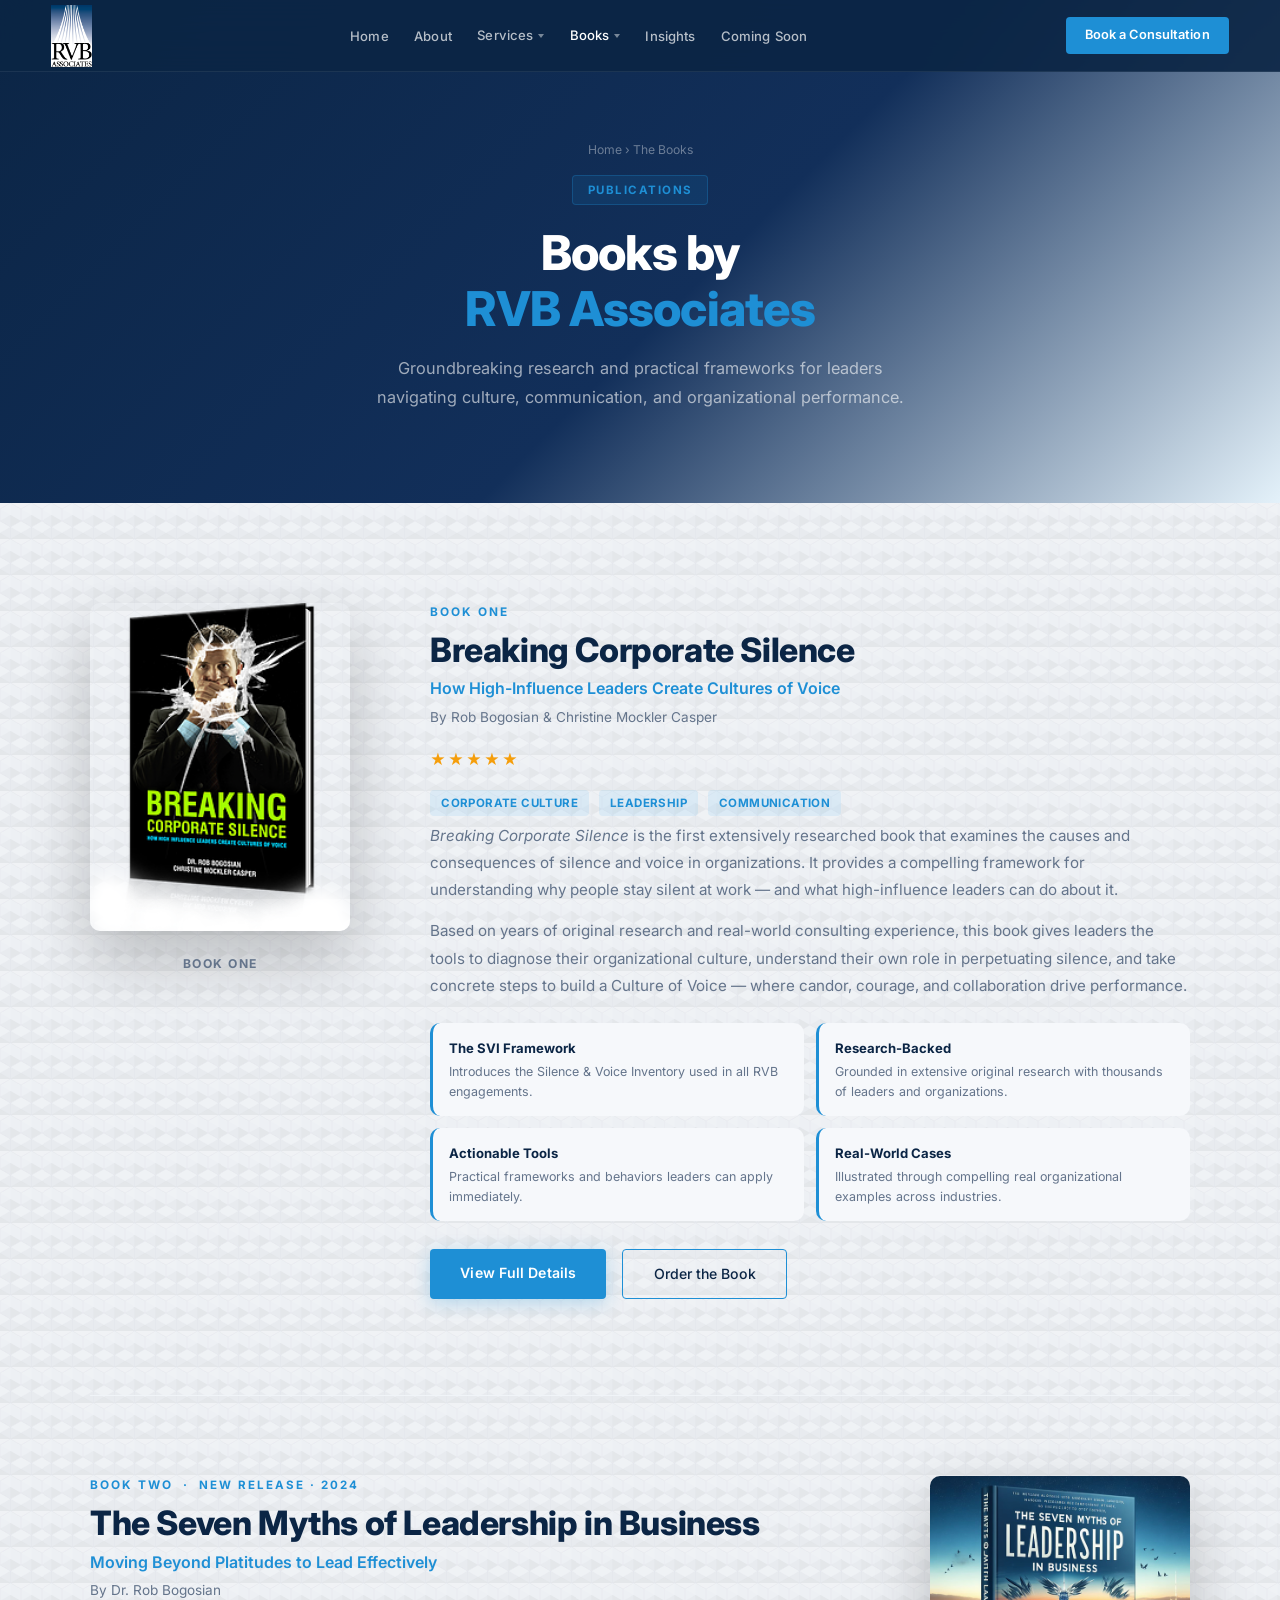
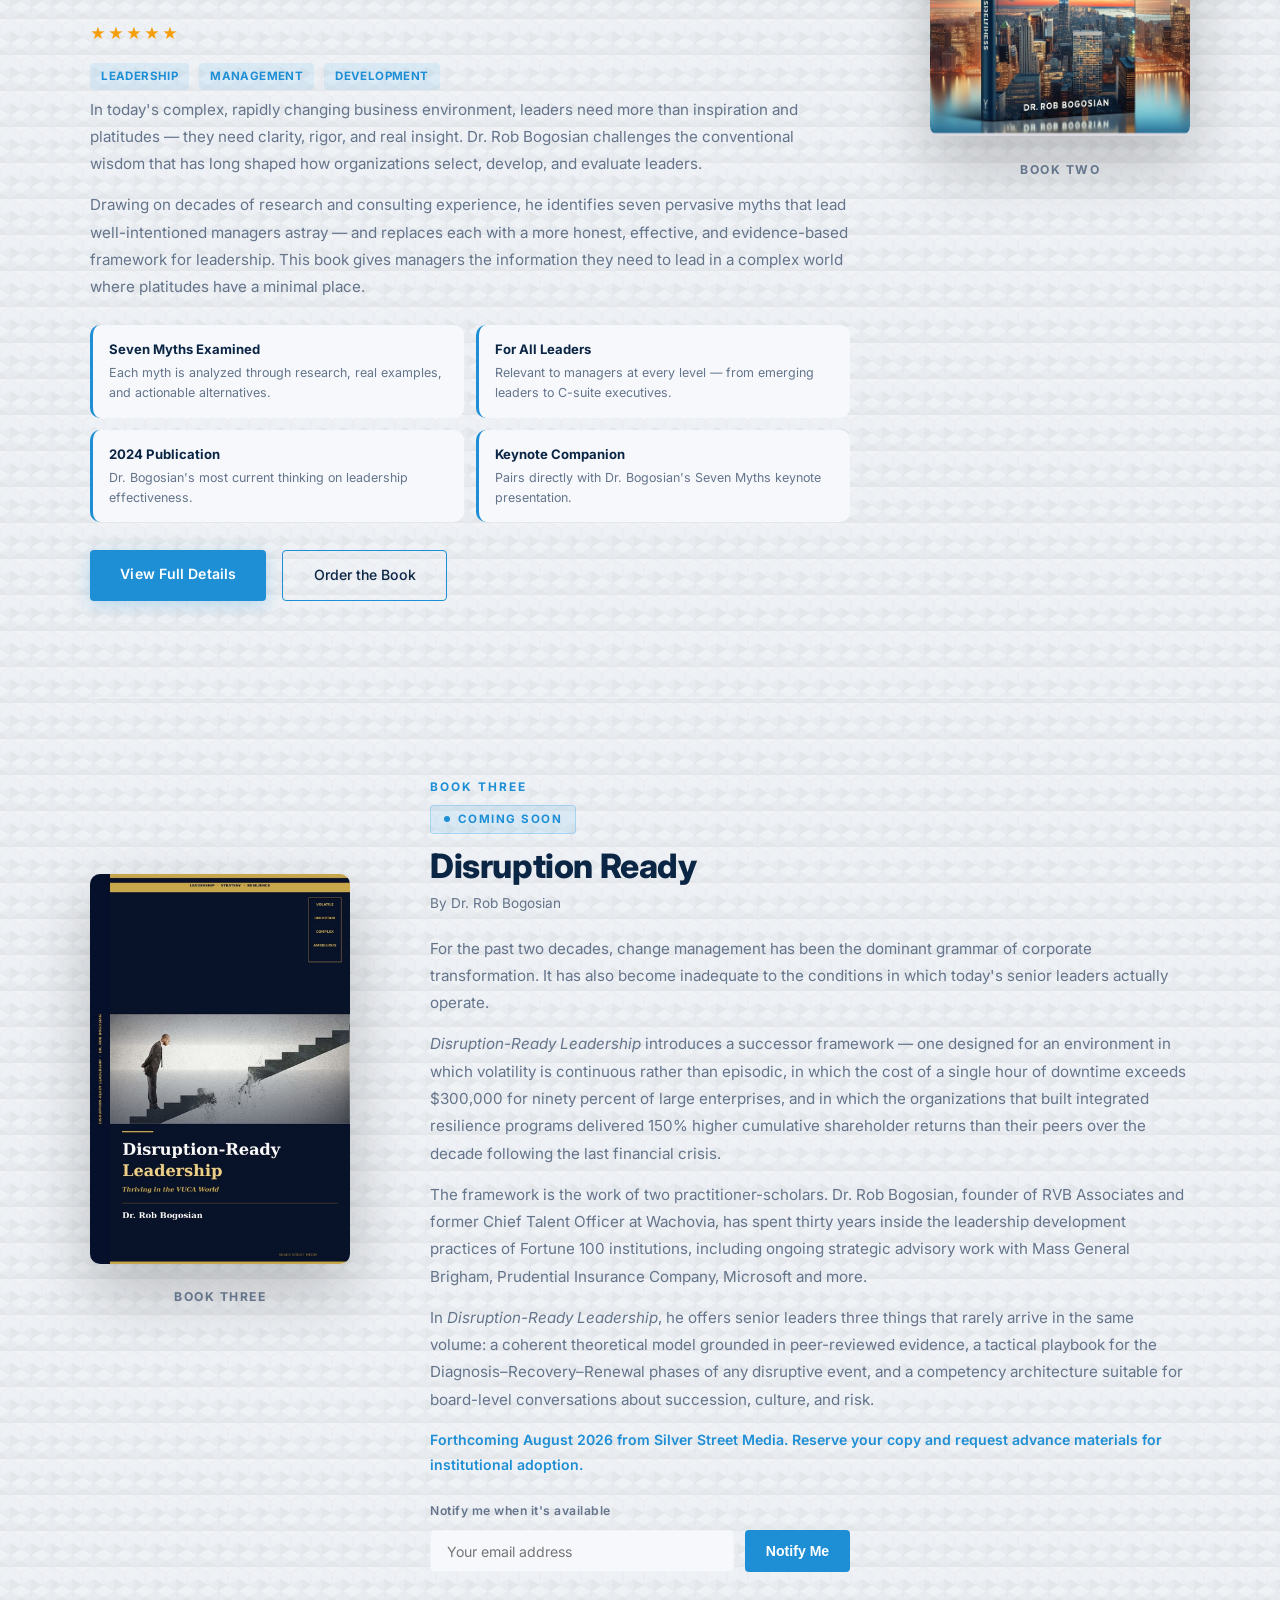
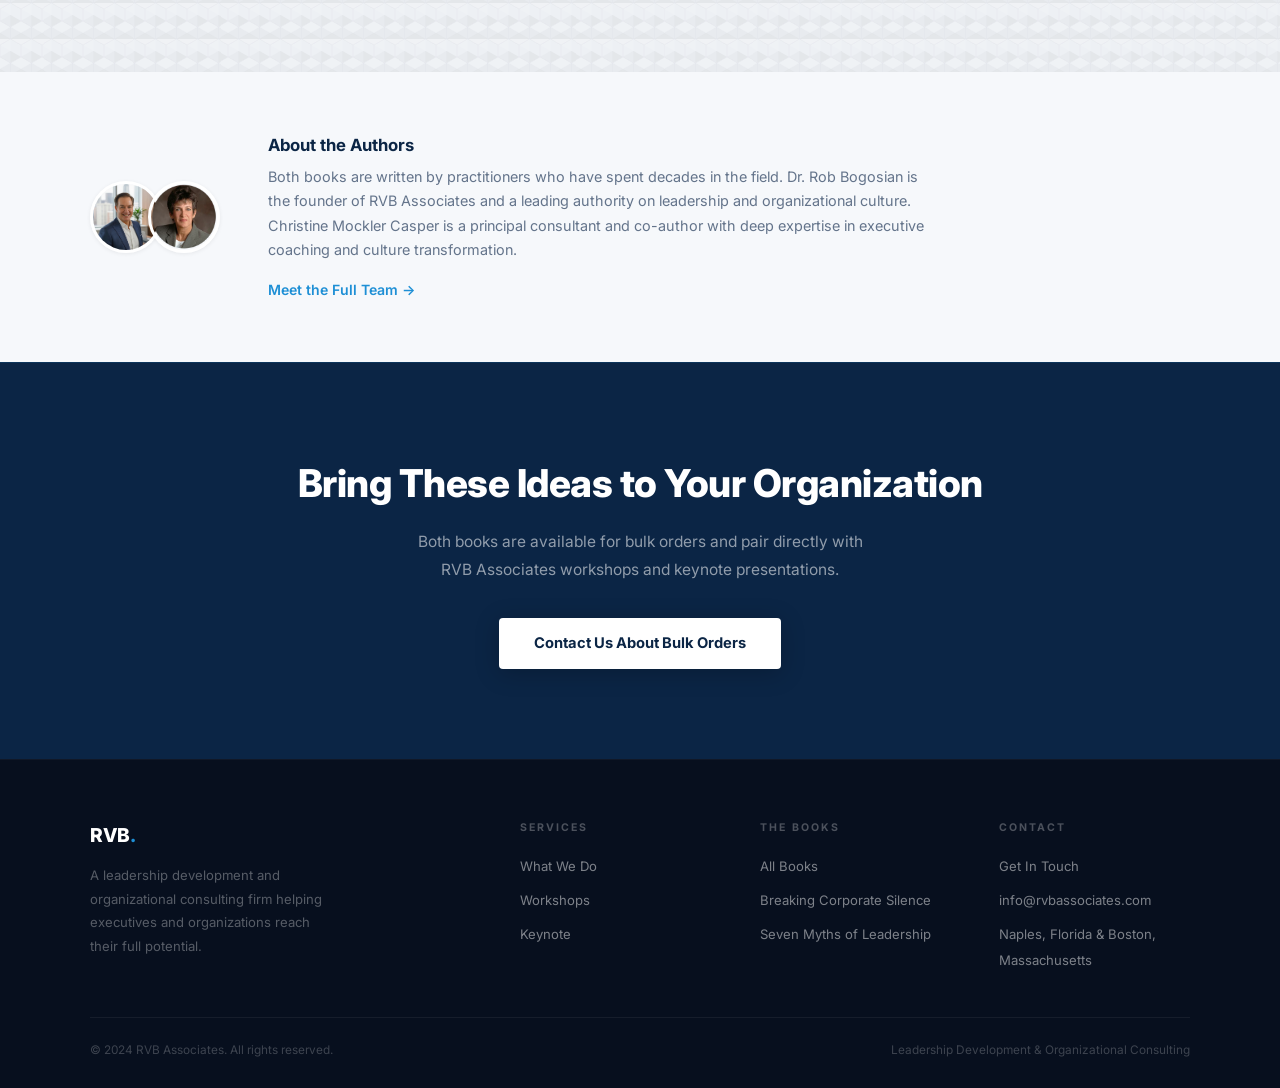
<file: books.html>
<!DOCTYPE html>
<html lang="en">
<head>
  <meta charset="UTF-8" /><meta name="viewport" content="width=device-width, initial-scale=1.0" />
  <title>Books by RVB Associates | Dr. Rob Bogosian</title>
  <link rel="preconnect" href="https://fonts.googleapis.com" />
  <link rel="preconnect" href="https://fonts.gstatic.com" crossorigin />
  <link href="https://fonts.googleapis.com/css2?family=Inter:wght@300;400;500;600;700;800&display=swap" rel="stylesheet" />
  <link rel="stylesheet" href="rvb-styles.css" />
  <style>
    /* ── BOOKS HUB ── */
    .books-hub { background: var(--white); }

    .book-feature {
      max-width: 1100px; margin: 0 auto 6rem;
      display: grid; grid-template-columns: 260px 1fr; gap: 5rem; align-items: start;
    }
    .book-feature:last-child { margin-bottom: 0; }
    .book-feature.reverse { grid-template-columns: 1fr 260px; }
    .book-feature.reverse .book-cover-col { order: 2; }
    .book-feature.reverse .book-content-col { order: 1; }

    .book-cover-col { position: sticky; top: 96px; }
    .book-cover-col img {
      width: 100%; border-radius: 10px;
      box-shadow: 0 28px 64px rgba(0,0,0,.22);
      transition: transform .35s ease, box-shadow .35s ease;
    }
    .book-cover-col img:hover { transform: translateY(-6px) rotate(-1deg); box-shadow: 0 40px 80px rgba(0,0,0,.28); }
    .cover-label { text-align: center; margin-top: 1rem; font-size: .76rem; font-weight: 700; letter-spacing: 1.5px; text-transform: uppercase; color: var(--gray-500); }

    .book-num { font-size: .74rem; font-weight: 700; letter-spacing: 2px; text-transform: uppercase; color: var(--blue); margin-bottom: .5rem; }
    .book-content-col h2 { font-size: clamp(1.5rem, 2.8vw, 2.1rem); font-weight: 800; color: var(--navy); line-height: 1.2; letter-spacing: -.4px; margin-bottom: .4rem; }
    .book-content-col .subtitle { font-size: 1rem; color: var(--blue); font-weight: 600; margin-bottom: .3rem; }
    .book-content-col .authors { font-size: .85rem; color: var(--gray-500); margin-bottom: 1.25rem; }
    .stars { color: #f59e0b; font-size: .95rem; margin-bottom: 1rem; letter-spacing: 2px; }
    .book-content-col p { font-size: .95rem; color: var(--gray-500); line-height: 1.8; margin-bottom: .85rem; }

    .book-highlights { display: grid; grid-template-columns: 1fr 1fr; gap: .75rem; margin: 1.5rem 0; }
    .highlight { background: var(--off-white); border-radius: var(--radius); padding: .9rem 1rem; border-left: 3px solid var(--blue); }
    .highlight h4 { font-size: .82rem; font-weight: 700; color: var(--navy); margin-bottom: .2rem; }
    .highlight p { font-size: .78rem; color: var(--gray-500); line-height: 1.6; margin: 0; }

    .book-actions { display: flex; gap: 1rem; flex-wrap: wrap; margin-top: 1.75rem; }
    .book-tag { display: inline-block; padding: .25rem .7rem; background: rgba(46,163,242,.1); color: var(--blue); border-radius: 4px; font-size: .72rem; font-weight: 700; text-transform: uppercase; letter-spacing: .4px; margin-right: .35rem; margin-bottom: .35rem; }

    .divider { max-width: 1100px; margin: 0 auto; height: 1px; background: var(--gray-100); }

    /* Author strip */
    .author-strip { background: var(--off-white); padding: 60px 5%; }
    .author-strip-inner { max-width: 1100px; margin: 0 auto; display: grid; grid-template-columns: auto 1fr; gap: 3rem; align-items: center; }
    .author-photos { display: flex; gap: -1rem; }
    .author-photos img { width: 72px; height: 72px; border-radius: 50%; object-fit: cover; border: 3px solid var(--white); box-shadow: var(--shadow-sm); margin-left: -14px; }
    .author-photos img:first-child { margin-left: 0; }
    .author-strip h3 { font-size: 1.05rem; font-weight: 700; color: var(--navy); margin-bottom: .35rem; }
    .author-strip p { font-size: .9rem; color: var(--gray-500); line-height: 1.7; max-width: 660px; }

    @media (max-width: 860px) {
      .book-feature, .book-feature.reverse { grid-template-columns: 1fr; gap: 2.5rem; }
      .book-feature.reverse .book-cover-col, .book-feature.reverse .book-content-col { order: unset; }
      .book-cover-col { position: static; max-width: 200px; }
      .book-highlights { grid-template-columns: 1fr; }
      .author-strip-inner { grid-template-columns: 1fr; gap: 1.5rem; }
    }
  </style>
</head>
<body>
<nav id="navbar">
  <a href="index.html" class="nav-logo"><img src="Images/RVB_Associates_logo_high_res.png" alt="RVB Associates" /></a>
  <ul class="nav-links">
    <li><a href="index.html">Home</a></li>
    <li><a href="about.html">About</a></li>
    <li class="has-dropdown">
      <a href="what-we-do.html">Services</a>
      <ul class="dropdown">
        <li><a href="what-we-do.html">What We Do</a></li>
        <li><a href="workshops.html">Workshops</a></li>
        <li><a href="keynote.html">Keynote Speaking</a></li>
      </ul>
    </li>
    <li class="has-dropdown"><a href="books.html" class="active">Books</a><ul class="dropdown"><li><a href="the-book.html">Breaking Corporate Silence</a></li><li><a href="seven-myths.html">Seven Myths of Leadership</a></li><li><a href="books.html#disruption-ready">Disruption Ready</a></li></ul></li>
    <li><a href="newsroom.html">Insights</a></li>
    <li><a href="disruption-ready.html">Coming Soon</a></li>
  </ul>
  <button class="nav-hamburger" aria-label="Toggle navigation"><span></span><span></span><span></span></button>
  <a href="contact.html" class="nav-cta">Book a Consultation</a>
</nav>

<div class="page-hero">
  <div class="breadcrumb"><a href="index.html">Home</a> &rsaquo; <span>The Books</span></div>
  <div class="page-hero-badge">Publications</div>
  <h1>Books by<br/><em>RVB Associates</em></h1>
  <p>Groundbreaking research and practical frameworks for leaders navigating culture, communication, and organizational performance.</p>
</div>

<!-- BOOKS HUB -->
<section class="books-hub">
  <div class="container">

    <!-- BOOK 1 -->
    <div class="book-feature fade-up">
      <div class="book-cover-col">
        <img src="Images/ImageDownloader_rvbassociates.com_corporate-silence-book.png" alt="Breaking Corporate Silence" />
        <div class="cover-label">Book One</div>
      </div>
      <div class="book-content-col">
        <div class="book-num">Book One</div>
        <h2>Breaking Corporate Silence</h2>
        <div class="subtitle">How High-Influence Leaders Create Cultures of Voice</div>
        <div class="authors">By Rob Bogosian &amp; Christine Mockler Casper</div>
        <div class="stars">★★★★★</div>
        <span class="book-tag">Corporate Culture</span>
        <span class="book-tag">Leadership</span>
        <span class="book-tag">Communication</span>
        <p><em>Breaking Corporate Silence</em> is the first extensively researched book that examines the causes and consequences of silence and voice in organizations. It provides a compelling framework for understanding why people stay silent at work — and what high-influence leaders can do about it.</p>
        <p>Based on years of original research and real-world consulting experience, this book gives leaders the tools to diagnose their organizational culture, understand their own role in perpetuating silence, and take concrete steps to build a Culture of Voice — where candor, courage, and collaboration drive performance.</p>
        <div class="book-highlights">
          <div class="highlight"><h4>The SVI Framework</h4><p>Introduces the Silence &amp; Voice Inventory used in all RVB engagements.</p></div>
          <div class="highlight"><h4>Research-Backed</h4><p>Grounded in extensive original research with thousands of leaders and organizations.</p></div>
          <div class="highlight"><h4>Actionable Tools</h4><p>Practical frameworks and behaviors leaders can apply immediately.</p></div>
          <div class="highlight"><h4>Real-World Cases</h4><p>Illustrated through compelling real organizational examples across industries.</p></div>
        </div>
        <div class="book-actions">
          <a href="the-book.html" class="btn-primary">View Full Details</a>
          <a href="contact.html" class="btn-outline">Order the Book</a>
        </div>
      </div>
    </div>

    <div class="divider" style="margin:5rem auto;"></div>

    <!-- BOOK 2 -->
    <div class="book-feature reverse fade-up">
      <div class="book-content-col">
        <div class="book-num">Book Two &nbsp;·&nbsp; <span style="color:var(--blue);font-size:.72rem;">New Release · 2024</span></div>
        <h2>The Seven Myths of Leadership in Business</h2>
        <div class="subtitle">Moving Beyond Platitudes to Lead Effectively</div>
        <div class="authors">By Dr. Rob Bogosian</div>
        <div class="stars">★★★★★</div>
        <span class="book-tag">Leadership</span>
        <span class="book-tag">Management</span>
        <span class="book-tag">Development</span>
        <p>In today's complex, rapidly changing business environment, leaders need more than inspiration and platitudes — they need clarity, rigor, and real insight. Dr. Rob Bogosian challenges the conventional wisdom that has long shaped how organizations select, develop, and evaluate leaders.</p>
        <p>Drawing on decades of research and consulting experience, he identifies seven pervasive myths that lead well-intentioned managers astray — and replaces each with a more honest, effective, and evidence-based framework for leadership. This book gives managers the information they need to lead in a complex world where platitudes have a minimal place.</p>
        <div class="book-highlights">
          <div class="highlight"><h4>Seven Myths Examined</h4><p>Each myth is analyzed through research, real examples, and actionable alternatives.</p></div>
          <div class="highlight"><h4>For All Leaders</h4><p>Relevant to managers at every level — from emerging leaders to C-suite executives.</p></div>
          <div class="highlight"><h4>2024 Publication</h4><p>Dr. Bogosian's most current thinking on leadership effectiveness.</p></div>
          <div class="highlight"><h4>Keynote Companion</h4><p>Pairs directly with Dr. Bogosian's Seven Myths keynote presentation.</p></div>
        </div>
        <div class="book-actions">
          <a href="seven-myths.html" class="btn-primary">View Full Details</a>
          <a href="contact.html" class="btn-outline">Order the Book</a>
        </div>
      </div>
      <div class="book-cover-col">
        <img src="Images/ImageDownloader_rvbassociates.com_7-Myths-of-Leadership-Book.jpg" alt="The Seven Myths of Leadership in Business" />
        <div class="cover-label">Book Two</div>
      </div>
    </div>

    <div class="divider" style="margin:5rem auto;"></div>

    <!-- BOOK 3 — COMING SOON -->
    <div id="disruption-ready" class="book-feature fade-up">
      <div class="book-cover-col" style="position:relative;">
        <img src="Images/Disruption_Ready_Book_Cover.jpeg" alt="Disruption Ready" />
        <div class="cover-label">Book Three</div>
      </div>
      <div class="book-content-col">
        <div class="book-num">Book Three</div>
        <div style="display:inline-flex;align-items:center;gap:.5rem;background:rgba(46,163,242,.1);border:1px solid rgba(46,163,242,.28);color:var(--blue);padding:.28rem .8rem;border-radius:4px;font-size:.72rem;font-weight:700;letter-spacing:1.5px;text-transform:uppercase;margin-bottom:.75rem;">
          <span style="width:6px;height:6px;border-radius:50%;background:var(--blue);display:inline-block;"></span>Coming Soon
        </div>
        <h2>Disruption Ready</h2>
        <div class="authors">By Dr. Rob Bogosian</div>
        <p>For the past two decades, change management has been the dominant grammar of corporate transformation. It has also become inadequate to the conditions in which today's senior leaders actually operate.</p>
        <p><em>Disruption-Ready Leadership</em> introduces a successor framework — one designed for an environment in which volatility is continuous rather than episodic, in which the cost of a single hour of downtime exceeds $300,000 for ninety percent of large enterprises, and in which the organizations that built integrated resilience programs delivered 150% higher cumulative shareholder returns than their peers over the decade following the last financial crisis.</p>
        <p>The framework is the work of two practitioner-scholars. Dr. Rob Bogosian, founder of RVB Associates and former Chief Talent Officer at Wachovia, has spent thirty years inside the leadership development practices of Fortune 100 institutions, including ongoing strategic advisory work with Mass General Brigham, Prudential Insurance Company, Microsoft and more.</p>
        <p>In <em>Disruption-Ready Leadership</em>, he offers senior leaders three things that rarely arrive in the same volume: a coherent theoretical model grounded in peer-reviewed evidence, a tactical playbook for the Diagnosis–Recovery–Renewal phases of any disruptive event, and a competency architecture suitable for board-level conversations about succession, culture, and risk.</p>
        <p style="font-size:.88rem;color:var(--blue);font-weight:600;">Forthcoming August 2026 from Silver Street Media. Reserve your copy and request advance materials for institutional adoption.</p>
        <div style="margin-top:1.5rem;">
          <div style="font-size:.76rem;font-weight:600;color:var(--gray-500);letter-spacing:.5px;margin-bottom:.6rem;">Notify me when it's available</div>
          <div style="display:flex;gap:.7rem;flex-wrap:wrap;max-width:420px;">
            <input type="email" placeholder="Your email address" style="flex:1;min-width:180px;padding:.72rem 1rem;background:var(--off-white);border:1.5px solid var(--gray-100);border-radius:4px;font-family:'Inter',sans-serif;font-size:.88rem;color:var(--navy);outline:none;transition:border-color .25s;" onfocus="this.style.borderColor='var(--blue)'" onblur="this.style.borderColor='var(--gray-100)'" />
            <button type="button" style="background:var(--blue);color:var(--white);border:none;padding:.72rem 1.3rem;border-radius:4px;font-size:.88rem;font-weight:600;cursor:pointer;white-space:nowrap;transition:background .25s;" onmouseover="this.style.background='var(--blue-dark)'" onmouseout="this.style.background='var(--blue)'">Notify Me</button>
          </div>
        </div>
      </div>
    </div>

  </div>
</section>

<!-- AUTHOR STRIP -->
<div class="author-strip">
  <div class="author-strip-inner">
    <div class="author-photos">
      <img src="Images/Rob bogosian.jpeg" alt="Dr. Rob Bogosian" />
      <img src="Images/ImageDownloader_rvbassociates.com_rvb-christine-mockler-casper.png" alt="Christine Mockler Casper" />
    </div>
    <div>
      <h3>About the Authors</h3>
      <p>Both books are written by practitioners who have spent decades in the field. Dr. Rob Bogosian is the founder of RVB Associates and a leading authority on leadership and organizational culture. Christine Mockler Casper is a principal consultant and co-author with deep expertise in executive coaching and culture transformation.</p>
      <a href="about.html" style="display:inline-block;margin-top:1rem;font-size:.88rem;font-weight:600;color:var(--blue);text-decoration:none;">Meet the Full Team →</a>
    </div>
  </div>
</div>

<!-- CTA -->
<div class="cta-banner fade-up">
  <h2>Bring These Ideas to Your Organization</h2>
  <p>Both books are available for bulk orders and pair directly with RVB Associates workshops and keynote presentations.</p>
  <a href="contact.html" class="btn-white">Contact Us About Bulk Orders</a>
</div>

<footer>
  <div class="footer-grid">
    <div class="footer-brand"><div class="footer-logo">RVB<span>.</span></div><p>A leadership development and organizational consulting firm helping executives and organizations reach their full potential.</p></div>
    <div class="footer-col"><h4>Services</h4><ul><li><a href="what-we-do.html">What We Do</a></li><li><a href="workshops.html">Workshops</a></li><li><a href="keynote.html">Keynote</a></li></ul></div>
    <div class="footer-col"><h4>The Books</h4><ul><li><a href="books.html">All Books</a></li><li><a href="the-book.html">Breaking Corporate Silence</a></li><li><a href="seven-myths.html">Seven Myths of Leadership</a></li></ul></div>
    <div class="footer-col"><h4>Contact</h4><ul><li><a href="contact.html">Get In Touch</a></li><li><a href="mailto:info@rvbassociates.com">info@rvbassociates.com</a></li><li><a href="#">Naples, Florida &amp; Boston, Massachusetts</a></li></ul></div>
  </div>
  <div class="footer-bottom"><p>&copy; 2024 RVB Associates. All rights reserved.</p><p>Leadership Development &amp; Organizational Consulting</p></div>
</footer>
<script>
  const nb = document.getElementById('navbar');
  window.addEventListener('scroll', () => nb.classList.toggle('scrolled', window.scrollY > 40));
  document.querySelector('.nav-hamburger').addEventListener('click', () => nb.classList.toggle('nav-open'));
  document.querySelectorAll('.nav-links a').forEach(a => a.addEventListener('click', () => nb.classList.remove('nav-open')));
  const obs = new IntersectionObserver(e => e.forEach(x => x.isIntersecting && x.target.classList.add('visible')), { threshold: 0.1 });
  document.querySelectorAll('.fade-up').forEach(el => obs.observe(el));
</script>
</body>
</html>
</file>
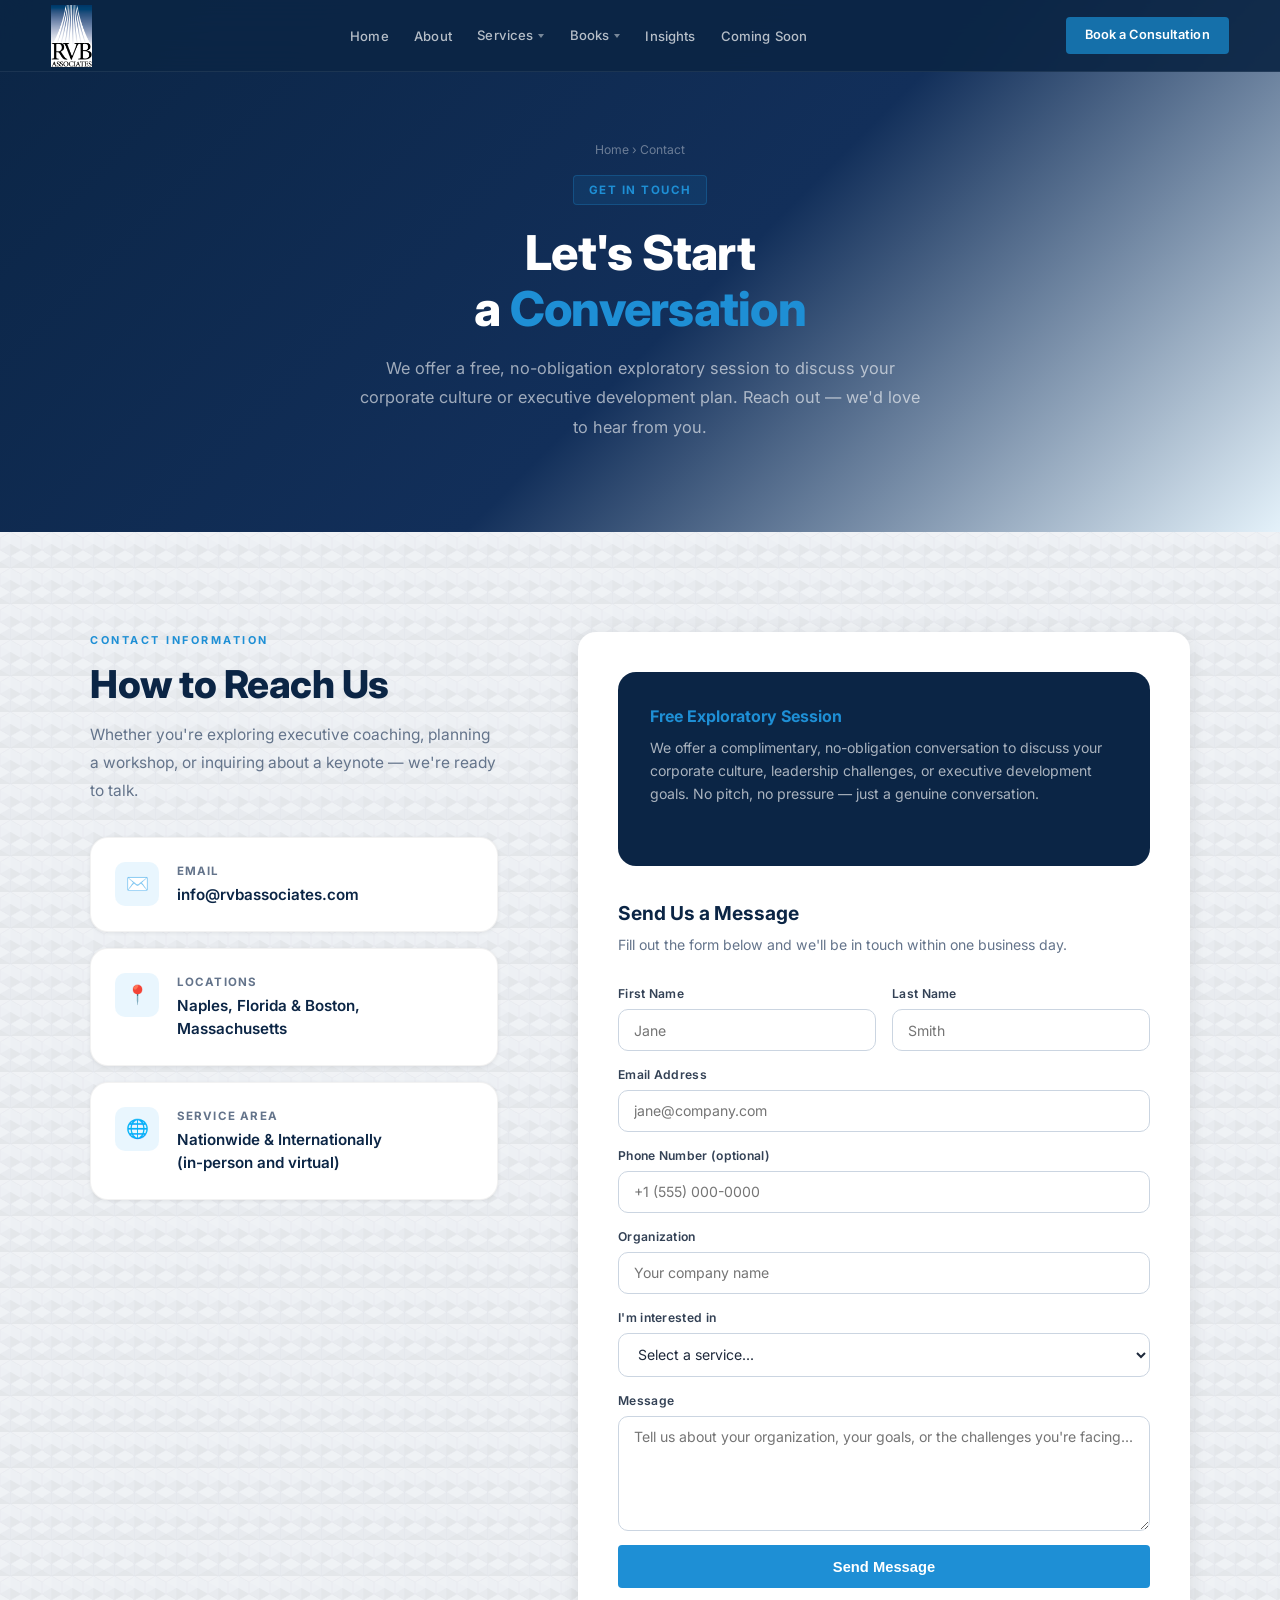
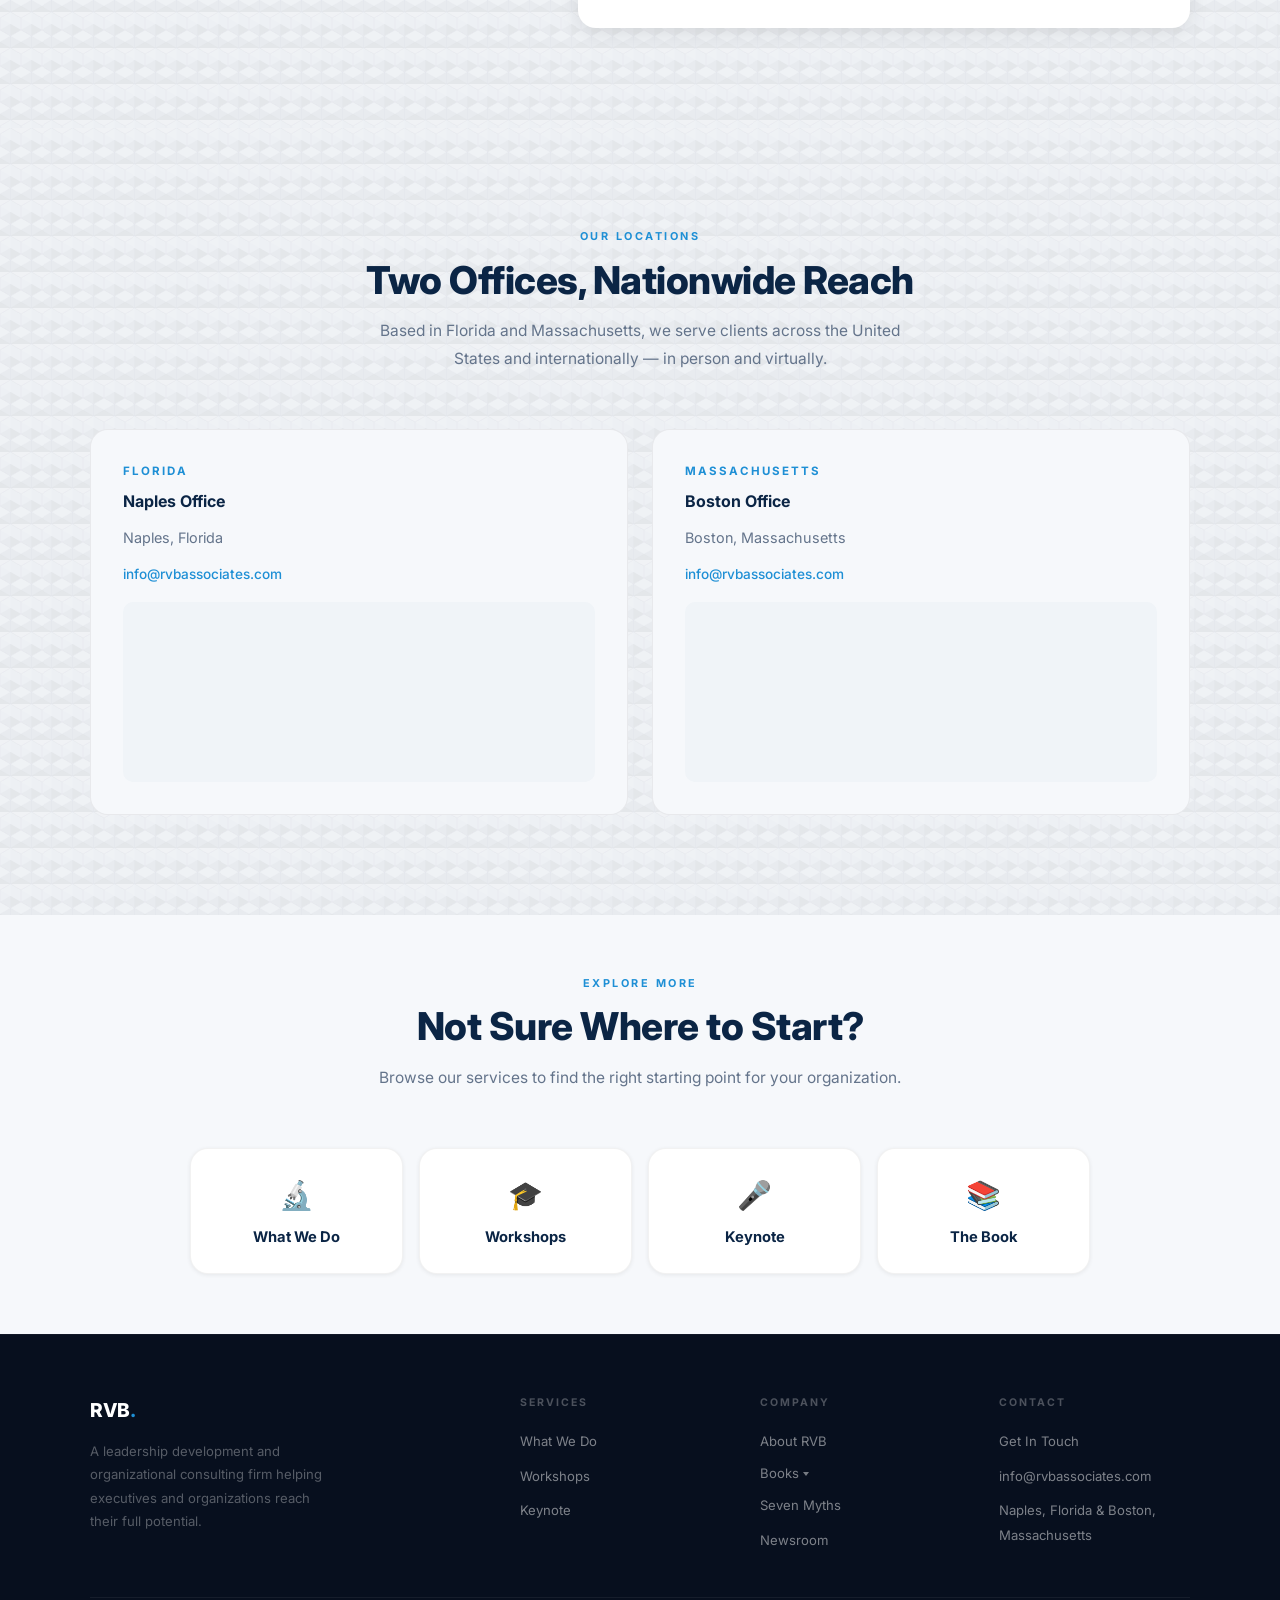
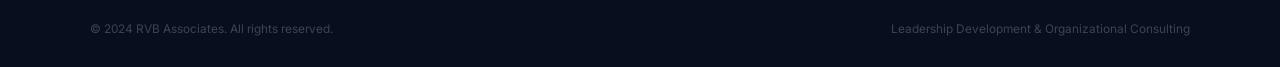
<file: contact.html>
<!DOCTYPE html>
<html lang="en">
<head>
  <meta charset="UTF-8" /><meta name="viewport" content="width=device-width, initial-scale=1.0" />
  <title>Contact RVB Associates | Schedule a Free Consultation</title>
  <link rel="preconnect" href="https://fonts.googleapis.com" />
  <link rel="preconnect" href="https://fonts.gstatic.com" crossorigin />
  <link href="https://fonts.googleapis.com/css2?family=Inter:wght@300;400;500;600;700;800&display=swap" rel="stylesheet" />
  <link rel="stylesheet" href="rvb-styles.css" />
  <style>
    .contact-section { background: var(--off-white); }
    .contact-grid { display: grid; grid-template-columns: 1fr 1.5fr; gap: 5rem; align-items: start; max-width: 1100px; margin: 0 auto; }
    .contact-info-block { display: flex; flex-direction: column; gap: 1rem; margin-top: 2rem; }
    .info-card { background: var(--white); border-radius: var(--radius-lg); padding: 1.5rem; display: flex; gap: 1.1rem; align-items: flex-start; box-shadow: var(--shadow-sm); border: 1px solid rgba(0,0,0,.05); transition: transform var(--transition); }
    .info-card:hover { transform: translateY(-2px); }
    .info-icon { width: 44px; height: 44px; border-radius: 10px; background: rgba(46,163,242,.1); color: var(--blue); display: flex; align-items: center; justify-content: center; font-size: 1.15rem; flex-shrink: 0; }
    .info-label { font-size: .72rem; font-weight: 700; letter-spacing: 1.2px; text-transform: uppercase; color: var(--gray-500); margin-bottom: .25rem; }
    .info-val { font-size: .95rem; color: var(--navy); font-weight: 600; line-height: 1.5; }
    .info-val a { color: var(--navy); text-decoration: none; }
    .info-val a:hover { color: var(--blue); }

    .offices { background: var(--white); }
    .offices-grid { display: grid; grid-template-columns: 1fr 1fr; gap: 1.5rem; max-width: 1100px; margin: 0 auto; }
    .office-card { background: var(--off-white); border-radius: var(--radius-lg); padding: 2rem; border: 1.5px solid rgba(0,0,0,.06); }
    .office-city { font-size: .72rem; font-weight: 700; letter-spacing: 2px; text-transform: uppercase; color: var(--blue); margin-bottom: .5rem; }
    .office-card h3 { font-size: 1rem; font-weight: 700; color: var(--navy); margin-bottom: .75rem; }
    .office-card p { font-size: .9rem; color: var(--gray-500); line-height: 1.7; }
    .office-map { height: 180px; background: var(--gray-100); border-radius: var(--radius); margin-top: 1rem; display: flex; align-items: center; justify-content: center; overflow: hidden; }
    .office-map iframe { width: 100%; height: 100%; border: none; filter: grayscale(20%); }

    .contact-form-wrap { background: var(--white); border-radius: var(--radius-lg); padding: 2.5rem; box-shadow: var(--shadow-md); }
    .contact-form-wrap h3 { font-size: 1.2rem; font-weight: 700; color: var(--navy); margin-bottom: .35rem; }
    .contact-form-wrap p { font-size: .88rem; color: var(--gray-500); margin-bottom: 1.75rem; line-height: 1.6; }

    .free-offer { background: var(--navy); border-radius: var(--radius-lg); padding: 2rem; margin-bottom: 2rem; }
    .free-offer h4 { font-size: 1rem; font-weight: 700; color: var(--blue); margin-bottom: .4rem; }
    .free-offer p { font-size: .88rem; color: rgba(255,255,255,.65); line-height: 1.65; }

    @media (max-width: 860px) {
      .contact-grid, .offices-grid { grid-template-columns: 1fr; gap: 2.5rem; }
    }
  </style>
</head>
<body>
<nav id="navbar">
  <a href="index.html" class="nav-logo"><img src="Images/RVB_Associates_logo_high_res.png" alt="RVB Associates" /></a>
  <ul class="nav-links">
    <li><a href="index.html">Home</a></li>
    <li><a href="about.html">About</a></li>
    <li class="has-dropdown">
      <a href="what-we-do.html">Services</a>
      <ul class="dropdown">
        <li><a href="what-we-do.html">What We Do</a></li>
        <li><a href="workshops.html">Workshops</a></li>
        <li><a href="keynote.html">Keynote Speaking</a></li>
      </ul>
    </li>
    <li class="has-dropdown"><a href="books.html">Books</a><ul class="dropdown"><li><a href="the-book.html">Breaking Corporate Silence</a></li><li><a href="seven-myths.html">Seven Myths of Leadership</a></li><li><a href="books.html#disruption-ready">Disruption Ready</a></li></ul></li>
    <li><a href="newsroom.html">Insights</a></li>
    <li><a href="disruption-ready.html">Coming Soon</a></li>
  </ul>
  <button class="nav-hamburger" aria-label="Toggle navigation"><span></span><span></span><span></span></button>
  <a href="contact.html" class="nav-cta active" style="background:var(--blue-dark);">Book a Consultation</a>
</nav>

<div class="page-hero">
  <div class="breadcrumb"><a href="index.html">Home</a> &rsaquo; <span>Contact</span></div>
  <div class="page-hero-badge">Get In Touch</div>
  <h1>Let's Start<br/>a <em>Conversation</em></h1>
  <p>We offer a free, no-obligation exploratory session to discuss your corporate culture or executive development plan. Reach out — we'd love to hear from you.</p>
</div>

<!-- CONTACT MAIN -->
<section class="contact-section">
  <div class="contact-grid">
    <div>
      <div class="section-label fade-up">Contact Information</div>
      <h2 class="section-title fade-up">How to Reach Us</h2>
      <p class="section-sub fade-up">Whether you're exploring executive coaching, planning a workshop, or inquiring about a keynote — we're ready to talk.</p>
      <div class="contact-info-block">
        <div class="info-card fade-up">
          <div class="info-icon">✉️</div>
          <div><div class="info-label">Email</div><div class="info-val"><a href="mailto:info@rvbassociates.com">info@rvbassociates.com</a></div></div>
        </div>
        <div class="info-card fade-up">
          <div class="info-icon">📍</div>
          <div><div class="info-label">Locations</div><div class="info-val">Naples, Florida &amp; Boston, Massachusetts</div></div>
        </div>
        <div class="info-card fade-up">
          <div class="info-icon">🌐</div>
          <div><div class="info-label">Service Area</div><div class="info-val">Nationwide &amp; Internationally<br/>(in-person and virtual)</div></div>
        </div>
      </div>
    </div>

    <div class="contact-form-wrap fade-up">
      <div class="free-offer">
        <h4>Free Exploratory Session</h4>
        <p>We offer a complimentary, no-obligation conversation to discuss your corporate culture, leadership challenges, or executive development goals. No pitch, no pressure — just a genuine conversation.</p>
      </div>
      <h3>Send Us a Message</h3>
      <p>Fill out the form below and we'll be in touch within one business day.</p>
      <div class="form-row">
        <div class="form-group"><label>First Name</label><input type="text" placeholder="Jane" /></div>
        <div class="form-group"><label>Last Name</label><input type="text" placeholder="Smith" /></div>
      </div>
      <div class="form-group"><label>Email Address</label><input type="email" placeholder="jane@company.com" /></div>
      <div class="form-group"><label>Phone Number (optional)</label><input type="tel" placeholder="+1 (555) 000-0000" /></div>
      <div class="form-group"><label>Organization</label><input type="text" placeholder="Your company name" /></div>
      <div class="form-group">
        <label>I'm interested in</label>
        <select>
          <option value="">Select a service...</option>
          <option>Free Exploratory Session</option>
          <option>Executive Coaching</option>
          <option>Culture Transformation</option>
          <option>Onsite Workshop</option>
          <option>Keynote Speaking</option>
          <option>SVI Diagnostic Assessment</option>
          <option>Book Order / Bulk Purchase</option>
          <option>Other</option>
        </select>
      </div>
      <div class="form-group"><label>Message</label><textarea placeholder="Tell us about your organization, your goals, or the challenges you're facing..."></textarea></div>
      <button class="form-submit" type="button">Send Message</button>
    </div>
  </div>
</section>

<!-- OFFICES -->
<section class="offices">
  <div class="container">
    <div class="section-header center fade-up">
      <div class="section-label">Our Locations</div>
      <h2 class="section-title">Two Offices, Nationwide Reach</h2>
      <p class="section-sub">Based in Florida and Massachusetts, we serve clients across the United States and internationally — in person and virtually.</p>
    </div>
    <div class="offices-grid">
      <div class="office-card fade-up">
        <div class="office-city">Florida</div>
        <h3>Naples Office</h3>
        <p>Naples, Florida</p>
        <p style="margin-top:.75rem;font-size:.85rem;color:var(--blue);font-weight:500;"><a href="mailto:info@rvbassociates.com" style="color:var(--blue);text-decoration:none;">info@rvbassociates.com</a></p>
        <div class="office-map">
          <iframe
            src="https://www.google.com/maps/embed?pb=!1m18!1m12!1m3!1d3582.8!2d-81.7!3d26.2!2m3!1f0!2f0!3f0!3m2!1i1024!2i768!4f13.1!3m3!1m2!1s0x0%3A0x0!2zMjbCsDEyJzAwLjAiTiA4McKwNDInMDAuMCJX!5e0!3m2!1sen!2sus!4v1234567890"
            title="Naples, FL location"
            loading="lazy"
            referrerpolicy="no-referrer-when-downgrade">
          </iframe>
        </div>
      </div>
      <div class="office-card fade-up">
        <div class="office-city">Massachusetts</div>
        <h3>Boston Office</h3>
        <p>Boston, Massachusetts</p>
        <p style="margin-top:.75rem;font-size:.85rem;color:var(--blue);font-weight:500;"><a href="mailto:info@rvbassociates.com" style="color:var(--blue);text-decoration:none;">info@rvbassociates.com</a></p>
        <div class="office-map">
          <iframe
            src="https://www.google.com/maps/embed?pb=!1m18!1m12!1m3!1d3057.8!2d-70.5!3d41.6!2m3!1f0!2f0!3f0!3m2!1i1024!2i768!4f13.1!3m3!1m2!1s0x0%3A0x0!2zNDHCsDM2JzAwLjAiTiA3MMKwMzAnMDAuMCJX!5e0!3m2!1sen!2sus!4v1234567891"
            title="Mashpee, MA location"
            loading="lazy"
            referrerpolicy="no-referrer-when-downgrade">
          </iframe>
        </div>
      </div>
    </div>
  </div>
</section>

<!-- QUICK LINKS -->
<section style="background:var(--off-white);padding:60px 5%;">
  <div class="container">
    <div class="section-header center fade-up">
      <div class="section-label">Explore More</div>
      <h2 class="section-title">Not Sure Where to Start?</h2>
      <p class="section-sub">Browse our services to find the right starting point for your organization.</p>
    </div>
    <div style="display:grid;grid-template-columns:repeat(auto-fit,minmax(200px,1fr));gap:1rem;max-width:900px;margin:0 auto;">
      <a href="what-we-do.html" style="text-decoration:none;background:var(--white);border-radius:var(--radius-lg);padding:1.5rem;text-align:center;box-shadow:var(--shadow-sm);border:1px solid rgba(0,0,0,.05);transition:transform .25s;display:block;" onmouseover="this.style.transform='translateY(-3px)'" onmouseout="this.style.transform=''"><div style="font-size:1.75rem;margin-bottom:.5rem;">🔬</div><div style="font-size:.92rem;font-weight:700;color:var(--navy);">What We Do</div></a>
      <a href="workshops.html" style="text-decoration:none;background:var(--white);border-radius:var(--radius-lg);padding:1.5rem;text-align:center;box-shadow:var(--shadow-sm);border:1px solid rgba(0,0,0,.05);transition:transform .25s;display:block;" onmouseover="this.style.transform='translateY(-3px)'" onmouseout="this.style.transform=''"><div style="font-size:1.75rem;margin-bottom:.5rem;">🎓</div><div style="font-size:.92rem;font-weight:700;color:var(--navy);">Workshops</div></a>
      <a href="keynote.html" style="text-decoration:none;background:var(--white);border-radius:var(--radius-lg);padding:1.5rem;text-align:center;box-shadow:var(--shadow-sm);border:1px solid rgba(0,0,0,.05);transition:transform .25s;display:block;" onmouseover="this.style.transform='translateY(-3px)'" onmouseout="this.style.transform=''"><div style="font-size:1.75rem;margin-bottom:.5rem;">🎤</div><div style="font-size:.92rem;font-weight:700;color:var(--navy);">Keynote</div></a>
      <a href="the-book.html" style="text-decoration:none;background:var(--white);border-radius:var(--radius-lg);padding:1.5rem;text-align:center;box-shadow:var(--shadow-sm);border:1px solid rgba(0,0,0,.05);transition:transform .25s;display:block;" onmouseover="this.style.transform='translateY(-3px)'" onmouseout="this.style.transform=''"><div style="font-size:1.75rem;margin-bottom:.5rem;">📚</div><div style="font-size:.92rem;font-weight:700;color:var(--navy);">The Book</div></a>
    </div>
  </div>
</section>

<footer>
  <div class="footer-grid">
    <div class="footer-brand"><div class="footer-logo">RVB<span>.</span></div><p>A leadership development and organizational consulting firm helping executives and organizations reach their full potential.</p></div>
    <div class="footer-col"><h4>Services</h4><ul><li><a href="what-we-do.html">What We Do</a></li><li><a href="workshops.html">Workshops</a></li><li><a href="keynote.html">Keynote</a></li></ul></div>
    <div class="footer-col"><h4>Company</h4><ul><li><a href="about.html">About RVB</a></li><li class="has-dropdown"><a href="books.html">Books</a><ul class="dropdown"><li><a href="the-book.html">Breaking Corporate Silence</a></li><li><a href="seven-myths.html">Seven Myths of Leadership</a></li><li><a href="disruption-ready.html">Disruption Ready</a></li></ul></li><li><a href="seven-myths.html">Seven Myths</a></li><li><a href="newsroom.html">Newsroom</a></li></ul></div>
    <div class="footer-col"><h4>Contact</h4><ul><li><a href="contact.html">Get In Touch</a></li><li><a href="mailto:info@rvbassociates.com">info@rvbassociates.com</a></li><li><a href="#">Naples, Florida &amp; Boston, Massachusetts</a></li></ul></div>
  </div>
  <div class="footer-bottom"><p>&copy; 2024 RVB Associates. All rights reserved.</p><p>Leadership Development &amp; Organizational Consulting</p></div>
</footer>
<script>
  const nb = document.getElementById('navbar');
  window.addEventListener('scroll', () => nb.classList.toggle('scrolled', window.scrollY > 40));
  document.querySelector('.nav-hamburger').addEventListener('click', () => nb.classList.toggle('nav-open'));
  document.querySelectorAll('.nav-links a').forEach(a => a.addEventListener('click', () => nb.classList.remove('nav-open')));
  const obs = new IntersectionObserver(e => e.forEach(x => x.isIntersecting && x.target.classList.add('visible')), { threshold: 0.1 });
  document.querySelectorAll('.fade-up').forEach(el => obs.observe(el));
</script>
</body>
</html>
</file>
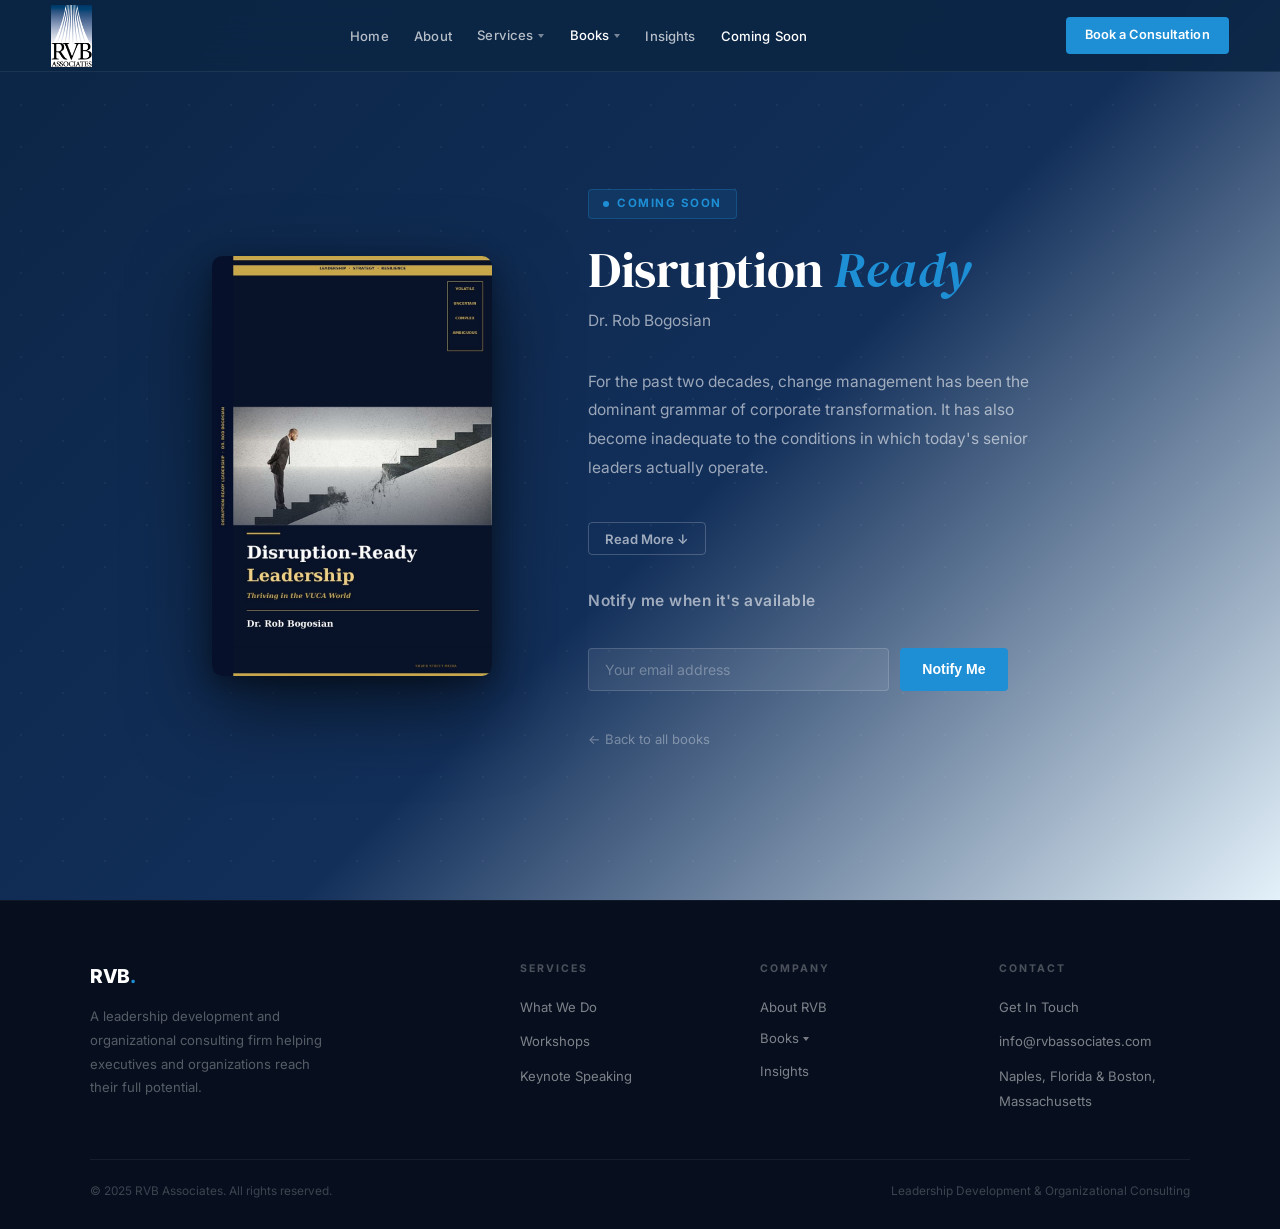
<file: disruption-ready.html>
<!DOCTYPE html>
<html lang="en">
<head>
  <meta charset="UTF-8" /><meta name="viewport" content="width=device-width, initial-scale=1.0" />
  <title>Disruption Ready | Coming Soon — RVB Associates</title>
  <link rel="preconnect" href="https://fonts.googleapis.com" />
  <link rel="preconnect" href="https://fonts.gstatic.com" crossorigin />
  <link href="https://fonts.googleapis.com/css2?family=DM+Serif+Display:ital@0;1&family=Inter:wght@300;400;500;600;700;800&display=swap" rel="stylesheet" />
  <link rel="stylesheet" href="rvb-styles.css" />
  <style>
    .coming-soon-wrap {
      min-height: 100dvh;
      display: flex; align-items: center; justify-content: center;
      padding: 120px 5% 80px;
      background: linear-gradient(135deg, var(--navy) 0%, var(--navy-light) 55%, rgba(30,143,213,.12) 100%);
      position: relative; overflow: hidden;
    }
    .coming-soon-wrap::before {
      content: ''; position: absolute; inset: 0; z-index: 0; pointer-events: none;
      background-image: radial-gradient(circle, rgba(255,255,255,.045) 1px, transparent 1px);
      background-size: 42px 42px;
    }
    .coming-soon-inner {
      position: relative; z-index: 1;
      display: flex; align-items: center; gap: 6rem; max-width: 1000px; margin: 0 auto;
    }
    .book-cover-wrap {
      flex-shrink: 0; width: 280px;
    }
    .book-cover-wrap img {
      width: 100%; border-radius: 10px;
      box-shadow: 0 32px 80px rgba(0,0,0,.55), 0 8px 24px rgba(0,0,0,.35);
    }
    .coming-soon-text { flex: 1; }
    .cs-badge {
      display: inline-flex; align-items: center; gap: .5rem;
      background: rgba(30,143,213,.12); border: 1px solid rgba(30,143,213,.28);
      color: var(--blue); padding: .3rem .9rem; border-radius: 4px;
      font-size: .72rem; font-weight: 700; letter-spacing: 1.5px; text-transform: uppercase;
      margin-bottom: 1.4rem;
    }
    .cs-badge::before { content: ''; width: 6px; height: 6px; border-radius: 50%; background: var(--blue); animation: pulse-dot 1.6s ease-in-out infinite; }
    @keyframes pulse-dot { 0%,100%{opacity:.4;transform:scale(1)} 50%{opacity:1;transform:scale(1.3)} }
    .coming-soon-text h1 {
      font-family: 'DM Serif Display', Georgia, serif;
      font-size: clamp(2.2rem, 4vw, 3.2rem); font-weight: 400;
      color: var(--white); line-height: 1.1; letter-spacing: -.3px; margin-bottom: .6rem;
    }
    .coming-soon-text h1 em { color: var(--blue); font-style: italic; }
    .cs-author { font-size: .9rem; color: rgba(255,255,255,.45); margin-bottom: 1.8rem; }
    .coming-soon-text p {
      font-size: .97rem; color: rgba(255,255,255,.58); line-height: 1.85; margin-bottom: 2rem; max-width: 480px;
    }
    .cs-notify-label { font-size: .76rem; font-weight: 600; color: rgba(255,255,255,.4); letter-spacing: .5px; margin-bottom: .7rem; }
    .cs-form { display: flex; gap: .7rem; max-width: 420px; }
    .cs-form input {
      flex: 1; padding: .75rem 1rem;
      background: rgba(255,255,255,.07); border: 1.5px solid rgba(255,255,255,.15);
      border-radius: 4px; color: var(--white); font-family: 'Inter', sans-serif;
      font-size: .88rem; outline: none;
      transition: border-color .25s;
    }
    .cs-form input::placeholder { color: rgba(255,255,255,.3); }
    .cs-form input:focus { border-color: var(--blue); }
    .cs-form button {
      background: var(--blue); color: var(--white); border: none;
      padding: .75rem 1.4rem; border-radius: 4px; font-size: .88rem; font-weight: 600;
      cursor: pointer; white-space: nowrap;
      transition: background .25s, transform .25s;
    }
    .cs-form button:hover { background: var(--blue-dark); transform: translateY(-1px); }
    .cs-back { margin-top: 2.2rem; }
    .cs-back a { font-size: .82rem; color: rgba(255,255,255,.35); text-decoration: none; transition: color .25s; }
    .cs-back a:hover { color: rgba(255,255,255,.7); }
    .cs-back a::before { content: '← '; }

    .read-more-wrap { margin-bottom: 2rem; }
    .read-more-content {
      max-height: 0; overflow: hidden;
      transition: max-height .5s ease, opacity .4s ease;
      opacity: 0;
    }
    .read-more-content.open { max-height: 600px; opacity: 1; }
    .read-more-btn {
      background: none; border: 1px solid rgba(255,255,255,.2); color: rgba(255,255,255,.6);
      font-family: 'Inter', sans-serif; font-size: .82rem; font-weight: 600;
      padding: .45rem 1rem; border-radius: 4px; cursor: pointer; margin-top: .5rem;
      transition: border-color .25s, color .25s;
    }
    .read-more-btn:hover { border-color: var(--blue); color: var(--blue); }

    @media (max-width: 760px) {
      .coming-soon-inner { flex-direction: column; gap: 3rem; text-align: center; }
      .book-cover-wrap { width: 200px; }
      .cs-form { flex-direction: column; }
      .coming-soon-text p, .cs-form { max-width: 100%; }
    }
  </style>
</head>
<body>

<!-- NAV -->
<nav id="navbar">
  <a href="index.html" class="nav-logo"><img src="Images/RVB_Associates_logo_high_res.png" alt="RVB Associates" /></a>
  <ul class="nav-links">
    <li><a href="index.html">Home</a></li>
    <li><a href="about.html">About</a></li>
    <li class="has-dropdown">
      <a href="what-we-do.html">Services</a>
      <ul class="dropdown">
        <li><a href="what-we-do.html">What We Do</a></li>
        <li><a href="workshops.html">Workshops</a></li>
        <li><a href="keynote.html">Keynote Speaking</a></li>
      </ul>
    </li>
    <li class="has-dropdown"><a href="books.html" class="active">Books</a><ul class="dropdown"><li><a href="the-book.html">Breaking Corporate Silence</a></li><li><a href="seven-myths.html">Seven Myths of Leadership</a></li><li><a href="books.html#disruption-ready">Disruption Ready</a></li></ul></li>
    <li><a href="newsroom.html">Insights</a></li>
    <li><a href="disruption-ready.html" class="active">Coming Soon</a></li>
  </ul>
  <button class="nav-hamburger" aria-label="Toggle navigation"><span></span><span></span><span></span></button>
  <a href="contact.html" class="nav-cta">Book a Consultation</a>
</nav>

<div class="coming-soon-wrap">
  <div class="coming-soon-inner">
    <div class="book-cover-wrap fade-up">
      <img src="Images/Disruption_Ready_Book_Cover.jpeg" alt="Disruption Ready book cover" />
    </div>
    <div class="coming-soon-text fade-up">
      <div class="cs-badge">Coming Soon</div>
      <h1>Disruption <em>Ready</em></h1>
      <p class="cs-author">Dr. Rob Bogosian</p>
      <p>For the past two decades, change management has been the dominant grammar of corporate transformation. It has also become inadequate to the conditions in which today's senior leaders actually operate.</p>
      <div class="read-more-wrap">
        <div class="read-more-content" id="readMoreContent">
          <p><em>Disruption-Ready Leadership</em> introduces a successor framework — one designed for an environment in which volatility is continuous rather than episodic, in which the cost of a single hour of downtime exceeds $300,000 for ninety percent of large enterprises, and in which the organizations that built integrated resilience programs delivered 150% higher cumulative shareholder returns than their peers over the decade following the last financial crisis.</p>
          <p>The framework is the work of two practitioner-scholars. Dr. Rob Bogosian, founder of RVB Associates and former Chief Talent Officer at Wachovia, has spent thirty years inside the leadership development practices of Fortune 100 institutions, including ongoing strategic advisory work with Mass General Brigham, Prudential Insurance Company, Microsoft and more.</p>
          <p>In <em>Disruption-Ready Leadership</em>, he offers senior leaders three things that rarely arrive in the same volume: a coherent theoretical model grounded in peer-reviewed evidence, a tactical playbook for the Diagnosis–Recovery–Renewal phases of any disruptive event, and a competency architecture suitable for board-level conversations about succession, culture, and risk.</p>
          <p style="font-size:.85rem;color:var(--blue);font-weight:600;opacity:.9;">Forthcoming August 2026 from Silver Street Media. Reserve your copy and request advance materials for institutional adoption.</p>
        </div>
        <button class="read-more-btn" id="readMoreBtn" onclick="toggleReadMore()">Read More ↓</button>
      </div>
      <p class="cs-notify-label">Notify me when it's available</p>
      <div class="cs-form">
        <input type="email" placeholder="Your email address" />
        <button type="button">Notify Me</button>
      </div>
      <div class="cs-back"><a href="books.html#disruption-ready">Back to all books</a></div>
    </div>
  </div>
</div>

<!-- FOOTER -->
<footer>
  <div class="footer-grid">
    <div class="footer-brand">
      <div class="footer-logo">RVB<span>.</span></div>
      <p>A leadership development and organizational consulting firm helping executives and organizations reach their full potential.</p>
    </div>
    <div class="footer-col"><h4>Services</h4><ul>
      <li><a href="what-we-do.html">What We Do</a></li>
      <li><a href="workshops.html">Workshops</a></li>
      <li><a href="keynote.html">Keynote Speaking</a></li>
    </ul></div>
    <div class="footer-col"><h4>Company</h4><ul>
      <li><a href="about.html">About RVB</a></li>
      <li class="has-dropdown"><a href="books.html">Books</a><ul class="dropdown"><li><a href="the-book.html">Breaking Corporate Silence</a></li><li><a href="seven-myths.html">Seven Myths of Leadership</a></li><li><a href="disruption-ready.html">Disruption Ready</a></li></ul></li>
      <li><a href="newsroom.html">Insights</a></li>
    </ul></div>
    <div class="footer-col"><h4>Contact</h4><ul>
      <li><a href="contact.html">Get In Touch</a></li>
      <li><a href="mailto:info@rvbassociates.com">info@rvbassociates.com</a></li>
      <li><a href="#">Naples, Florida &amp; Boston, Massachusetts</a></li>
    </ul></div>
  </div>
  <div class="footer-bottom">
    <p>&copy; 2025 RVB Associates. All rights reserved.</p>
    <p>Leadership Development &amp; Organizational Consulting</p>
  </div>
</footer>

<script>
  const nb = document.getElementById('navbar');
  window.addEventListener('scroll', () => nb.classList.toggle('scrolled', window.scrollY > 40));
  document.querySelector('.nav-hamburger').addEventListener('click', () => nb.classList.toggle('nav-open'));
  document.querySelectorAll('.nav-links a').forEach(a => a.addEventListener('click', () => nb.classList.remove('nav-open')));
  document.querySelectorAll('.fade-up').forEach(el => {
    new IntersectionObserver(e => e.forEach(x => x.isIntersecting && x.target.classList.add('visible')), { threshold: 0.08 }).observe(el);
  });
  function toggleReadMore() {
    const content = document.getElementById('readMoreContent');
    const btn = document.getElementById('readMoreBtn');
    const open = content.classList.toggle('open');
    btn.textContent = open ? 'Read Less ↑' : 'Read More ↓';
  }
</script>
</body>
</html>
</file>
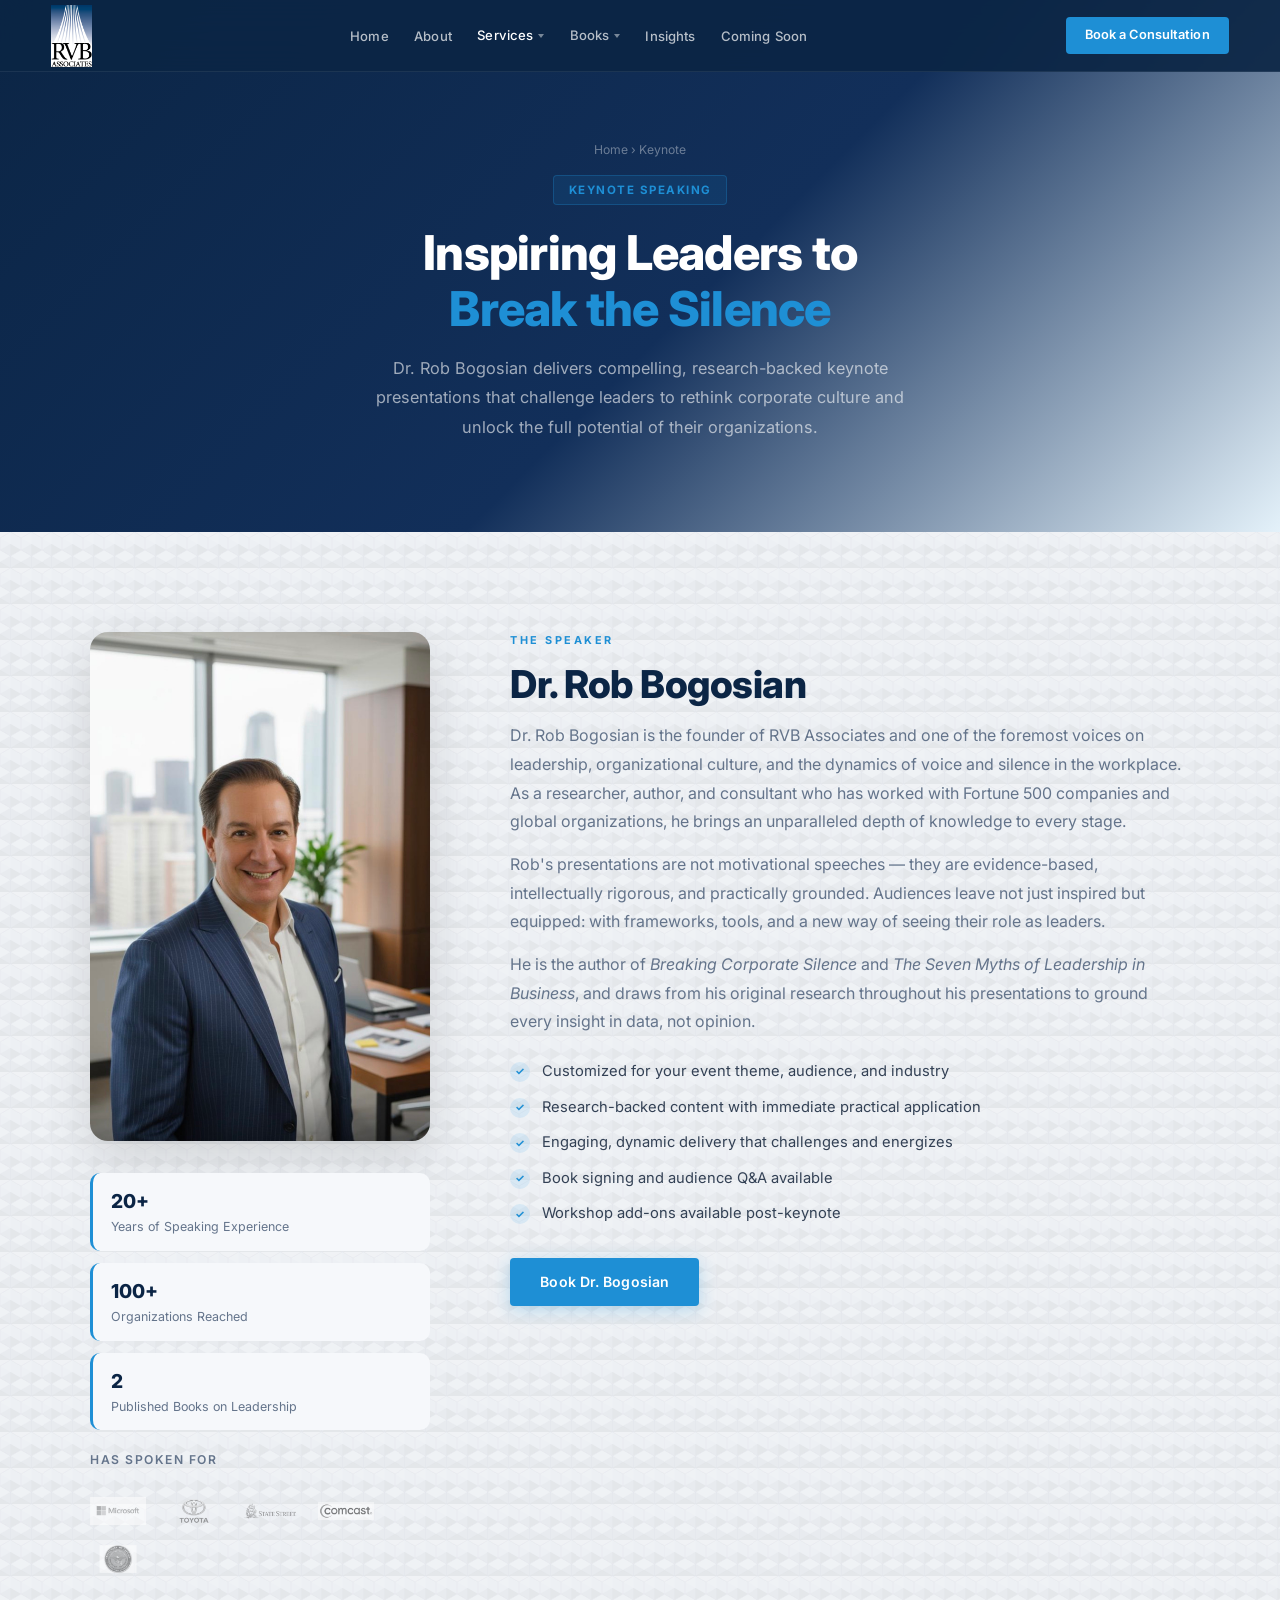
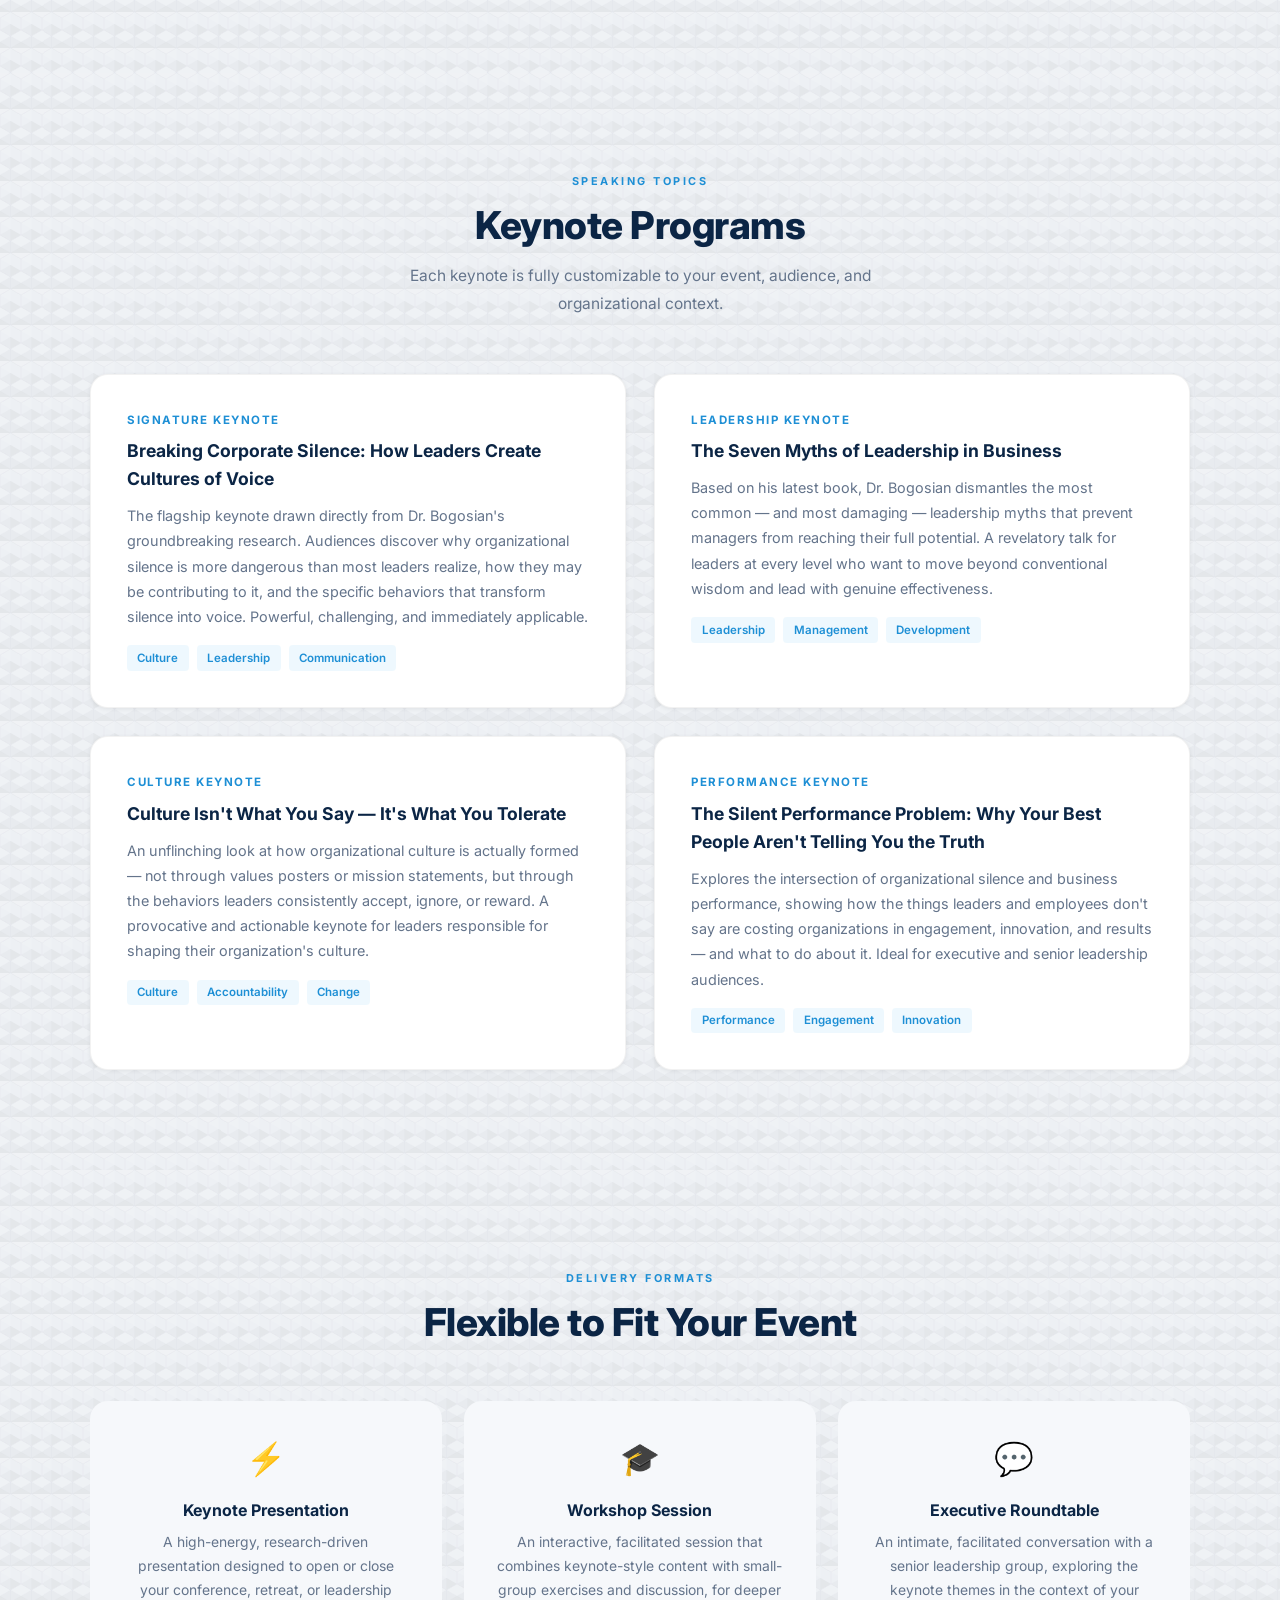
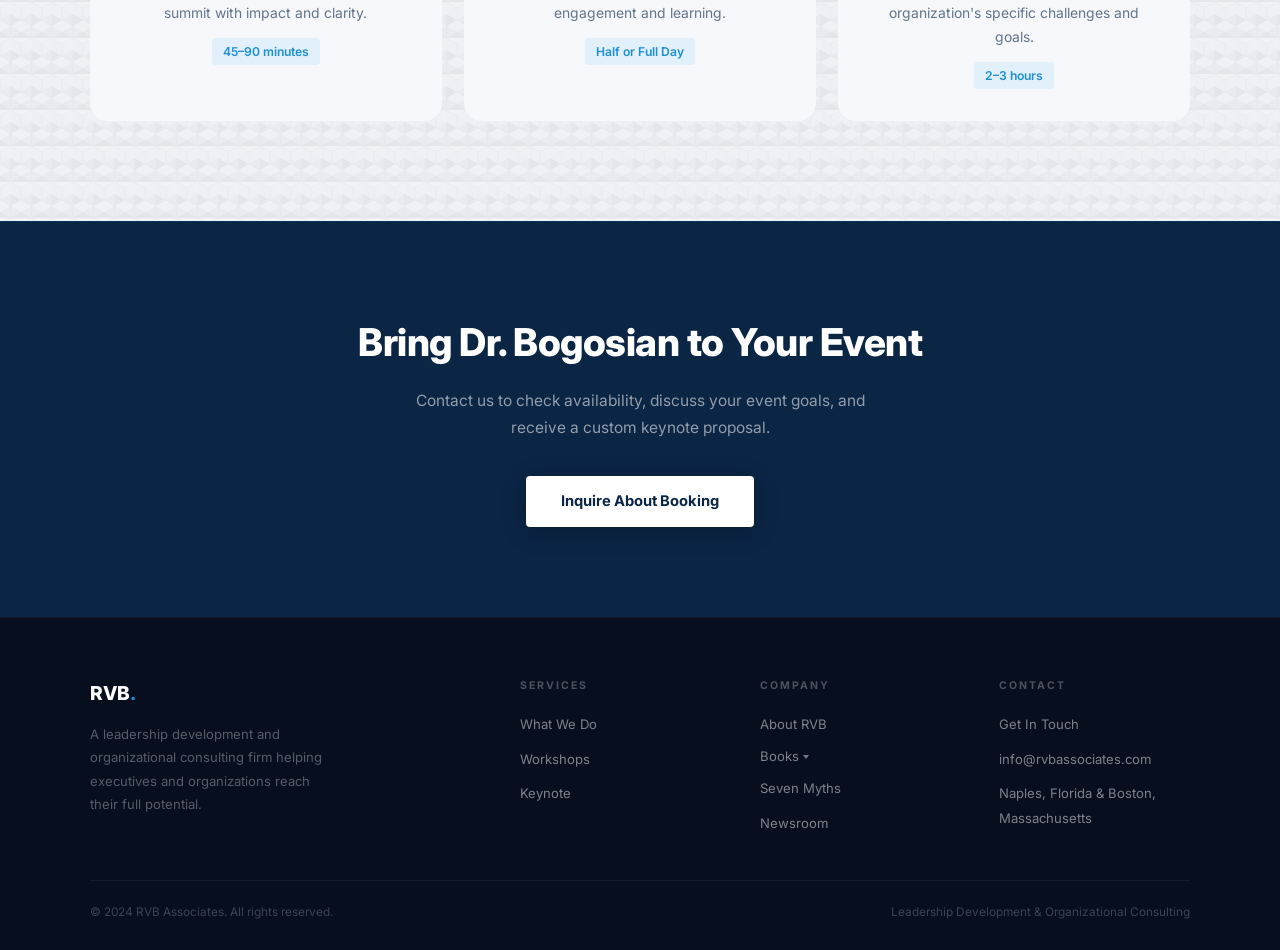
<file: keynote.html>
<!DOCTYPE html>
<html lang="en">
<head>
  <meta charset="UTF-8" /><meta name="viewport" content="width=device-width, initial-scale=1.0" />
  <title>Keynote Speaking | Dr. Rob Bogosian – RVB Associates</title>
  <link rel="preconnect" href="https://fonts.googleapis.com" />
  <link rel="preconnect" href="https://fonts.gstatic.com" crossorigin />
  <link href="https://fonts.googleapis.com/css2?family=Inter:wght@300;400;500;600;700;800&display=swap" rel="stylesheet" />
  <link rel="stylesheet" href="rvb-styles.css" />
  <style>
    .speaker-section { background: var(--white); }
    .speaker-grid { display: grid; grid-template-columns: 340px 1fr; gap: 5rem; align-items: start; max-width: 1100px; margin: 0 auto; }
    .speaker-photo-wrap { position: relative; }
    .speaker-photo { width: 100%; border-radius: var(--radius-lg); box-shadow: var(--shadow-lg); object-fit: cover; }
    .speaker-badges { display: flex; flex-direction: column; gap: .75rem; margin-top: 1.5rem; }
    .speaker-badge-item { background: var(--off-white); border-radius: var(--radius); padding: .85rem 1.1rem; border-left: 3px solid var(--blue); }
    .speaker-badge-item .badge-val { font-size: 1.2rem; font-weight: 800; color: var(--navy); }
    .speaker-badge-item .badge-label { font-size: .78rem; color: var(--gray-500); }
    .clients-mini { display: flex; gap: 1.25rem; flex-wrap: wrap; align-items: center; margin-top: 1.75rem; }
    .clients-mini img { height: 28px; width: auto; filter: grayscale(100%) opacity(.5); object-fit: contain; transition: filter var(--transition); }
    .clients-mini img:hover { filter: grayscale(0%) opacity(1); }

    .topics { background: var(--off-white); }
    .topics-grid { display: grid; grid-template-columns: repeat(2, 1fr); gap: 1.8rem; max-width: 1100px; margin: 0 auto; }
    .topic-card { background: var(--white); border-radius: var(--radius-lg); padding: 2.25rem; box-shadow: var(--shadow-sm); border: 1px solid rgba(0,0,0,.05); transition: transform var(--transition), box-shadow var(--transition); }
    .topic-card:hover { transform: translateY(-4px); box-shadow: var(--shadow-lg); }
    .topic-num { font-size: .72rem; font-weight: 700; letter-spacing: 1.5px; text-transform: uppercase; color: var(--blue); margin-bottom: .5rem; }
    .topic-card h3 { font-size: 1.1rem; font-weight: 700; color: var(--navy); margin-bottom: .6rem; }
    .topic-card p { font-size: .9rem; color: var(--gray-500); line-height: 1.75; }
    .topic-tags { display: flex; gap: .5rem; flex-wrap: wrap; margin-top: 1rem; }
    .topic-tag { padding: .22rem .65rem; background: rgba(46,163,242,.08); color: var(--blue); border-radius: 4px; font-size: .72rem; font-weight: 600; }

    .formats { background: var(--white); }
    .formats-grid { display: grid; grid-template-columns: repeat(3, 1fr); gap: 1.4rem; max-width: 1100px; margin: 0 auto; }
    .format-card { text-align: center; background: var(--off-white); border-radius: var(--radius-lg); padding: 2rem; }
    .format-icon { font-size: 2rem; margin-bottom: .85rem; }
    .format-card h3 { font-size: 1rem; font-weight: 700; color: var(--navy); margin-bottom: .5rem; }
    .format-card p { font-size: .87rem; color: var(--gray-500); line-height: 1.7; }
    .format-duration { display: inline-block; margin-top: .75rem; padding: .25rem .7rem; background: rgba(46,163,242,.1); color: var(--blue); border-radius: 4px; font-size: .76rem; font-weight: 600; }

    .check-list { list-style: none; margin: 1.5rem 0; display: flex; flex-direction: column; gap: .75rem; }
    .check-list li { display: flex; align-items: flex-start; gap: .75rem; font-size: .92rem; color: var(--gray-700); line-height: 1.6; }
    .check-list li::before { content: '✓'; min-width: 20px; height: 20px; border-radius: 50%; background: rgba(46,163,242,.12); color: var(--blue); display: flex; align-items: center; justify-content: center; font-size: .68rem; font-weight: 700; margin-top: 2px; }

    @media (max-width: 900px) {
      .speaker-grid { grid-template-columns: 1fr; gap: 2.5rem; }
      .topics-grid, .formats-grid { grid-template-columns: 1fr; }
    }
  </style>
</head>
<body>
<nav id="navbar">
  <a href="index.html" class="nav-logo"><img src="Images/RVB_Associates_logo_high_res.png" alt="RVB Associates" /></a>
  <ul class="nav-links">
    <li><a href="index.html">Home</a></li>
    <li><a href="about.html">About</a></li>
    <li class="has-dropdown">
      <a href="what-we-do.html" class="active">Services</a>
      <ul class="dropdown">
        <li><a href="what-we-do.html">What We Do</a></li>
        <li><a href="workshops.html">Workshops</a></li>
        <li><a href="keynote.html">Keynote Speaking</a></li>
      </ul>
    </li>
    <li class="has-dropdown"><a href="books.html">Books</a><ul class="dropdown"><li><a href="the-book.html">Breaking Corporate Silence</a></li><li><a href="seven-myths.html">Seven Myths of Leadership</a></li><li><a href="books.html#disruption-ready">Disruption Ready</a></li></ul></li>
    <li><a href="newsroom.html">Insights</a></li>
    <li><a href="disruption-ready.html">Coming Soon</a></li>
  </ul>
  <button class="nav-hamburger" aria-label="Toggle navigation"><span></span><span></span><span></span></button>
  <a href="contact.html" class="nav-cta">Book a Consultation</a>
</nav>

<div class="page-hero">
  <div class="breadcrumb"><a href="index.html">Home</a> &rsaquo; <span>Keynote</span></div>
  <div class="page-hero-badge">Keynote Speaking</div>
  <h1>Inspiring Leaders to<br/><em>Break the Silence</em></h1>
  <p>Dr. Rob Bogosian delivers compelling, research-backed keynote presentations that challenge leaders to rethink corporate culture and unlock the full potential of their organizations.</p>
</div>

<!-- SPEAKER PROFILE -->
<section class="speaker-section">
  <div class="speaker-grid">
    <div class="fade-up">
      <img class="speaker-photo" src="Images/Rob bogosian.jpeg" alt="Dr. Rob Bogosian - Keynote Speaker" />
      <div class="speaker-badges">
        <div class="speaker-badge-item"><div class="badge-val">20+</div><div class="badge-label">Years of Speaking Experience</div></div>
        <div class="speaker-badge-item"><div class="badge-val">100+</div><div class="badge-label">Organizations Reached</div></div>
        <div class="speaker-badge-item"><div class="badge-val">2</div><div class="badge-label">Published Books on Leadership</div></div>
      </div>
      <p style="font-size:.76rem;color:var(--gray-500);margin-top:1.2rem;font-weight:600;letter-spacing:1.5px;text-transform:uppercase;">Has Spoken For</p>
      <div class="clients-mini">
        <img src="Images/ImageDownloader_rvbassociates.com_2.png" alt="Microsoft" />
        <img src="Images/ImageDownloader_rvbassociates.com_6.png" alt="Toyota" />
        <img src="Images/ImageDownloader_rvbassociates.com_1.png" alt="State Street" />
        <img src="Images/ImageDownloader_rvbassociates.com_8.png" alt="Comcast" />
        <img src="Images/ImageDownloader_rvbassociates.com_5.png" alt="Dept of Defense" />
      </div>
    </div>
    <div class="fade-up">
      <div class="section-label">The Speaker</div>
      <h2 class="section-title">Dr. Rob Bogosian</h2>
      <p style="color:var(--gray-500);line-height:1.8;margin-bottom:.85rem;">Dr. Rob Bogosian is the founder of RVB Associates and one of the foremost voices on leadership, organizational culture, and the dynamics of voice and silence in the workplace. As a researcher, author, and consultant who has worked with Fortune 500 companies and global organizations, he brings an unparalleled depth of knowledge to every stage.</p>
      <p style="color:var(--gray-500);line-height:1.8;margin-bottom:.85rem;">Rob's presentations are not motivational speeches — they are evidence-based, intellectually rigorous, and practically grounded. Audiences leave not just inspired but equipped: with frameworks, tools, and a new way of seeing their role as leaders.</p>
      <p style="color:var(--gray-500);line-height:1.8;">He is the author of <em>Breaking Corporate Silence</em> and <em>The Seven Myths of Leadership in Business</em>, and draws from his original research throughout his presentations to ground every insight in data, not opinion.</p>
      <ul class="check-list">
        <li>Customized for your event theme, audience, and industry</li>
        <li>Research-backed content with immediate practical application</li>
        <li>Engaging, dynamic delivery that challenges and energizes</li>
        <li>Book signing and audience Q&amp;A available</li>
        <li>Workshop add-ons available post-keynote</li>
      </ul>
      <a href="contact.html" class="btn-primary" style="margin-top:.5rem;">Book Dr. Bogosian</a>
    </div>
  </div>
</section>

<!-- TOPICS -->
<section class="topics">
  <div class="container">
    <div class="section-header center fade-up">
      <div class="section-label">Speaking Topics</div>
      <h2 class="section-title">Keynote Programs</h2>
      <p class="section-sub">Each keynote is fully customizable to your event, audience, and organizational context.</p>
    </div>
    <div class="topics-grid">
      <div class="topic-card fade-up">
        <div class="topic-num">Signature Keynote</div>
        <h3>Breaking Corporate Silence: How Leaders Create Cultures of Voice</h3>
        <p>The flagship keynote drawn directly from Dr. Bogosian's groundbreaking research. Audiences discover why organizational silence is more dangerous than most leaders realize, how they may be contributing to it, and the specific behaviors that transform silence into voice. Powerful, challenging, and immediately applicable.</p>
        <div class="topic-tags"><span class="topic-tag">Culture</span><span class="topic-tag">Leadership</span><span class="topic-tag">Communication</span></div>
      </div>
      <div class="topic-card fade-up">
        <div class="topic-num">Leadership Keynote</div>
        <h3>The Seven Myths of Leadership in Business</h3>
        <p>Based on his latest book, Dr. Bogosian dismantles the most common — and most damaging — leadership myths that prevent managers from reaching their full potential. A revelatory talk for leaders at every level who want to move beyond conventional wisdom and lead with genuine effectiveness.</p>
        <div class="topic-tags"><span class="topic-tag">Leadership</span><span class="topic-tag">Management</span><span class="topic-tag">Development</span></div>
      </div>
      <div class="topic-card fade-up">
        <div class="topic-num">Culture Keynote</div>
        <h3>Culture Isn't What You Say — It's What You Tolerate</h3>
        <p>An unflinching look at how organizational culture is actually formed — not through values posters or mission statements, but through the behaviors leaders consistently accept, ignore, or reward. A provocative and actionable keynote for leaders responsible for shaping their organization's culture.</p>
        <div class="topic-tags"><span class="topic-tag">Culture</span><span class="topic-tag">Accountability</span><span class="topic-tag">Change</span></div>
      </div>
      <div class="topic-card fade-up">
        <div class="topic-num">Performance Keynote</div>
        <h3>The Silent Performance Problem: Why Your Best People Aren't Telling You the Truth</h3>
        <p>Explores the intersection of organizational silence and business performance, showing how the things leaders and employees don't say are costing organizations in engagement, innovation, and results — and what to do about it. Ideal for executive and senior leadership audiences.</p>
        <div class="topic-tags"><span class="topic-tag">Performance</span><span class="topic-tag">Engagement</span><span class="topic-tag">Innovation</span></div>
      </div>
    </div>
  </div>
</section>

<!-- FORMATS -->
<section class="formats">
  <div class="container">
    <div class="section-header center fade-up">
      <div class="section-label">Delivery Formats</div>
      <h2 class="section-title">Flexible to Fit Your Event</h2>
    </div>
    <div class="formats-grid">
      <div class="format-card fade-up"><div class="format-icon">⚡</div><h3>Keynote Presentation</h3><p>A high-energy, research-driven presentation designed to open or close your conference, retreat, or leadership summit with impact and clarity.</p><span class="format-duration">45–90 minutes</span></div>
      <div class="format-card fade-up"><div class="format-icon">🎓</div><h3>Workshop Session</h3><p>An interactive, facilitated session that combines keynote-style content with small-group exercises and discussion, for deeper engagement and learning.</p><span class="format-duration">Half or Full Day</span></div>
      <div class="format-card fade-up"><div class="format-icon">💬</div><h3>Executive Roundtable</h3><p>An intimate, facilitated conversation with a senior leadership group, exploring the keynote themes in the context of your organization's specific challenges and goals.</p><span class="format-duration">2–3 hours</span></div>
    </div>
  </div>
</section>

<div class="cta-banner fade-up">
  <h2>Bring Dr. Bogosian to Your Event</h2>
  <p>Contact us to check availability, discuss your event goals, and receive a custom keynote proposal.</p>
  <a href="contact.html" class="btn-white">Inquire About Booking</a>
</div>

<footer>
  <div class="footer-grid">
    <div class="footer-brand"><div class="footer-logo">RVB<span>.</span></div><p>A leadership development and organizational consulting firm helping executives and organizations reach their full potential.</p></div>
    <div class="footer-col"><h4>Services</h4><ul><li><a href="what-we-do.html">What We Do</a></li><li><a href="workshops.html">Workshops</a></li><li><a href="keynote.html">Keynote</a></li></ul></div>
    <div class="footer-col"><h4>Company</h4><ul><li><a href="about.html">About RVB</a></li><li class="has-dropdown"><a href="books.html">Books</a><ul class="dropdown"><li><a href="the-book.html">Breaking Corporate Silence</a></li><li><a href="seven-myths.html">Seven Myths of Leadership</a></li><li><a href="disruption-ready.html">Disruption Ready</a></li></ul></li><li><a href="seven-myths.html">Seven Myths</a></li><li><a href="newsroom.html">Newsroom</a></li></ul></div>
    <div class="footer-col"><h4>Contact</h4><ul><li><a href="contact.html">Get In Touch</a></li><li><a href="mailto:info@rvbassociates.com">info@rvbassociates.com</a></li><li><a href="#">Naples, Florida &amp; Boston, Massachusetts</a></li></ul></div>
  </div>
  <div class="footer-bottom"><p>&copy; 2024 RVB Associates. All rights reserved.</p><p>Leadership Development &amp; Organizational Consulting</p></div>
</footer>
<script>
  const nb = document.getElementById('navbar');
  window.addEventListener('scroll', () => nb.classList.toggle('scrolled', window.scrollY > 40));
  document.querySelector('.nav-hamburger').addEventListener('click', () => nb.classList.toggle('nav-open'));
  document.querySelectorAll('.nav-links a').forEach(a => a.addEventListener('click', () => nb.classList.remove('nav-open')));
  const obs = new IntersectionObserver(e => e.forEach(x => x.isIntersecting && x.target.classList.add('visible')), { threshold: 0.1 });
  document.querySelectorAll('.fade-up').forEach(el => obs.observe(el));
</script>
</body>
</html>
</file>
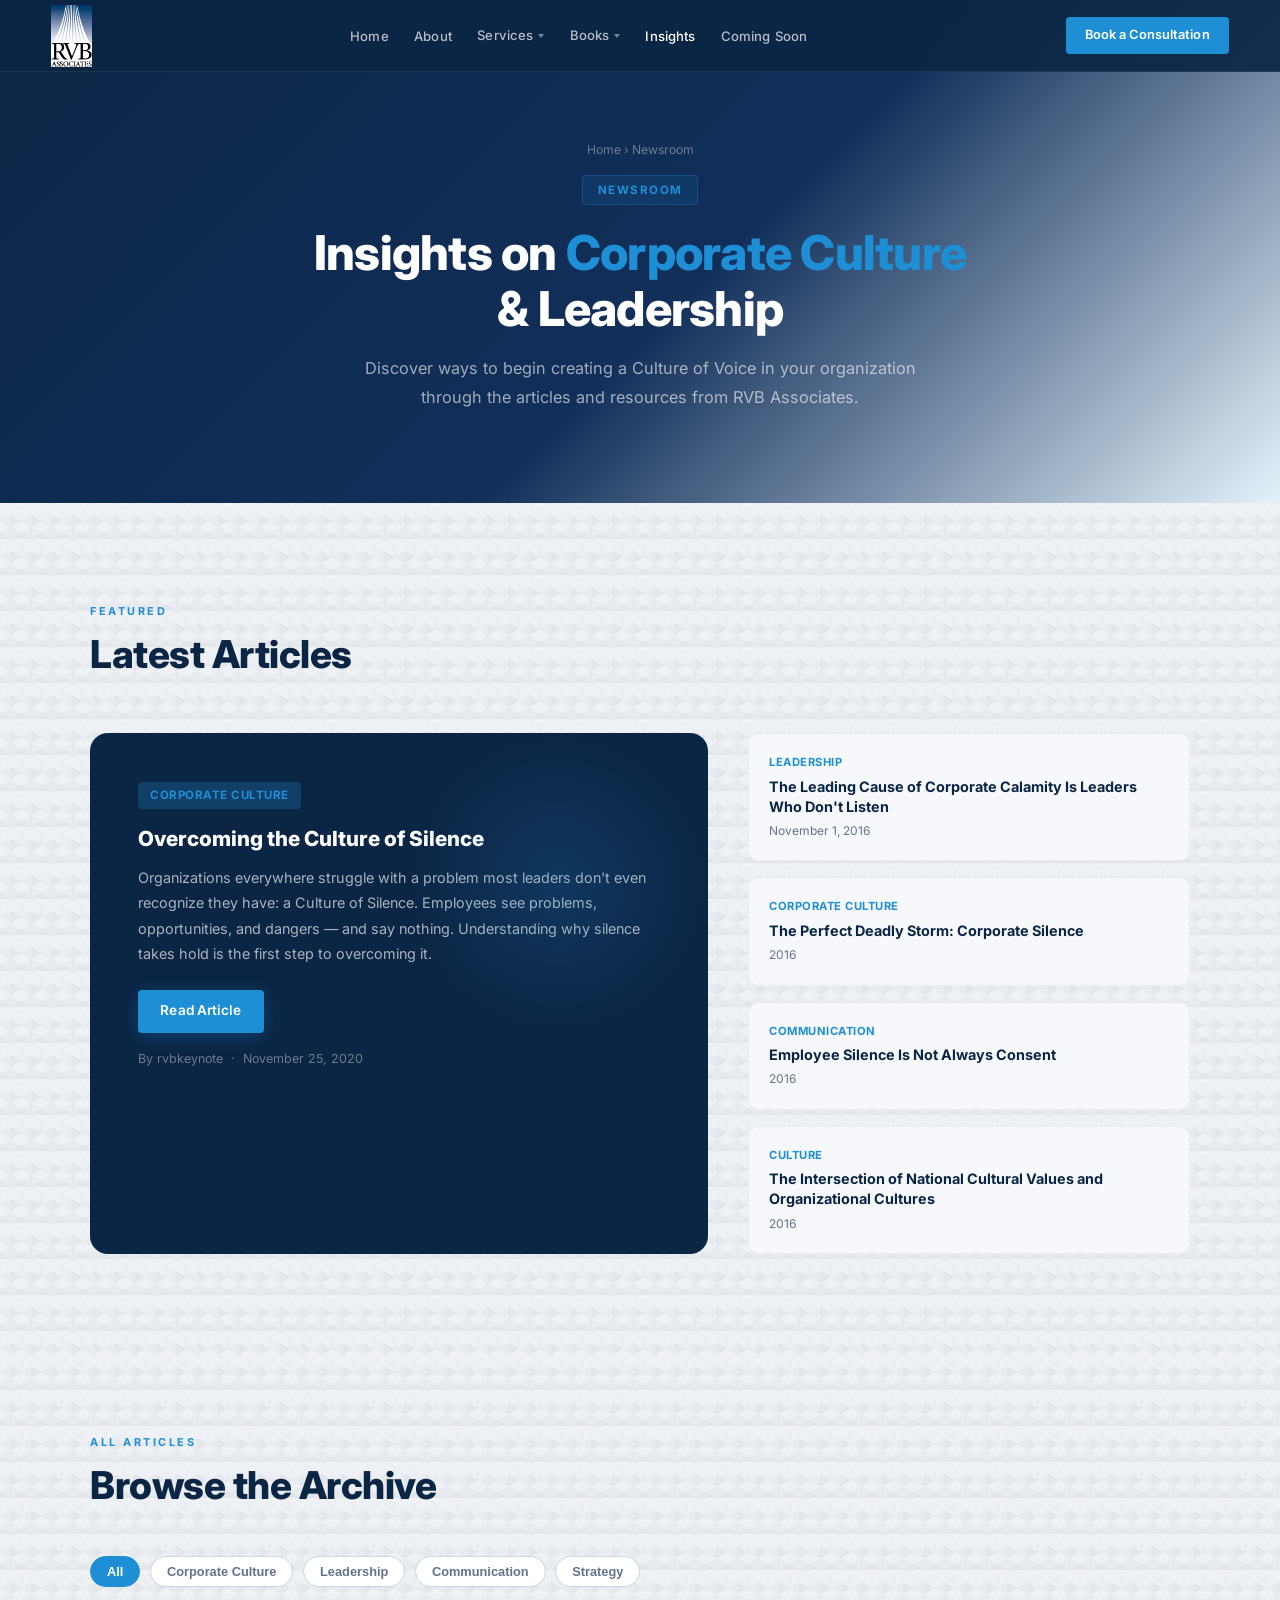
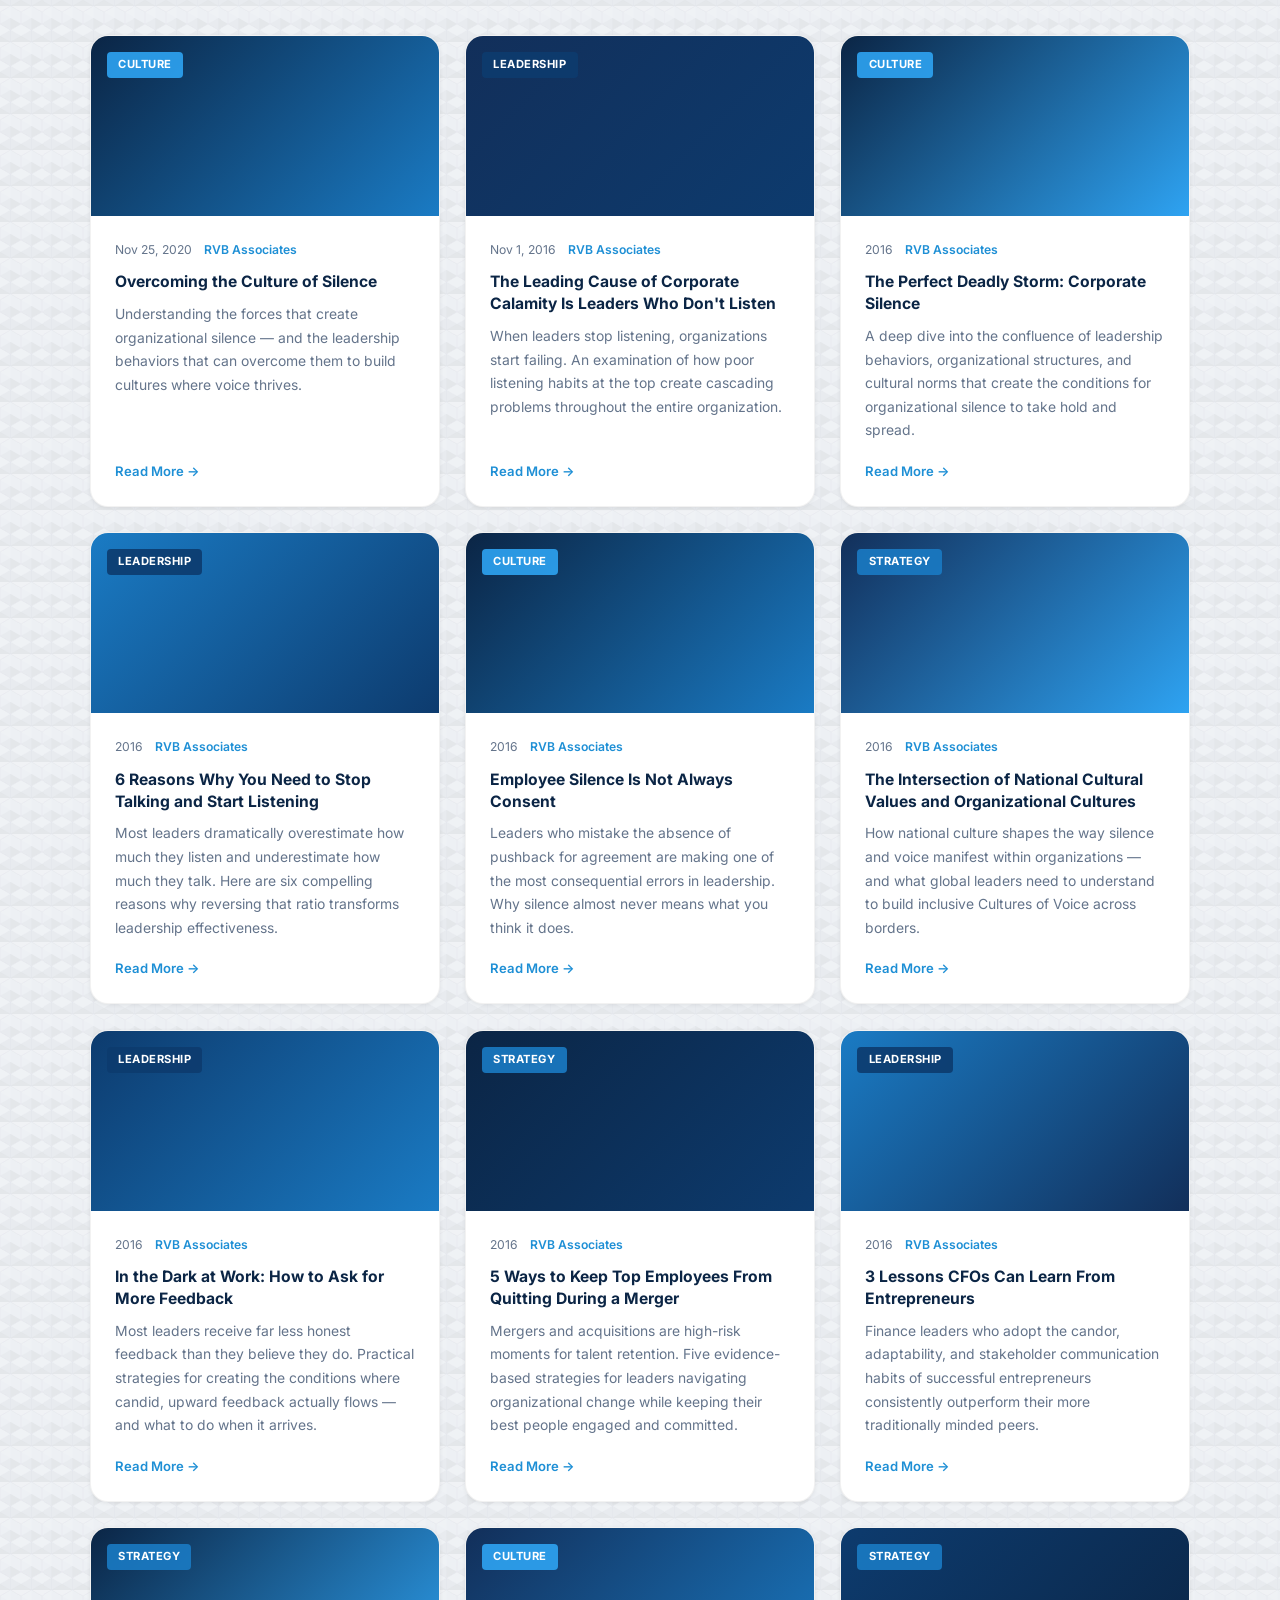
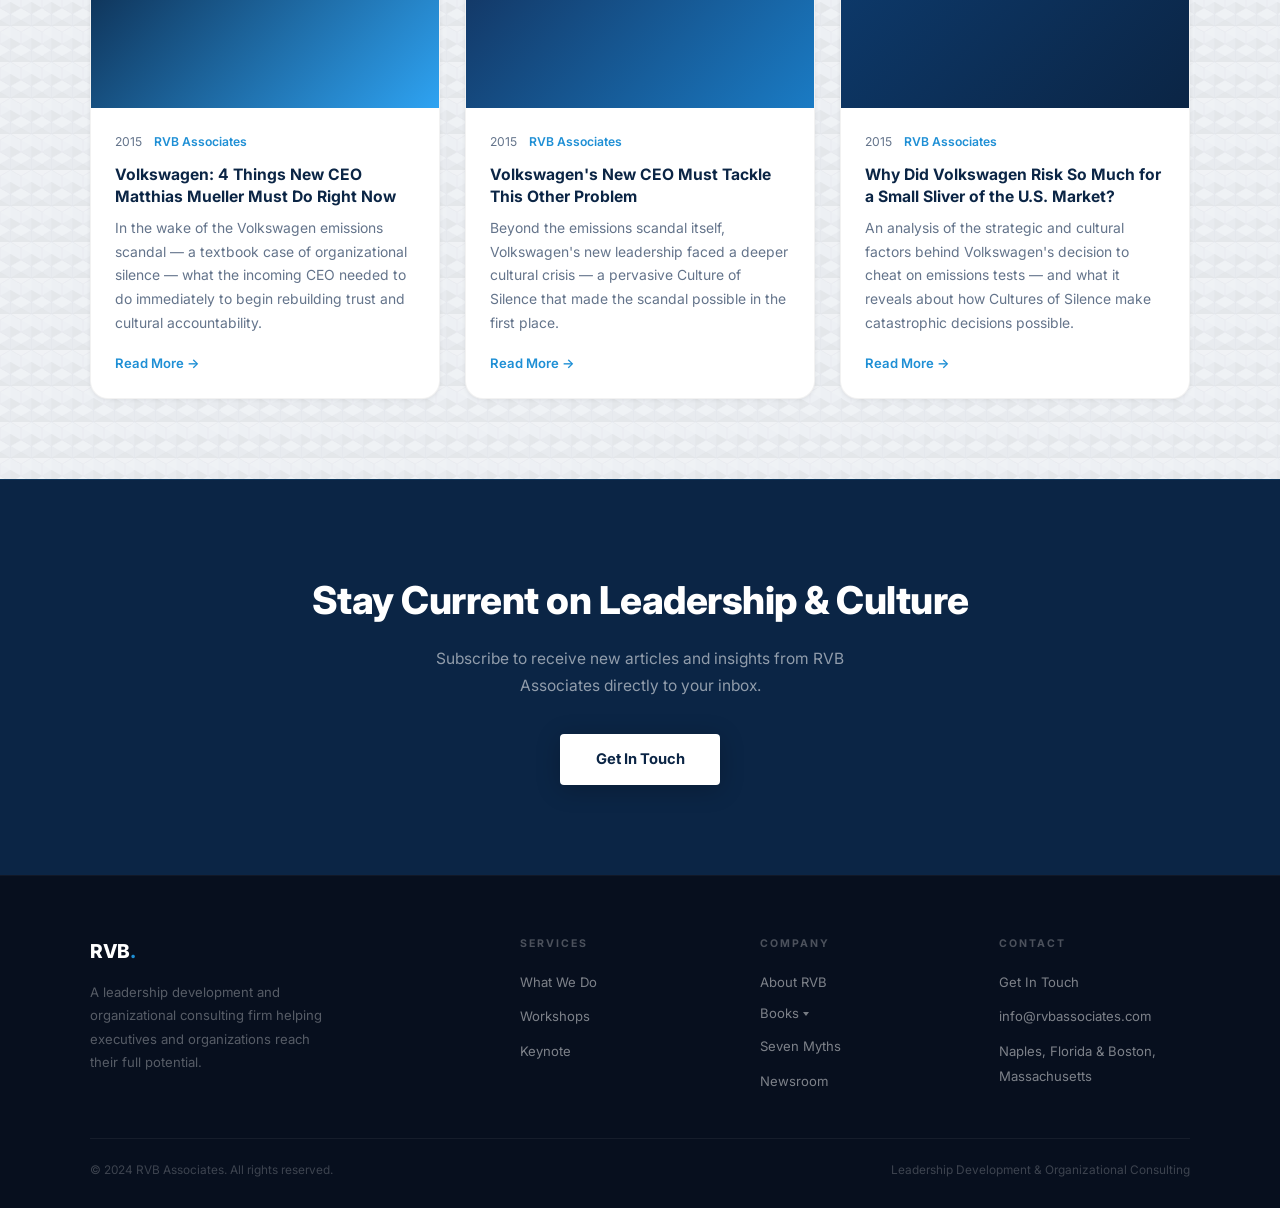
<file: newsroom.html>
<!DOCTYPE html>
<html lang="en">
<head>
  <meta charset="UTF-8" /><meta name="viewport" content="width=device-width, initial-scale=1.0" />
  <title>Newsroom | RVB Associates – Articles on Corporate Culture & Leadership</title>
  <link rel="preconnect" href="https://fonts.googleapis.com" />
  <link rel="preconnect" href="https://fonts.gstatic.com" crossorigin />
  <link href="https://fonts.googleapis.com/css2?family=Inter:wght@300;400;500;600;700;800&display=swap" rel="stylesheet" />
  <link rel="stylesheet" href="rvb-styles.css" />
  <style>
    .newsroom-section { background: var(--off-white); padding: 80px 5%; }
    .filter-bar { display: flex; gap: .6rem; flex-wrap: wrap; margin-bottom: 3rem; max-width: 1100px; margin-left: auto; margin-right: auto; }
    .filter-btn { padding: .42rem 1rem; border-radius: 50px; font-size: .8rem; font-weight: 600; cursor: pointer; border: 1.5px solid var(--gray-300); background: var(--white); color: var(--gray-500); transition: all var(--transition); }
    .filter-btn.active, .filter-btn:hover { background: var(--blue); color: var(--white); border-color: var(--blue); }

    .articles-grid { display: grid; grid-template-columns: repeat(3, 1fr); gap: 1.6rem; max-width: 1100px; margin: 0 auto; }
    .article-card { background: var(--white); border-radius: var(--radius-lg); overflow: hidden; box-shadow: var(--shadow-sm); border: 1px solid rgba(0,0,0,.05); transition: transform var(--transition), box-shadow var(--transition); display: flex; flex-direction: column; }
    .article-card:hover { transform: translateY(-4px); box-shadow: var(--shadow-lg); }
    .article-img { height: 180px; overflow: hidden; background: var(--navy); display: flex; align-items: center; justify-content: center; position: relative; }
    .article-img-bg { width: 100%; height: 100%; object-fit: cover; opacity: .55; }
    .article-cat { position: absolute; top: 1rem; left: 1rem; padding: .25rem .7rem; border-radius: 4px; font-size: .7rem; font-weight: 700; letter-spacing: .5px; text-transform: uppercase; }
    .cat-culture { background: rgba(46,163,242,.9); color: var(--white); }
    .cat-leadership { background: rgba(13,59,110,.9); color: var(--white); }
    .cat-strategy { background: rgba(26,123,196,.9); color: var(--white); }
    .article-body { padding: 1.5rem; flex: 1; display: flex; flex-direction: column; }
    .article-meta { display: flex; align-items: center; gap: .75rem; margin-bottom: .75rem; }
    .article-date { font-size: .76rem; color: var(--gray-500); }
    .article-author { font-size: .76rem; color: var(--blue); font-weight: 600; }
    .article-card h3 { font-size: .98rem; font-weight: 700; color: var(--navy); line-height: 1.4; margin-bottom: .6rem; }
    .article-card p { font-size: .87rem; color: var(--gray-500); line-height: 1.7; flex: 1; }
    .article-link { display: inline-flex; align-items: center; gap: .4rem; font-size: .82rem; font-weight: 600; color: var(--blue); text-decoration: none; margin-top: 1.1rem; transition: gap var(--transition); }
    .article-link:hover { gap: .7rem; }

    .featured { background: var(--white); }
    .featured-grid { display: grid; grid-template-columns: 1.4fr 1fr; gap: 2.5rem; max-width: 1100px; margin: 0 auto; }
    .featured-card { background: var(--navy); border-radius: var(--radius-lg); padding: 3rem; position: relative; overflow: hidden; }
    .featured-card::before { content: ''; position: absolute; top: 0; right: 0; width: 300px; height: 300px; background: radial-gradient(circle, rgba(46,163,242,.15) 0%, transparent 70%); }
    .featured-card .feat-tag { display: inline-block; padding: .28rem .75rem; background: rgba(46,163,242,.2); color: var(--blue); border-radius: 4px; font-size: .72rem; font-weight: 700; text-transform: uppercase; letter-spacing: .5px; margin-bottom: 1rem; }
    .featured-card h3 { font-size: 1.3rem; font-weight: 800; color: var(--white); line-height: 1.35; margin-bottom: .75rem; }
    .featured-card p { font-size: .9rem; color: rgba(255,255,255,.65); line-height: 1.75; margin-bottom: 1.5rem; }
    .feat-meta { font-size: .78rem; color: rgba(255,255,255,.4); }
    .sidebar-articles { display: flex; flex-direction: column; gap: 1rem; }
    .sidebar-article { background: var(--off-white); border-radius: var(--radius); padding: 1.25rem; border: 1px solid rgba(0,0,0,.05); cursor: pointer; transition: background var(--transition); }
    .sidebar-article:hover { background: var(--gray-100); }
    .sa-cat { font-size: .7rem; font-weight: 700; letter-spacing: .5px; text-transform: uppercase; color: var(--blue); margin-bottom: .3rem; }
    .sidebar-article h4 { font-size: .9rem; font-weight: 700; color: var(--navy); line-height: 1.4; margin-bottom: .25rem; }
    .sidebar-article .sa-date { font-size: .75rem; color: var(--gray-500); }

    @media (max-width: 900px) {
      .articles-grid { grid-template-columns: repeat(2, 1fr); }
      .featured-grid { grid-template-columns: 1fr; }
    }
    @media (max-width: 580px) {
      .articles-grid { grid-template-columns: 1fr; }
    }
  </style>
</head>
<body>
<nav id="navbar">
  <a href="index.html" class="nav-logo"><img src="Images/RVB_Associates_logo_high_res.png" alt="RVB Associates" /></a>
  <ul class="nav-links">
    <li><a href="index.html">Home</a></li>
    <li><a href="about.html">About</a></li>
    <li class="has-dropdown">
      <a href="what-we-do.html">Services</a>
      <ul class="dropdown">
        <li><a href="what-we-do.html">What We Do</a></li>
        <li><a href="workshops.html">Workshops</a></li>
        <li><a href="keynote.html">Keynote Speaking</a></li>
      </ul>
    </li>
    <li class="has-dropdown"><a href="books.html">Books</a><ul class="dropdown"><li><a href="the-book.html">Breaking Corporate Silence</a></li><li><a href="seven-myths.html">Seven Myths of Leadership</a></li><li><a href="books.html#disruption-ready">Disruption Ready</a></li></ul></li>
    <li><a href="newsroom.html" class="active">Insights</a></li>
    <li><a href="disruption-ready.html">Coming Soon</a></li>
  </ul>
  <button class="nav-hamburger" aria-label="Toggle navigation"><span></span><span></span><span></span></button>
  <a href="contact.html" class="nav-cta">Book a Consultation</a>
</nav>

<div class="page-hero">
  <div class="breadcrumb"><a href="index.html">Home</a> &rsaquo; <span>Newsroom</span></div>
  <div class="page-hero-badge">Newsroom</div>
  <h1>Insights on <em>Corporate Culture</em><br/>&amp; Leadership</h1>
  <p>Discover ways to begin creating a Culture of Voice in your organization through the articles and resources from RVB Associates.</p>
</div>

<!-- FEATURED -->
<section class="featured">
  <div class="container">
    <div class="section-header fade-up">
      <div class="section-label">Featured</div>
      <h2 class="section-title">Latest Articles</h2>
    </div>
    <div class="featured-grid">
      <div class="featured-card fade-up">
        <span class="feat-tag">Corporate Culture</span>
        <h3>Overcoming the Culture of Silence</h3>
        <p>Organizations everywhere struggle with a problem most leaders don't even recognize they have: a Culture of Silence. Employees see problems, opportunities, and dangers — and say nothing. Understanding why silence takes hold is the first step to overcoming it.</p>
        <a href="#" class="btn-primary" style="font-size:.85rem;padding:.65rem 1.4rem;">Read Article</a>
        <div class="feat-meta" style="margin-top:1rem;">By rvbkeynote &nbsp;·&nbsp; November 25, 2020</div>
      </div>
      <div class="sidebar-articles">
        <div class="sidebar-article fade-up">
          <div class="sa-cat">Leadership</div>
          <h4>The Leading Cause of Corporate Calamity Is Leaders Who Don't Listen</h4>
          <div class="sa-date">November 1, 2016</div>
        </div>
        <div class="sidebar-article fade-up">
          <div class="sa-cat">Corporate Culture</div>
          <h4>The Perfect Deadly Storm: Corporate Silence</h4>
          <div class="sa-date">2016</div>
        </div>
        <div class="sidebar-article fade-up">
          <div class="sa-cat">Communication</div>
          <h4>Employee Silence Is Not Always Consent</h4>
          <div class="sa-date">2016</div>
        </div>
        <div class="sidebar-article fade-up">
          <div class="sa-cat">Culture</div>
          <h4>The Intersection of National Cultural Values and Organizational Cultures</h4>
          <div class="sa-date">2016</div>
        </div>
      </div>
    </div>
  </div>
</section>

<!-- ALL ARTICLES -->
<section class="newsroom-section">
  <div style="max-width:1100px;margin:0 auto 3rem;">
    <div class="section-label fade-up">All Articles</div>
    <h2 class="section-title fade-up">Browse the Archive</h2>
  </div>
  <div class="filter-bar">
    <button class="filter-btn active">All</button>
    <button class="filter-btn">Corporate Culture</button>
    <button class="filter-btn">Leadership</button>
    <button class="filter-btn">Communication</button>
    <button class="filter-btn">Strategy</button>
  </div>
  <div class="articles-grid">

    <div class="article-card fade-up">
      <div class="article-img" style="background:linear-gradient(135deg,#0b2545,#1a7bc4);">
        <span class="article-cat cat-culture">Culture</span>
      </div>
      <div class="article-body">
        <div class="article-meta"><span class="article-date">Nov 25, 2020</span><span class="article-author">RVB Associates</span></div>
        <h3>Overcoming the Culture of Silence</h3>
        <p>Understanding the forces that create organizational silence — and the leadership behaviors that can overcome them to build cultures where voice thrives.</p>
        <a href="#" class="article-link">Read More →</a>
      </div>
    </div>

    <div class="article-card fade-up">
      <div class="article-img" style="background:linear-gradient(135deg,#122f5a,#0d3b6e);">
        <span class="article-cat cat-leadership">Leadership</span>
      </div>
      <div class="article-body">
        <div class="article-meta"><span class="article-date">Nov 1, 2016</span><span class="article-author">RVB Associates</span></div>
        <h3>The Leading Cause of Corporate Calamity Is Leaders Who Don't Listen</h3>
        <p>When leaders stop listening, organizations start failing. An examination of how poor listening habits at the top create cascading problems throughout the entire organization.</p>
        <a href="#" class="article-link">Read More →</a>
      </div>
    </div>

    <div class="article-card fade-up">
      <div class="article-img" style="background:linear-gradient(135deg,#0b2545,#2EA3F2);">
        <span class="article-cat cat-culture">Culture</span>
      </div>
      <div class="article-body">
        <div class="article-meta"><span class="article-date">2016</span><span class="article-author">RVB Associates</span></div>
        <h3>The Perfect Deadly Storm: Corporate Silence</h3>
        <p>A deep dive into the confluence of leadership behaviors, organizational structures, and cultural norms that create the conditions for organizational silence to take hold and spread.</p>
        <a href="#" class="article-link">Read More →</a>
      </div>
    </div>

    <div class="article-card fade-up">
      <div class="article-img" style="background:linear-gradient(135deg,#1a7bc4,#0d3b6e);">
        <span class="article-cat cat-leadership">Leadership</span>
      </div>
      <div class="article-body">
        <div class="article-meta"><span class="article-date">2016</span><span class="article-author">RVB Associates</span></div>
        <h3>6 Reasons Why You Need to Stop Talking and Start Listening</h3>
        <p>Most leaders dramatically overestimate how much they listen and underestimate how much they talk. Here are six compelling reasons why reversing that ratio transforms leadership effectiveness.</p>
        <a href="#" class="article-link">Read More →</a>
      </div>
    </div>

    <div class="article-card fade-up">
      <div class="article-img" style="background:linear-gradient(135deg,#0b2545,#1a7bc4);">
        <span class="article-cat cat-culture">Culture</span>
      </div>
      <div class="article-body">
        <div class="article-meta"><span class="article-date">2016</span><span class="article-author">RVB Associates</span></div>
        <h3>Employee Silence Is Not Always Consent</h3>
        <p>Leaders who mistake the absence of pushback for agreement are making one of the most consequential errors in leadership. Why silence almost never means what you think it does.</p>
        <a href="#" class="article-link">Read More →</a>
      </div>
    </div>

    <div class="article-card fade-up">
      <div class="article-img" style="background:linear-gradient(135deg,#122f5a,#2EA3F2);">
        <span class="article-cat cat-strategy">Strategy</span>
      </div>
      <div class="article-body">
        <div class="article-meta"><span class="article-date">2016</span><span class="article-author">RVB Associates</span></div>
        <h3>The Intersection of National Cultural Values and Organizational Cultures</h3>
        <p>How national culture shapes the way silence and voice manifest within organizations — and what global leaders need to understand to build inclusive Cultures of Voice across borders.</p>
        <a href="#" class="article-link">Read More →</a>
      </div>
    </div>

    <div class="article-card fade-up">
      <div class="article-img" style="background:linear-gradient(135deg,#0d3b6e,#1a7bc4);">
        <span class="article-cat cat-leadership">Leadership</span>
      </div>
      <div class="article-body">
        <div class="article-meta"><span class="article-date">2016</span><span class="article-author">RVB Associates</span></div>
        <h3>In the Dark at Work: How to Ask for More Feedback</h3>
        <p>Most leaders receive far less honest feedback than they believe they do. Practical strategies for creating the conditions where candid, upward feedback actually flows — and what to do when it arrives.</p>
        <a href="#" class="article-link">Read More →</a>
      </div>
    </div>

    <div class="article-card fade-up">
      <div class="article-img" style="background:linear-gradient(135deg,#0b2545,#0d3b6e);">
        <span class="article-cat cat-strategy">Strategy</span>
      </div>
      <div class="article-body">
        <div class="article-meta"><span class="article-date">2016</span><span class="article-author">RVB Associates</span></div>
        <h3>5 Ways to Keep Top Employees From Quitting During a Merger</h3>
        <p>Mergers and acquisitions are high-risk moments for talent retention. Five evidence-based strategies for leaders navigating organizational change while keeping their best people engaged and committed.</p>
        <a href="#" class="article-link">Read More →</a>
      </div>
    </div>

    <div class="article-card fade-up">
      <div class="article-img" style="background:linear-gradient(135deg,#1a7bc4,#122f5a);">
        <span class="article-cat cat-leadership">Leadership</span>
      </div>
      <div class="article-body">
        <div class="article-meta"><span class="article-date">2016</span><span class="article-author">RVB Associates</span></div>
        <h3>3 Lessons CFOs Can Learn From Entrepreneurs</h3>
        <p>Finance leaders who adopt the candor, adaptability, and stakeholder communication habits of successful entrepreneurs consistently outperform their more traditionally minded peers.</p>
        <a href="#" class="article-link">Read More →</a>
      </div>
    </div>

    <div class="article-card fade-up">
      <div class="article-img" style="background:linear-gradient(135deg,#0b2545,#2EA3F2);">
        <span class="article-cat cat-strategy">Strategy</span>
      </div>
      <div class="article-body">
        <div class="article-meta"><span class="article-date">2015</span><span class="article-author">RVB Associates</span></div>
        <h3>Volkswagen: 4 Things New CEO Matthias Mueller Must Do Right Now</h3>
        <p>In the wake of the Volkswagen emissions scandal — a textbook case of organizational silence — what the incoming CEO needed to do immediately to begin rebuilding trust and cultural accountability.</p>
        <a href="#" class="article-link">Read More →</a>
      </div>
    </div>

    <div class="article-card fade-up">
      <div class="article-img" style="background:linear-gradient(135deg,#122f5a,#1a7bc4);">
        <span class="article-cat cat-culture">Culture</span>
      </div>
      <div class="article-body">
        <div class="article-meta"><span class="article-date">2015</span><span class="article-author">RVB Associates</span></div>
        <h3>Volkswagen's New CEO Must Tackle This Other Problem</h3>
        <p>Beyond the emissions scandal itself, Volkswagen's new leadership faced a deeper cultural crisis — a pervasive Culture of Silence that made the scandal possible in the first place.</p>
        <a href="#" class="article-link">Read More →</a>
      </div>
    </div>

    <div class="article-card fade-up">
      <div class="article-img" style="background:linear-gradient(135deg,#0d3b6e,#0b2545);">
        <span class="article-cat cat-strategy">Strategy</span>
      </div>
      <div class="article-body">
        <div class="article-meta"><span class="article-date">2015</span><span class="article-author">RVB Associates</span></div>
        <h3>Why Did Volkswagen Risk So Much for a Small Sliver of the U.S. Market?</h3>
        <p>An analysis of the strategic and cultural factors behind Volkswagen's decision to cheat on emissions tests — and what it reveals about how Cultures of Silence make catastrophic decisions possible.</p>
        <a href="#" class="article-link">Read More →</a>
      </div>
    </div>

  </div>
</section>

<div class="cta-banner fade-up">
  <h2>Stay Current on Leadership &amp; Culture</h2>
  <p>Subscribe to receive new articles and insights from RVB Associates directly to your inbox.</p>
  <a href="contact.html" class="btn-white">Get In Touch</a>
</div>

<footer>
  <div class="footer-grid">
    <div class="footer-brand"><div class="footer-logo">RVB<span>.</span></div><p>A leadership development and organizational consulting firm helping executives and organizations reach their full potential.</p></div>
    <div class="footer-col"><h4>Services</h4><ul><li><a href="what-we-do.html">What We Do</a></li><li><a href="workshops.html">Workshops</a></li><li><a href="keynote.html">Keynote</a></li></ul></div>
    <div class="footer-col"><h4>Company</h4><ul><li><a href="about.html">About RVB</a></li><li class="has-dropdown"><a href="books.html">Books</a><ul class="dropdown"><li><a href="the-book.html">Breaking Corporate Silence</a></li><li><a href="seven-myths.html">Seven Myths of Leadership</a></li><li><a href="disruption-ready.html">Disruption Ready</a></li></ul></li><li><a href="seven-myths.html">Seven Myths</a></li><li><a href="newsroom.html">Newsroom</a></li></ul></div>
    <div class="footer-col"><h4>Contact</h4><ul><li><a href="contact.html">Get In Touch</a></li><li><a href="mailto:info@rvbassociates.com">info@rvbassociates.com</a></li><li><a href="#">Naples, Florida &amp; Boston, Massachusetts</a></li></ul></div>
  </div>
  <div class="footer-bottom"><p>&copy; 2024 RVB Associates. All rights reserved.</p><p>Leadership Development &amp; Organizational Consulting</p></div>
</footer>
<script>
  const nb = document.getElementById('navbar');
  window.addEventListener('scroll', () => nb.classList.toggle('scrolled', window.scrollY > 40));
  document.querySelector('.nav-hamburger').addEventListener('click', () => nb.classList.toggle('nav-open'));
  document.querySelectorAll('.nav-links a').forEach(a => a.addEventListener('click', () => nb.classList.remove('nav-open')));
  const obs = new IntersectionObserver(e => e.forEach(x => x.isIntersecting && x.target.classList.add('visible')), { threshold: 0.1 });
  document.querySelectorAll('.fade-up').forEach(el => obs.observe(el));
  document.querySelectorAll('.filter-btn').forEach(btn => {
    btn.addEventListener('click', function() {
      document.querySelectorAll('.filter-btn').forEach(b => b.classList.remove('active'));
      this.classList.add('active');
    });
  });
</script>
</body>
</html>
</file>
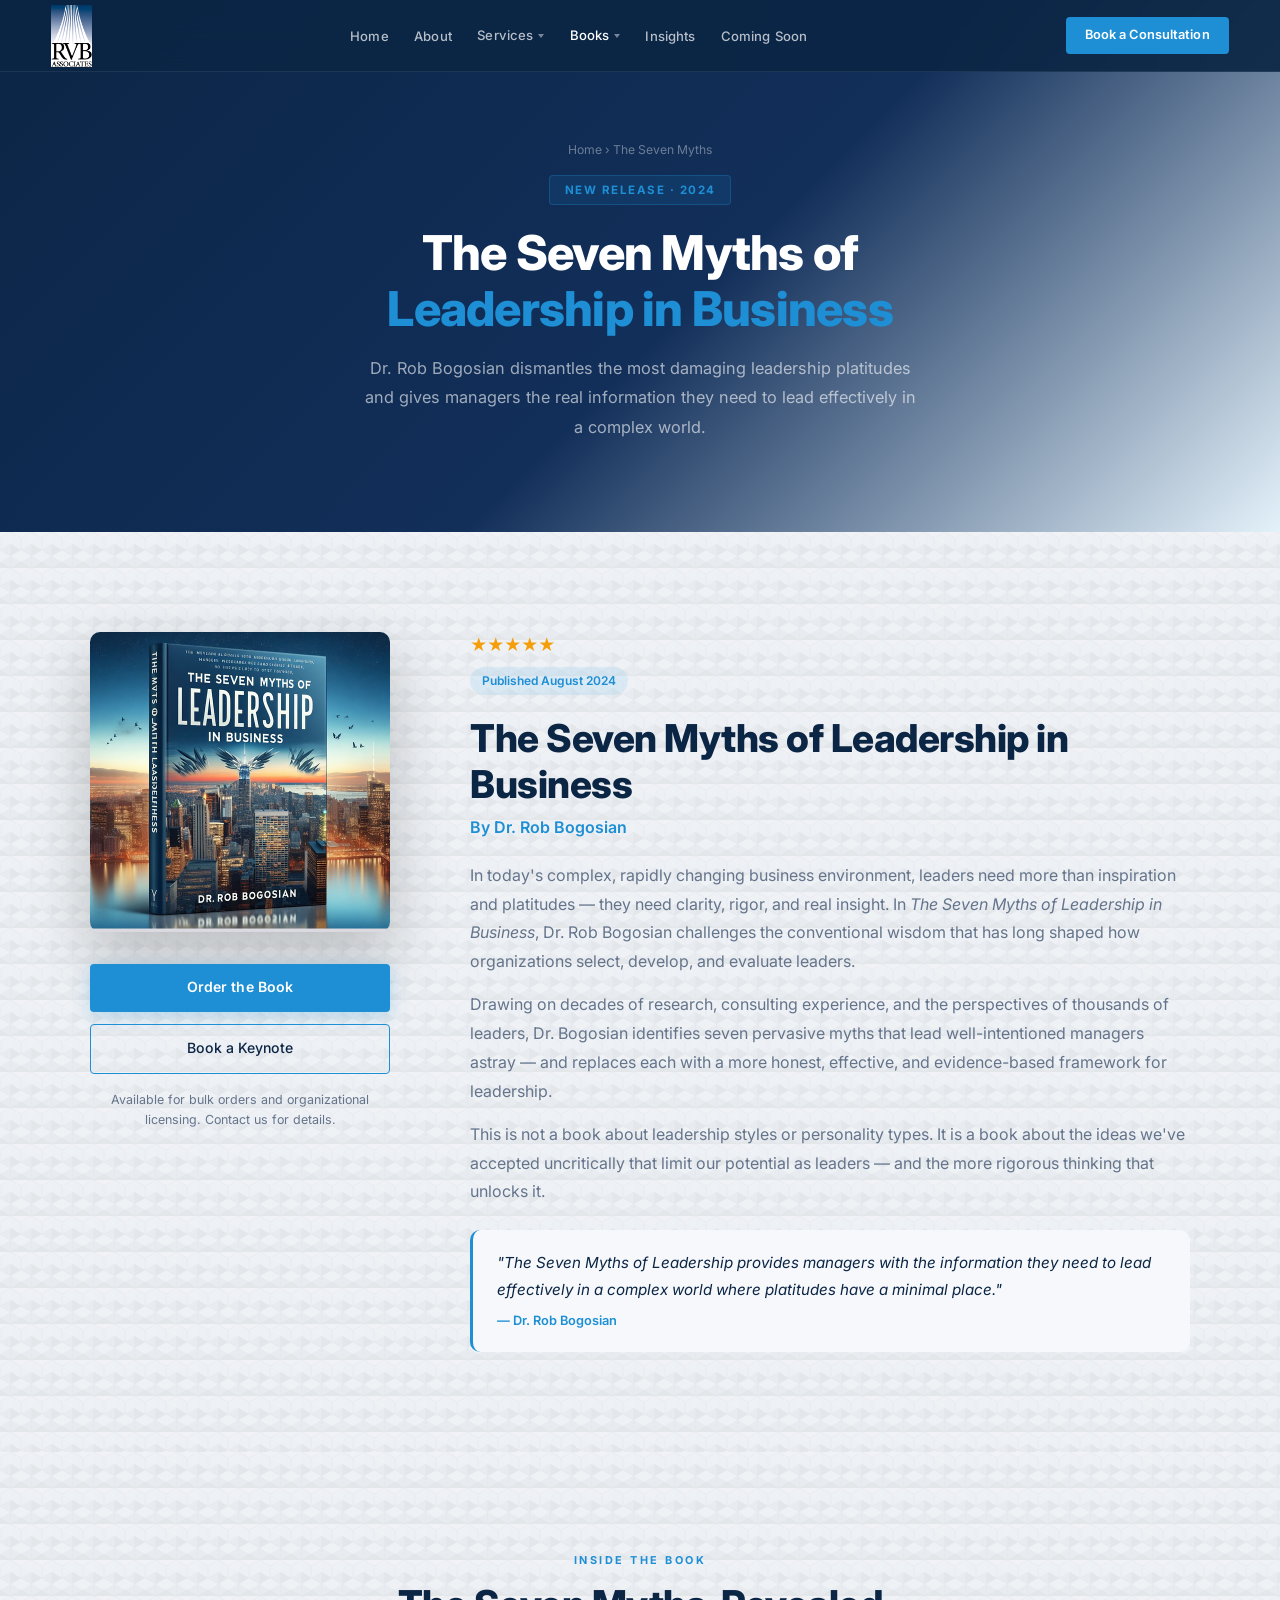
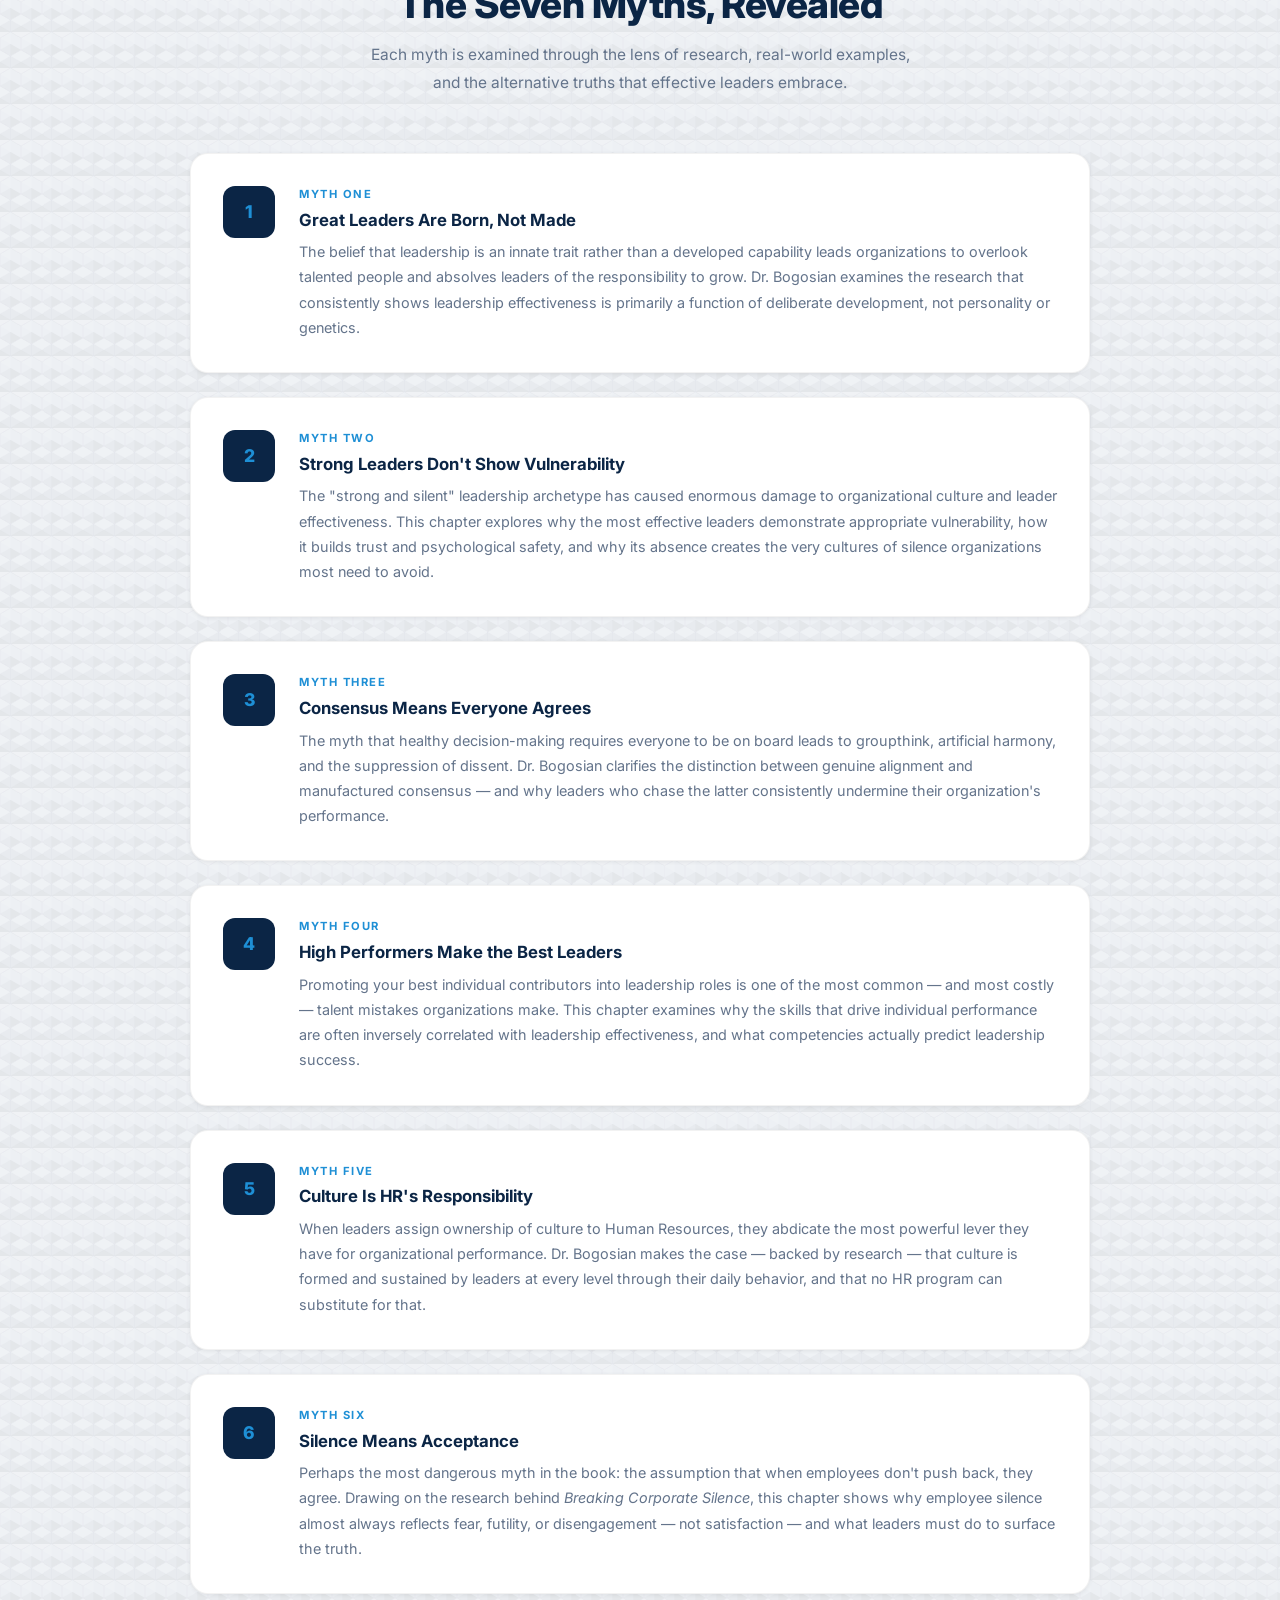
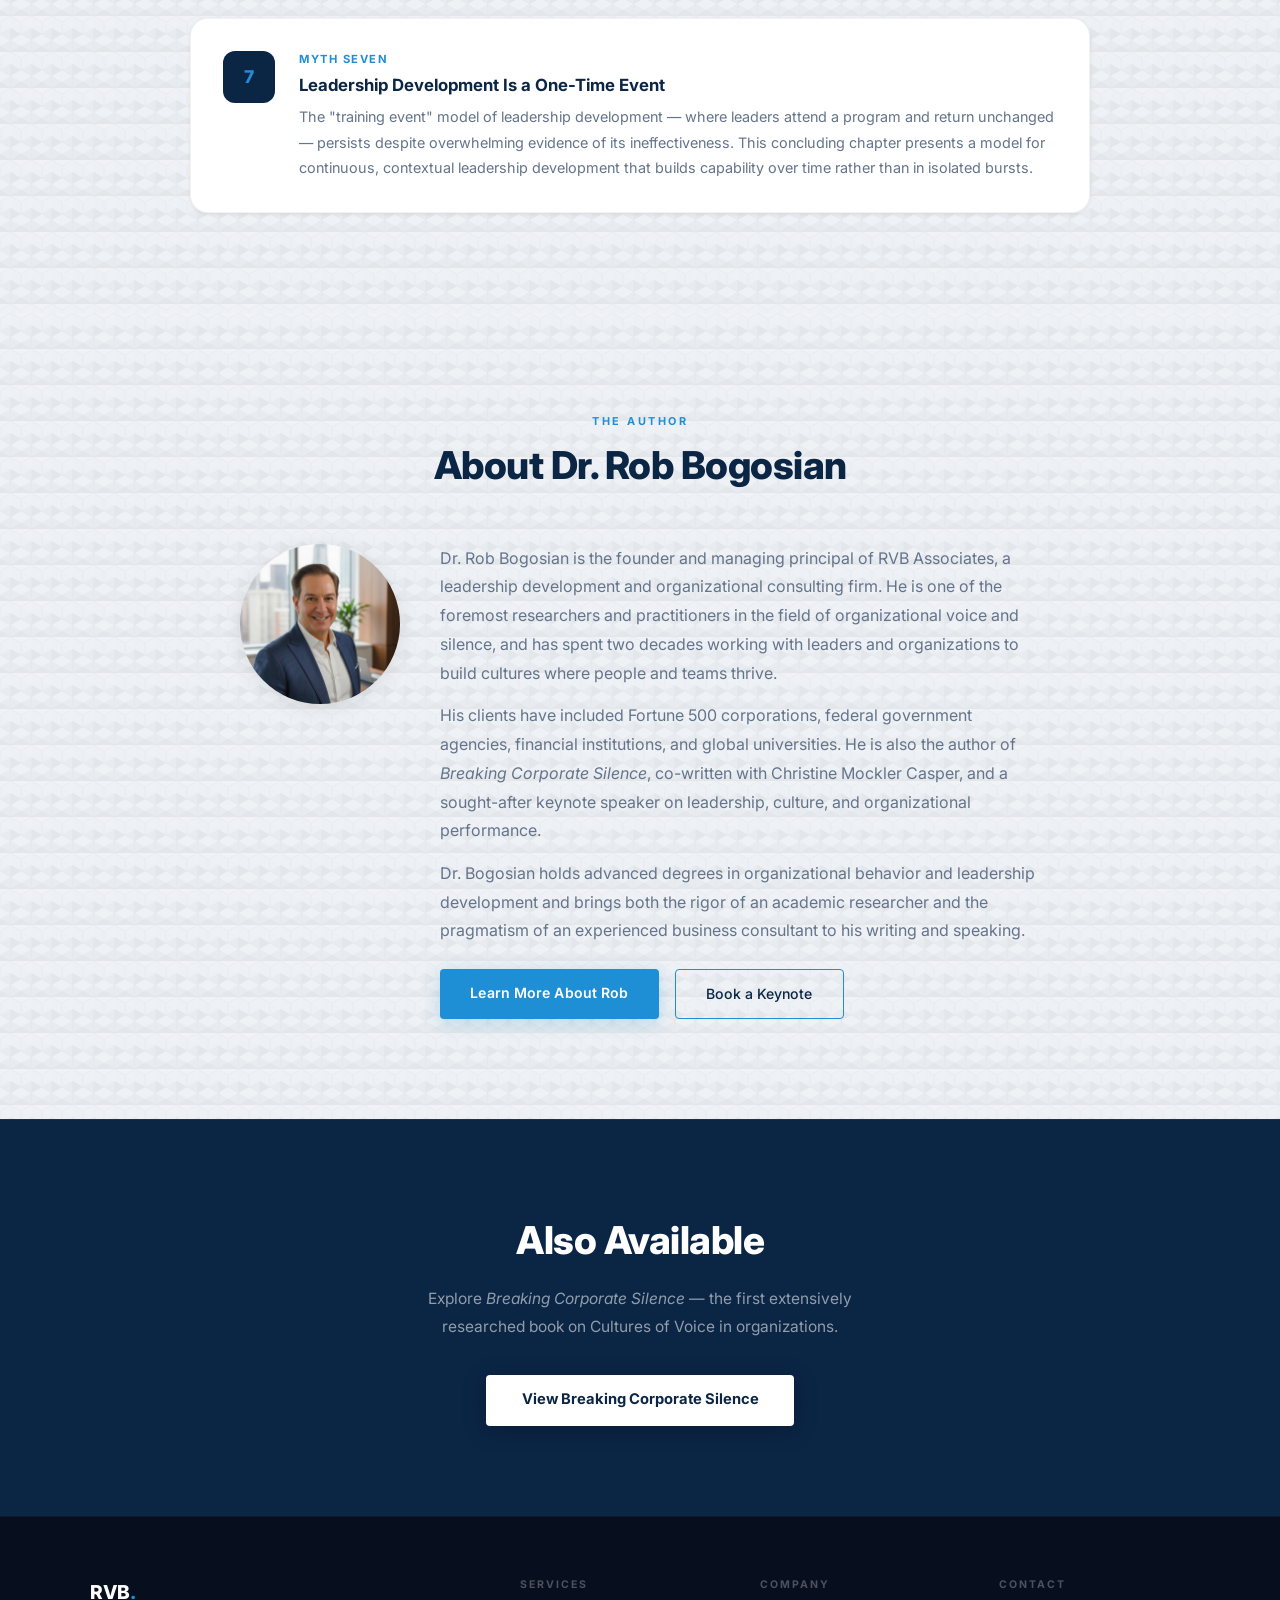
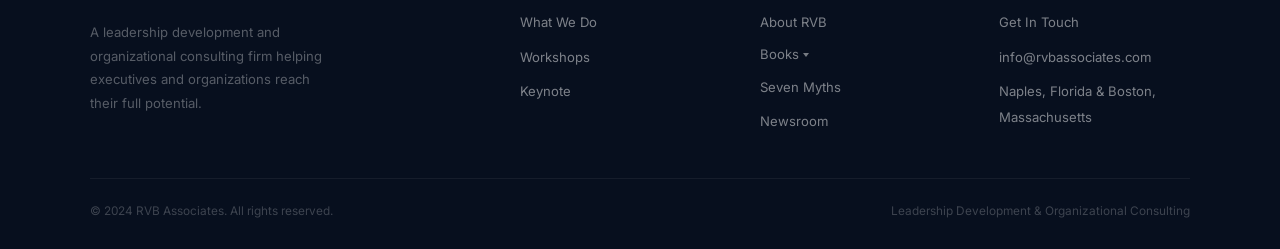
<file: seven-myths.html>
<!DOCTYPE html>
<html lang="en">
<head>
  <meta charset="UTF-8" /><meta name="viewport" content="width=device-width, initial-scale=1.0" />
  <title>The Seven Myths of Leadership | Dr. Rob Bogosian – RVB Associates</title>
  <link rel="preconnect" href="https://fonts.googleapis.com" />
  <link rel="preconnect" href="https://fonts.gstatic.com" crossorigin />
  <link href="https://fonts.googleapis.com/css2?family=Inter:wght@300;400;500;600;700;800&display=swap" rel="stylesheet" />
  <link rel="stylesheet" href="rvb-styles.css" />
  <style>
    .book-section { background: var(--white); }
    .book-grid { display: grid; grid-template-columns: 300px 1fr; gap: 5rem; align-items: start; max-width: 1100px; margin: 0 auto; }
    .book-cover-wrap { position: sticky; top: 96px; }
    .book-cover-wrap img { width: 100%; border-radius: 10px; box-shadow: 0 24px 60px rgba(0,0,0,.22); }
    .book-actions { display: flex; flex-direction: column; gap: .75rem; margin-top: 1.5rem; }
    .stars { color: #f59e0b; font-size: 1.05rem; margin-bottom: .5rem; }
    .pub-date { display: inline-block; padding: .28rem .75rem; background: rgba(46,163,242,.1); color: var(--blue); border-radius: 50px; font-size: .75rem; font-weight: 600; margin-bottom: 1.25rem; }

    .myths { background: var(--off-white); }
    .myths-list { display: flex; flex-direction: column; gap: 1.5rem; max-width: 900px; margin: 0 auto; }
    .myth-card { background: var(--white); border-radius: var(--radius-lg); padding: 2rem; box-shadow: var(--shadow-sm); border: 1px solid rgba(0,0,0,.05); display: grid; grid-template-columns: auto 1fr; gap: 1.5rem; align-items: start; transition: transform var(--transition), box-shadow var(--transition); }
    .myth-card:hover { transform: translateY(-3px); box-shadow: var(--shadow-md); }
    .myth-num { width: 52px; height: 52px; border-radius: 12px; background: var(--navy); color: var(--blue); display: flex; align-items: center; justify-content: center; font-weight: 800; font-size: 1.1rem; flex-shrink: 0; }
    .myth-label { font-size: .7rem; font-weight: 700; letter-spacing: 1.5px; text-transform: uppercase; color: var(--blue); margin-bottom: .3rem; }
    .myth-card h3 { font-size: 1.05rem; font-weight: 700; color: var(--navy); margin-bottom: .5rem; line-height: 1.35; }
    .myth-card p { font-size: .9rem; color: var(--gray-500); line-height: 1.75; }

    .about-author { background: var(--white); }
    .author-grid { display: grid; grid-template-columns: auto 1fr; gap: 2.5rem; align-items: start; max-width: 800px; margin: 0 auto; }
    .author-photo { width: 160px; height: 160px; border-radius: 50%; object-fit: cover; box-shadow: var(--shadow-md); }

    @media (max-width: 860px) {
      .book-grid { grid-template-columns: 1fr; gap: 2.5rem; }
      .book-cover-wrap { position: static; max-width: 240px; }
      .myth-card { grid-template-columns: 1fr; }
      .author-grid { grid-template-columns: 1fr; }
      .author-photo { width: 120px; height: 120px; }
    }
  </style>
</head>
<body>
<nav id="navbar">
  <a href="index.html" class="nav-logo"><img src="Images/RVB_Associates_logo_high_res.png" alt="RVB Associates" /></a>
  <ul class="nav-links">
    <li><a href="index.html">Home</a></li>
    <li><a href="about.html">About</a></li>
    <li class="has-dropdown">
      <a href="what-we-do.html">Services</a>
      <ul class="dropdown">
        <li><a href="what-we-do.html">What We Do</a></li>
        <li><a href="workshops.html">Workshops</a></li>
        <li><a href="keynote.html">Keynote Speaking</a></li>
      </ul>
    </li>
    <li class="has-dropdown"><a href="books.html" class="active">Books</a><ul class="dropdown"><li><a href="the-book.html">Breaking Corporate Silence</a></li><li><a href="seven-myths.html">Seven Myths of Leadership</a></li><li><a href="books.html#disruption-ready">Disruption Ready</a></li></ul></li>
    <li><a href="newsroom.html">Insights</a></li>
    <li><a href="disruption-ready.html">Coming Soon</a></li>
  </ul>
  <button class="nav-hamburger" aria-label="Toggle navigation"><span></span><span></span><span></span></button>
  <a href="contact.html" class="nav-cta">Book a Consultation</a>
</nav>

<div class="page-hero">
  <div class="breadcrumb"><a href="index.html">Home</a> &rsaquo; <span>The Seven Myths</span></div>
  <div class="page-hero-badge">New Release · 2024</div>
  <h1>The Seven Myths of<br/><em>Leadership in Business</em></h1>
  <p>Dr. Rob Bogosian dismantles the most damaging leadership platitudes and gives managers the real information they need to lead effectively in a complex world.</p>
</div>

<!-- BOOK INTRO -->
<section class="book-section">
  <div class="book-grid">
    <div class="book-cover-wrap fade-up">
      <img src="Images/ImageDownloader_rvbassociates.com_7-Myths-of-Leadership-Book.jpg" alt="The Seven Myths of Leadership in Business book cover" />
      <div class="book-actions">
        <a href="contact.html" class="btn-primary" style="text-align:center;">Order the Book</a>
        <a href="keynote.html" class="btn-outline" style="text-align:center;">Book a Keynote</a>
      </div>
      <p style="font-size:.78rem;color:var(--gray-500);margin-top:1rem;text-align:center;">Available for bulk orders and organizational licensing. Contact us for details.</p>
    </div>
    <div class="fade-up">
      <div class="stars">★★★★★</div>
      <span class="pub-date">Published August 2024</span>
      <h2 class="section-title" style="margin-bottom:.5rem;">The Seven Myths of Leadership in Business</h2>
      <p style="font-size:1rem;color:var(--blue);font-weight:600;margin-bottom:1.25rem;">By Dr. Rob Bogosian</p>
      <p style="color:var(--gray-500);line-height:1.8;margin-bottom:.9rem;">In today's complex, rapidly changing business environment, leaders need more than inspiration and platitudes — they need clarity, rigor, and real insight. In <em>The Seven Myths of Leadership in Business</em>, Dr. Rob Bogosian challenges the conventional wisdom that has long shaped how organizations select, develop, and evaluate leaders.</p>
      <p style="color:var(--gray-500);line-height:1.8;margin-bottom:.9rem;">Drawing on decades of research, consulting experience, and the perspectives of thousands of leaders, Dr. Bogosian identifies seven pervasive myths that lead well-intentioned managers astray — and replaces each with a more honest, effective, and evidence-based framework for leadership.</p>
      <p style="color:var(--gray-500);line-height:1.8;">This is not a book about leadership styles or personality types. It is a book about the ideas we've accepted uncritically that limit our potential as leaders — and the more rigorous thinking that unlocks it.</p>
      <div style="background:var(--off-white);border-radius:var(--radius);padding:1.25rem 1.5rem;margin-top:1.5rem;border-left:3px solid var(--blue);">
        <p style="font-size:.95rem;color:var(--navy);font-style:italic;line-height:1.75;">"The Seven Myths of Leadership provides managers with the information they need to lead effectively in a complex world where platitudes have a minimal place."</p>
        <p style="font-size:.8rem;color:var(--blue);font-weight:600;margin-top:.5rem;">— Dr. Rob Bogosian</p>
      </div>
    </div>
  </div>
</section>

<!-- THE SEVEN MYTHS -->
<section class="myths">
  <div class="container">
    <div class="section-header center fade-up">
      <div class="section-label">Inside the Book</div>
      <h2 class="section-title">The Seven Myths, Revealed</h2>
      <p class="section-sub">Each myth is examined through the lens of research, real-world examples, and the alternative truths that effective leaders embrace.</p>
    </div>
    <div class="myths-list">
      <div class="myth-card fade-up">
        <div class="myth-num">1</div>
        <div>
          <div class="myth-label">Myth One</div>
          <h3>Great Leaders Are Born, Not Made</h3>
          <p>The belief that leadership is an innate trait rather than a developed capability leads organizations to overlook talented people and absolves leaders of the responsibility to grow. Dr. Bogosian examines the research that consistently shows leadership effectiveness is primarily a function of deliberate development, not personality or genetics.</p>
        </div>
      </div>
      <div class="myth-card fade-up">
        <div class="myth-num">2</div>
        <div>
          <div class="myth-label">Myth Two</div>
          <h3>Strong Leaders Don't Show Vulnerability</h3>
          <p>The "strong and silent" leadership archetype has caused enormous damage to organizational culture and leader effectiveness. This chapter explores why the most effective leaders demonstrate appropriate vulnerability, how it builds trust and psychological safety, and why its absence creates the very cultures of silence organizations most need to avoid.</p>
        </div>
      </div>
      <div class="myth-card fade-up">
        <div class="myth-num">3</div>
        <div>
          <div class="myth-label">Myth Three</div>
          <h3>Consensus Means Everyone Agrees</h3>
          <p>The myth that healthy decision-making requires everyone to be on board leads to groupthink, artificial harmony, and the suppression of dissent. Dr. Bogosian clarifies the distinction between genuine alignment and manufactured consensus — and why leaders who chase the latter consistently undermine their organization's performance.</p>
        </div>
      </div>
      <div class="myth-card fade-up">
        <div class="myth-num">4</div>
        <div>
          <div class="myth-label">Myth Four</div>
          <h3>High Performers Make the Best Leaders</h3>
          <p>Promoting your best individual contributors into leadership roles is one of the most common — and most costly — talent mistakes organizations make. This chapter examines why the skills that drive individual performance are often inversely correlated with leadership effectiveness, and what competencies actually predict leadership success.</p>
        </div>
      </div>
      <div class="myth-card fade-up">
        <div class="myth-num">5</div>
        <div>
          <div class="myth-label">Myth Five</div>
          <h3>Culture Is HR's Responsibility</h3>
          <p>When leaders assign ownership of culture to Human Resources, they abdicate the most powerful lever they have for organizational performance. Dr. Bogosian makes the case — backed by research — that culture is formed and sustained by leaders at every level through their daily behavior, and that no HR program can substitute for that.</p>
        </div>
      </div>
      <div class="myth-card fade-up">
        <div class="myth-num">6</div>
        <div>
          <div class="myth-label">Myth Six</div>
          <h3>Silence Means Acceptance</h3>
          <p>Perhaps the most dangerous myth in the book: the assumption that when employees don't push back, they agree. Drawing on the research behind <em>Breaking Corporate Silence</em>, this chapter shows why employee silence almost always reflects fear, futility, or disengagement — not satisfaction — and what leaders must do to surface the truth.</p>
        </div>
      </div>
      <div class="myth-card fade-up">
        <div class="myth-num">7</div>
        <div>
          <div class="myth-label">Myth Seven</div>
          <h3>Leadership Development Is a One-Time Event</h3>
          <p>The "training event" model of leadership development — where leaders attend a program and return unchanged — persists despite overwhelming evidence of its ineffectiveness. This concluding chapter presents a model for continuous, contextual leadership development that builds capability over time rather than in isolated bursts.</p>
        </div>
      </div>
    </div>
  </div>
</section>

<!-- ABOUT AUTHOR -->
<section class="about-author">
  <div class="container">
    <div class="section-header center fade-up">
      <div class="section-label">The Author</div>
      <h2 class="section-title">About Dr. Rob Bogosian</h2>
    </div>
    <div class="author-grid">
      <img class="author-photo fade-up" src="Images/Rob bogosian.jpeg" alt="Dr. Rob Bogosian" />
      <div class="fade-up">
        <p style="color:var(--gray-500);line-height:1.8;margin-bottom:.85rem;">Dr. Rob Bogosian is the founder and managing principal of RVB Associates, a leadership development and organizational consulting firm. He is one of the foremost researchers and practitioners in the field of organizational voice and silence, and has spent two decades working with leaders and organizations to build cultures where people and teams thrive.</p>
        <p style="color:var(--gray-500);line-height:1.8;margin-bottom:.85rem;">His clients have included Fortune 500 corporations, federal government agencies, financial institutions, and global universities. He is also the author of <em>Breaking Corporate Silence</em>, co-written with Christine Mockler Casper, and a sought-after keynote speaker on leadership, culture, and organizational performance.</p>
        <p style="color:var(--gray-500);line-height:1.8;margin-bottom:1.5rem;">Dr. Bogosian holds advanced degrees in organizational behavior and leadership development and brings both the rigor of an academic researcher and the pragmatism of an experienced business consultant to his writing and speaking.</p>
        <div style="display:flex;gap:1rem;flex-wrap:wrap;">
          <a href="about.html" class="btn-primary">Learn More About Rob</a>
          <a href="keynote.html" class="btn-outline">Book a Keynote</a>
        </div>
      </div>
    </div>
  </div>
</section>

<div class="cta-banner fade-up">
  <h2>Also Available</h2>
  <p>Explore <em>Breaking Corporate Silence</em> — the first extensively researched book on Cultures of Voice in organizations.</p>
  <a href="the-book.html" class="btn-white">View Breaking Corporate Silence</a>
</div>

<footer>
  <div class="footer-grid">
    <div class="footer-brand"><div class="footer-logo">RVB<span>.</span></div><p>A leadership development and organizational consulting firm helping executives and organizations reach their full potential.</p></div>
    <div class="footer-col"><h4>Services</h4><ul><li><a href="what-we-do.html">What We Do</a></li><li><a href="workshops.html">Workshops</a></li><li><a href="keynote.html">Keynote</a></li></ul></div>
    <div class="footer-col"><h4>Company</h4><ul><li><a href="about.html">About RVB</a></li><li class="has-dropdown"><a href="books.html">Books</a><ul class="dropdown"><li><a href="the-book.html">Breaking Corporate Silence</a></li><li><a href="seven-myths.html">Seven Myths of Leadership</a></li><li><a href="disruption-ready.html">Disruption Ready</a></li></ul></li><li><a href="seven-myths.html">Seven Myths</a></li><li><a href="newsroom.html">Newsroom</a></li></ul></div>
    <div class="footer-col"><h4>Contact</h4><ul><li><a href="contact.html">Get In Touch</a></li><li><a href="mailto:info@rvbassociates.com">info@rvbassociates.com</a></li><li><a href="#">Naples, Florida &amp; Boston, Massachusetts</a></li></ul></div>
  </div>
  <div class="footer-bottom"><p>&copy; 2024 RVB Associates. All rights reserved.</p><p>Leadership Development &amp; Organizational Consulting</p></div>
</footer>
<script>
  const nb = document.getElementById('navbar');
  window.addEventListener('scroll', () => nb.classList.toggle('scrolled', window.scrollY > 40));
  document.querySelector('.nav-hamburger').addEventListener('click', () => nb.classList.toggle('nav-open'));
  document.querySelectorAll('.nav-links a').forEach(a => a.addEventListener('click', () => nb.classList.remove('nav-open')));
  const obs = new IntersectionObserver(e => e.forEach(x => x.isIntersecting && x.target.classList.add('visible')), { threshold: 0.1 });
  document.querySelectorAll('.fade-up').forEach(el => obs.observe(el));
</script>
</body>
</html>
</file>
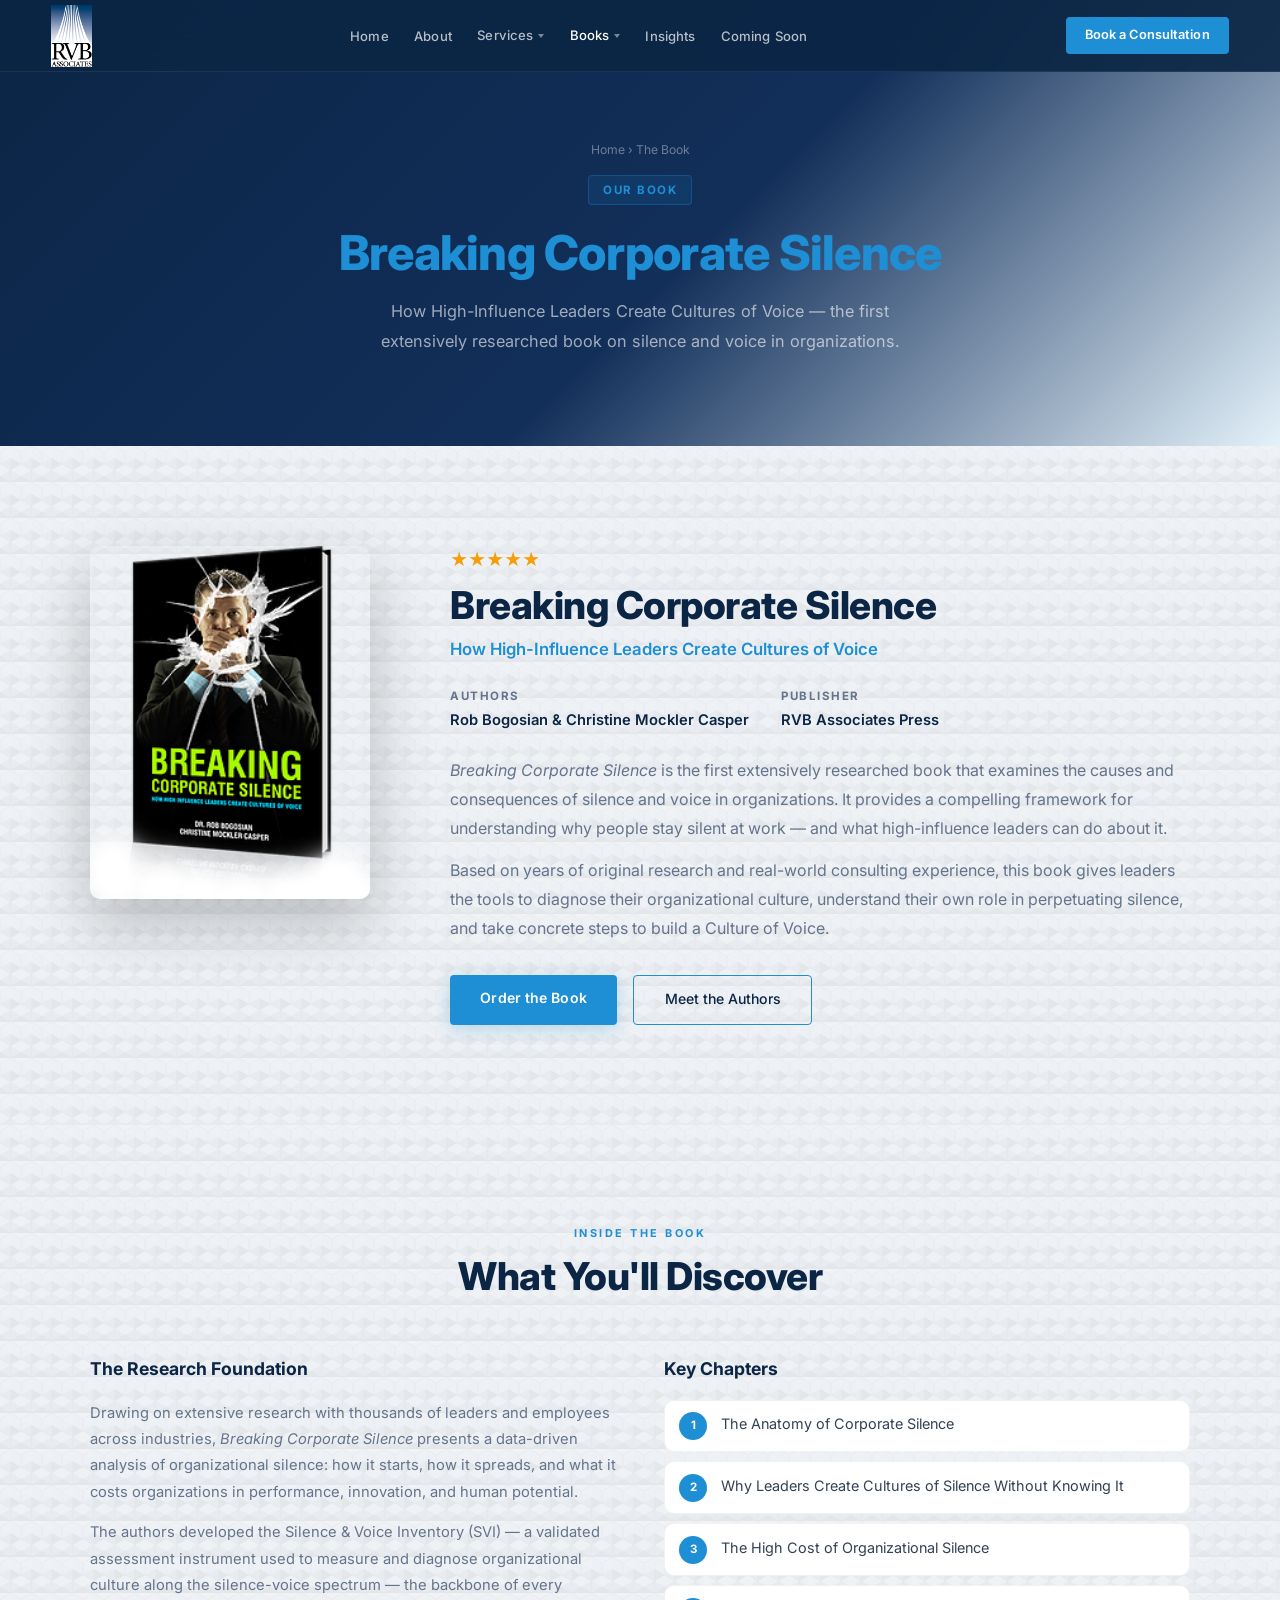
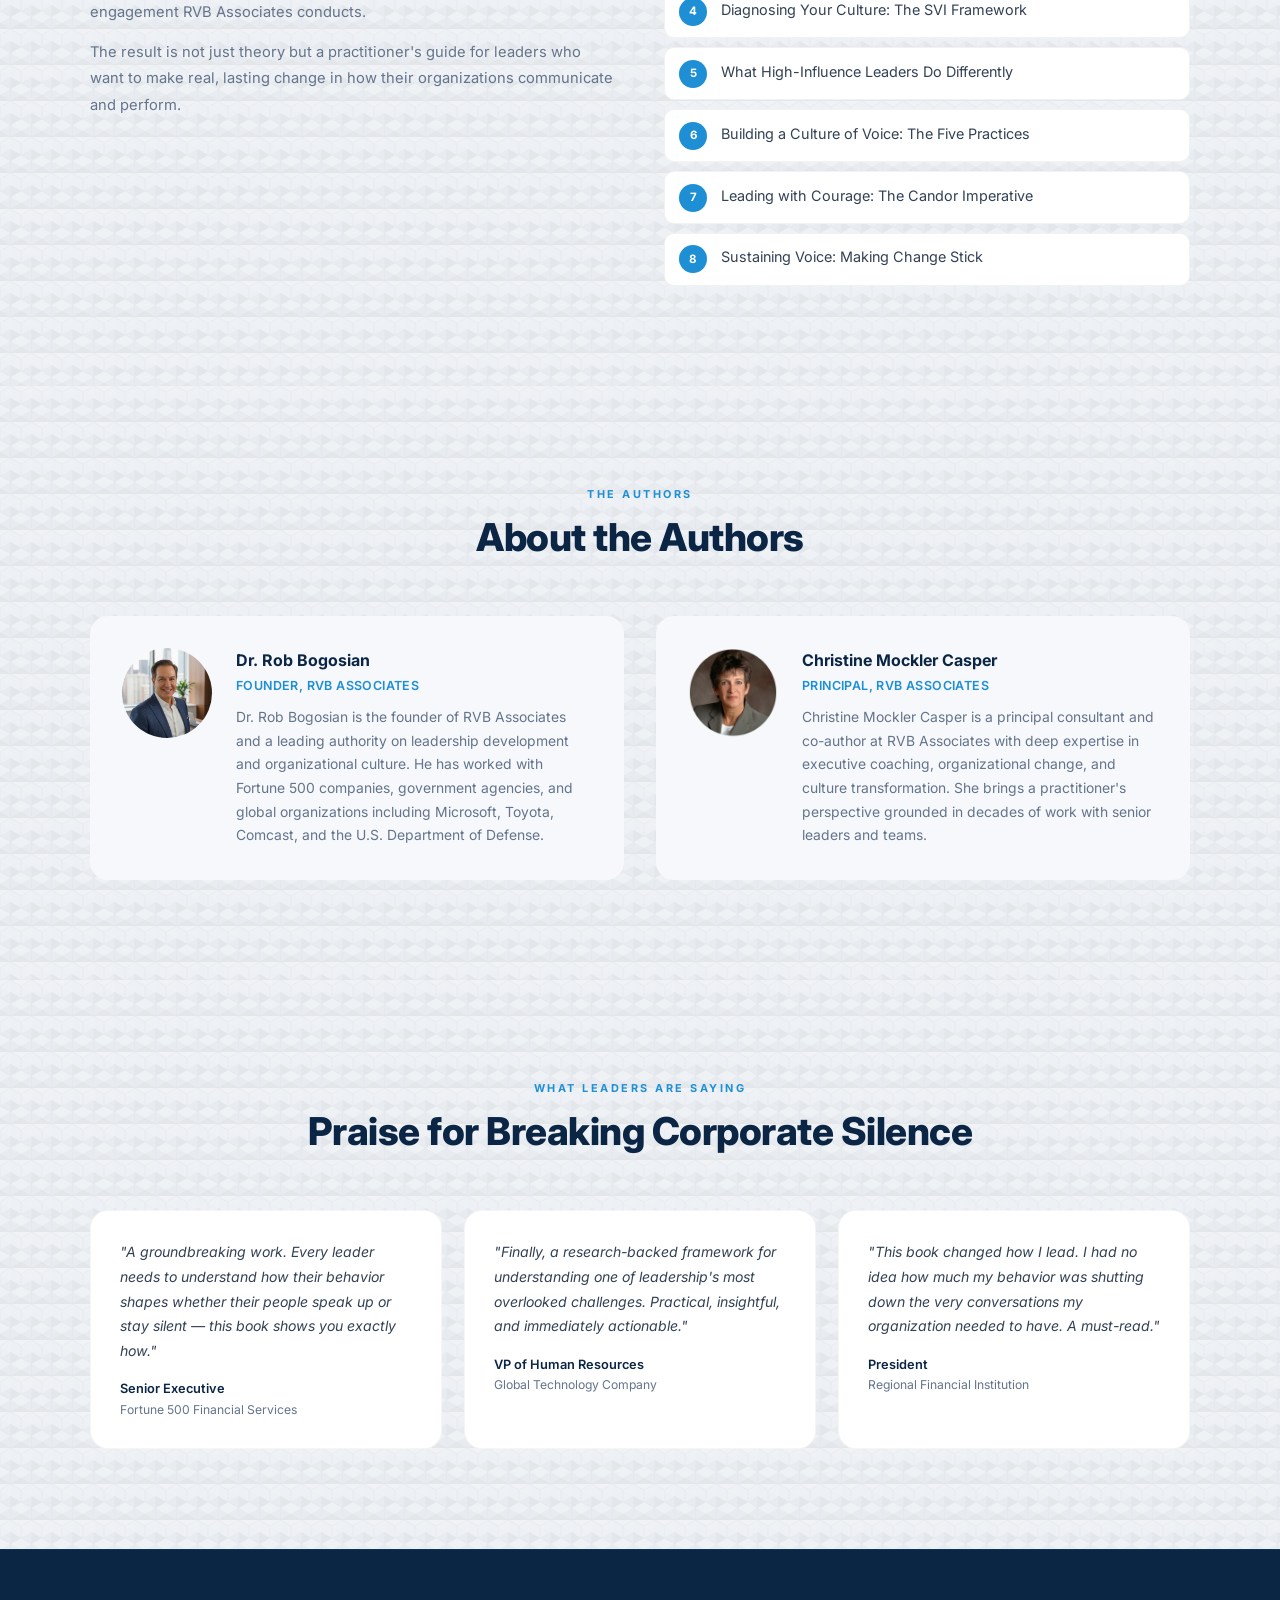
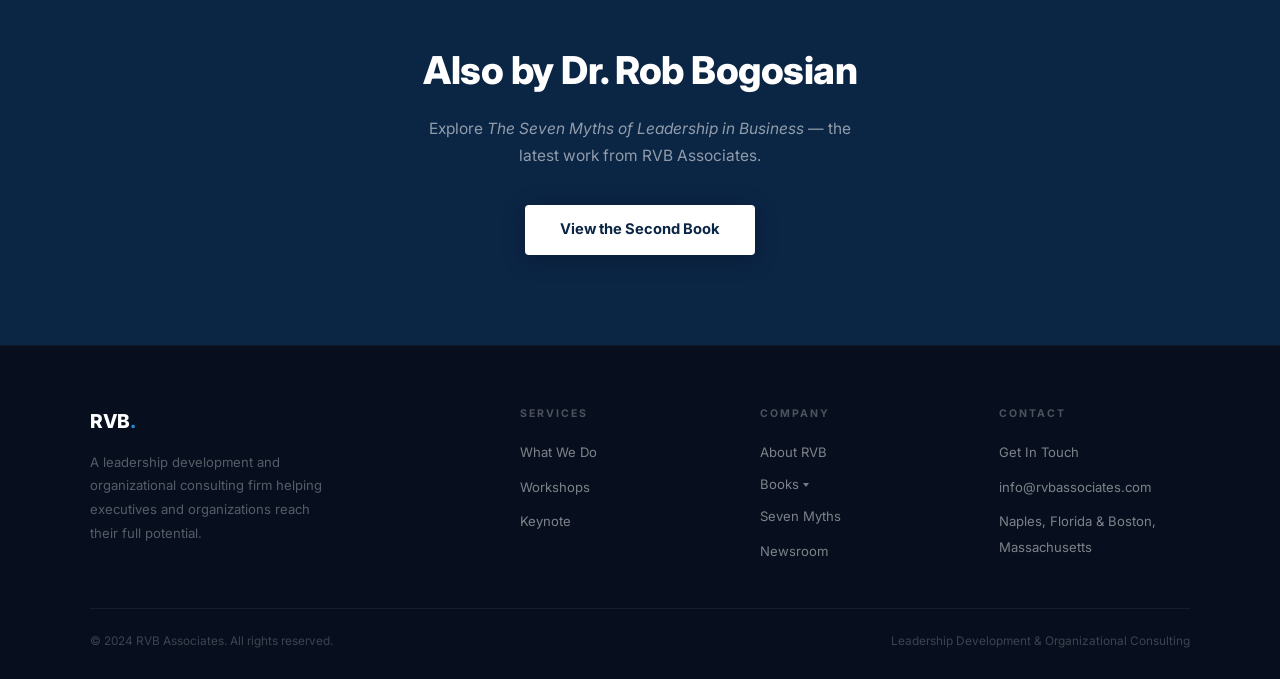
<file: the-book.html>
<!DOCTYPE html>
<html lang="en">
<head>
  <meta charset="UTF-8" /><meta name="viewport" content="width=device-width, initial-scale=1.0" />
  <title>Breaking Corporate Silence | RVB Associates</title>
  <link rel="preconnect" href="https://fonts.googleapis.com" />
  <link rel="preconnect" href="https://fonts.gstatic.com" crossorigin />
  <link href="https://fonts.googleapis.com/css2?family=Inter:wght@300;400;500;600;700;800&display=swap" rel="stylesheet" />
  <link rel="stylesheet" href="rvb-styles.css" />
  <style>
    .book-hero-section { background: var(--white); }
    .book-hero-grid { display: grid; grid-template-columns: 280px 1fr; gap: 5rem; align-items: start; max-width: 1100px; margin: 0 auto; }
    .book-cover-large { width: 100%; border-radius: 10px; box-shadow: 0 24px 60px rgba(0,0,0,.22); }
    .book-meta { display: flex; gap: 2rem; margin: 1.5rem 0; flex-wrap: wrap; }
    .book-meta-item { }
    .book-meta-item .meta-label { font-size: .72rem; font-weight: 700; letter-spacing: 1.5px; text-transform: uppercase; color: var(--gray-500); margin-bottom: .2rem; }
    .book-meta-item .meta-val { font-size: .92rem; font-weight: 600; color: var(--navy); }
    .book-actions { display: flex; gap: 1rem; flex-wrap: wrap; margin-top: 2rem; }
    .stars { color: #f59e0b; font-size: 1.1rem; margin-bottom: .5rem; }

    .book-detail { background: var(--off-white); }
    .detail-grid { display: grid; grid-template-columns: 1fr 1fr; gap: 3rem; max-width: 1100px; margin: 0 auto; }
    .detail-block h3 { font-size: 1.1rem; font-weight: 700; color: var(--navy); margin-bottom: 1rem; }
    .detail-block p { font-size: .92rem; color: var(--gray-500); line-height: 1.8; margin-bottom: .85rem; }

    .chapter-list { list-style: none; display: flex; flex-direction: column; gap: .6rem; counter-reset: chap; }
    .chapter-list li { display: flex; align-items: flex-start; gap: .85rem; font-size: .9rem; color: var(--gray-700); line-height: 1.6; padding: .7rem .9rem; background: var(--white); border-radius: var(--radius); border: 1px solid rgba(0,0,0,.05); counter-increment: chap; }
    .chapter-list li::before { content: counter(chap); min-width: 28px; height: 28px; border-radius: 50%; background: var(--blue); color: var(--white); display: flex; align-items: center; justify-content: center; font-size: .72rem; font-weight: 700; flex-shrink: 0; }

    .authors { background: var(--white); }
    .authors-grid { display: grid; grid-template-columns: 1fr 1fr; gap: 2rem; max-width: 1100px; margin: 0 auto; }
    .author-card { display: flex; gap: 1.5rem; align-items: flex-start; background: var(--off-white); border-radius: var(--radius-lg); padding: 2rem; }
    .author-photo { width: 90px; height: 90px; border-radius: 50%; object-fit: cover; flex-shrink: 0; }
    .author-body h3 { font-size: 1rem; font-weight: 700; color: var(--navy); margin-bottom: .15rem; }
    .author-body .role { font-size: .78rem; font-weight: 600; color: var(--blue); text-transform: uppercase; letter-spacing: .4px; margin-bottom: .6rem; }
    .author-body p { font-size: .87rem; color: var(--gray-500); line-height: 1.7; }

    .endorsements { background: var(--off-white); }
    .endorsements-grid { display: grid; grid-template-columns: repeat(3, 1fr); gap: 1.4rem; max-width: 1100px; margin: 0 auto; }
    .endorsement { background: var(--white); border-radius: var(--radius-lg); padding: 1.8rem; border: 1px solid rgba(0,0,0,.04); }
    .endorsement p { font-size: .88rem; color: var(--gray-700); line-height: 1.75; font-style: italic; margin-bottom: 1rem; }
    .endorsement-author { font-size: .8rem; font-weight: 600; color: var(--navy); }
    .endorsement-title { font-size: .76rem; color: var(--gray-500); }

    @media (max-width: 860px) {
      .book-hero-grid { grid-template-columns: 1fr; gap: 2.5rem; }
      .book-cover-large { max-width: 220px; }
      .detail-grid, .authors-grid, .endorsements-grid { grid-template-columns: 1fr; }
    }
  </style>
</head>
<body>
<nav id="navbar">
  <a href="index.html" class="nav-logo"><img src="Images/RVB_Associates_logo_high_res.png" alt="RVB Associates" /></a>
  <ul class="nav-links">
    <li><a href="index.html">Home</a></li>
    <li><a href="about.html">About</a></li>
    <li class="has-dropdown">
      <a href="what-we-do.html">Services</a>
      <ul class="dropdown">
        <li><a href="what-we-do.html">What We Do</a></li>
        <li><a href="workshops.html">Workshops</a></li>
        <li><a href="keynote.html">Keynote Speaking</a></li>
      </ul>
    </li>
    <li class="has-dropdown"><a href="books.html" class="active">Books</a><ul class="dropdown"><li><a href="the-book.html">Breaking Corporate Silence</a></li><li><a href="seven-myths.html">Seven Myths of Leadership</a></li><li><a href="books.html#disruption-ready">Disruption Ready</a></li></ul></li>
    <li><a href="newsroom.html">Insights</a></li>
    <li><a href="disruption-ready.html">Coming Soon</a></li>
  </ul>
  <button class="nav-hamburger" aria-label="Toggle navigation"><span></span><span></span><span></span></button>
  <a href="contact.html" class="nav-cta">Book a Consultation</a>
</nav>

<div class="page-hero">
  <div class="breadcrumb"><a href="index.html">Home</a> &rsaquo; <span>The Book</span></div>
  <div class="page-hero-badge">Our Book</div>
  <h1><em>Breaking Corporate Silence</em></h1>
  <p>How High-Influence Leaders Create Cultures of Voice — the first extensively researched book on silence and voice in organizations.</p>
</div>

<!-- BOOK HERO -->
<section class="book-hero-section">
  <div class="book-hero-grid">
    <div class="fade-up">
      <img class="book-cover-large" src="Images/ImageDownloader_rvbassociates.com_corporate-silence-book.png" alt="Breaking Corporate Silence book cover" />
    </div>
    <div class="fade-up">
      <div class="stars">★★★★★</div>
      <h2 class="section-title" style="margin-bottom:.5rem;">Breaking Corporate Silence</h2>
      <p style="font-size:1.05rem;color:var(--blue);font-weight:600;margin-bottom:1rem;">How High-Influence Leaders Create Cultures of Voice</p>
      <div class="book-meta">
        <div class="book-meta-item"><div class="meta-label">Authors</div><div class="meta-val">Rob Bogosian &amp; Christine Mockler Casper</div></div>
        <div class="book-meta-item"><div class="meta-label">Publisher</div><div class="meta-val">RVB Associates Press</div></div>
      </div>
      <p style="color:var(--gray-500);line-height:1.8;margin-bottom:.85rem;"><em>Breaking Corporate Silence</em> is the first extensively researched book that examines the causes and consequences of silence and voice in organizations. It provides a compelling framework for understanding why people stay silent at work — and what high-influence leaders can do about it.</p>
      <p style="color:var(--gray-500);line-height:1.8;">Based on years of original research and real-world consulting experience, this book gives leaders the tools to diagnose their organizational culture, understand their own role in perpetuating silence, and take concrete steps to build a Culture of Voice.</p>
      <div class="book-actions">
        <a href="contact.html" class="btn-primary">Order the Book</a>
        <a href="about.html" class="btn-outline">Meet the Authors</a>
      </div>
    </div>
  </div>
</section>

<!-- DETAIL -->
<section class="book-detail">
  <div class="container">
    <div class="section-header center fade-up">
      <div class="section-label">Inside the Book</div>
      <h2 class="section-title">What You'll Discover</h2>
    </div>
    <div class="detail-grid">
      <div class="detail-block fade-up">
        <h3>The Research Foundation</h3>
        <p>Drawing on extensive research with thousands of leaders and employees across industries, <em>Breaking Corporate Silence</em> presents a data-driven analysis of organizational silence: how it starts, how it spreads, and what it costs organizations in performance, innovation, and human potential.</p>
        <p>The authors developed the Silence &amp; Voice Inventory (SVI) — a validated assessment instrument used to measure and diagnose organizational culture along the silence-voice spectrum — the backbone of every engagement RVB Associates conducts.</p>
        <p>The result is not just theory but a practitioner's guide for leaders who want to make real, lasting change in how their organizations communicate and perform.</p>
      </div>
      <div class="detail-block fade-up">
        <h3>Key Chapters</h3>
        <ul class="chapter-list">
          <li>The Anatomy of Corporate Silence</li>
          <li>Why Leaders Create Cultures of Silence Without Knowing It</li>
          <li>The High Cost of Organizational Silence</li>
          <li>Diagnosing Your Culture: The SVI Framework</li>
          <li>What High-Influence Leaders Do Differently</li>
          <li>Building a Culture of Voice: The Five Practices</li>
          <li>Leading with Courage: The Candor Imperative</li>
          <li>Sustaining Voice: Making Change Stick</li>
        </ul>
      </div>
    </div>
  </div>
</section>

<!-- AUTHORS -->
<section class="authors">
  <div class="container">
    <div class="section-header center fade-up">
      <div class="section-label">The Authors</div>
      <h2 class="section-title">About the Authors</h2>
    </div>
    <div class="authors-grid">
      <div class="author-card fade-up">
        <img class="author-photo" src="Images/Rob bogosian.jpeg" alt="Rob Bogosian" />
        <div class="author-body">
          <h3>Dr. Rob Bogosian</h3>
          <div class="role">Founder, RVB Associates</div>
          <p>Dr. Rob Bogosian is the founder of RVB Associates and a leading authority on leadership development and organizational culture. He has worked with Fortune 500 companies, government agencies, and global organizations including Microsoft, Toyota, Comcast, and the U.S. Department of Defense.</p>
        </div>
      </div>
      <div class="author-card fade-up">
        <img class="author-photo" src="Images/ImageDownloader_rvbassociates.com_rvb-christine-mockler-casper.png" alt="Christine Mockler Casper" />
        <div class="author-body">
          <h3>Christine Mockler Casper</h3>
          <div class="role">Principal, RVB Associates</div>
          <p>Christine Mockler Casper is a principal consultant and co-author at RVB Associates with deep expertise in executive coaching, organizational change, and culture transformation. She brings a practitioner's perspective grounded in decades of work with senior leaders and teams.</p>
        </div>
      </div>
    </div>
  </div>
</section>

<!-- ENDORSEMENTS -->
<section class="endorsements">
  <div class="container">
    <div class="section-header center fade-up">
      <div class="section-label">What Leaders Are Saying</div>
      <h2 class="section-title">Praise for Breaking Corporate Silence</h2>
    </div>
    <div class="endorsements-grid">
      <div class="endorsement fade-up"><p>"A groundbreaking work. Every leader needs to understand how their behavior shapes whether their people speak up or stay silent — this book shows you exactly how."</p><div class="endorsement-author">Senior Executive</div><div class="endorsement-title">Fortune 500 Financial Services</div></div>
      <div class="endorsement fade-up"><p>"Finally, a research-backed framework for understanding one of leadership's most overlooked challenges. Practical, insightful, and immediately actionable."</p><div class="endorsement-author">VP of Human Resources</div><div class="endorsement-title">Global Technology Company</div></div>
      <div class="endorsement fade-up"><p>"This book changed how I lead. I had no idea how much my behavior was shutting down the very conversations my organization needed to have. A must-read."</p><div class="endorsement-author">President</div><div class="endorsement-title">Regional Financial Institution</div></div>
    </div>
  </div>
</section>

<div class="cta-banner fade-up">
  <h2>Also by Dr. Rob Bogosian</h2>
  <p>Explore <em>The Seven Myths of Leadership in Business</em> — the latest work from RVB Associates.</p>
  <a href="seven-myths.html" class="btn-white">View the Second Book</a>
</div>

<footer>
  <div class="footer-grid">
    <div class="footer-brand"><div class="footer-logo">RVB<span>.</span></div><p>A leadership development and organizational consulting firm helping executives and organizations reach their full potential.</p></div>
    <div class="footer-col"><h4>Services</h4><ul><li><a href="what-we-do.html">What We Do</a></li><li><a href="workshops.html">Workshops</a></li><li><a href="keynote.html">Keynote</a></li></ul></div>
    <div class="footer-col"><h4>Company</h4><ul><li><a href="about.html">About RVB</a></li><li class="has-dropdown"><a href="books.html">Books</a><ul class="dropdown"><li><a href="the-book.html">Breaking Corporate Silence</a></li><li><a href="seven-myths.html">Seven Myths of Leadership</a></li><li><a href="disruption-ready.html">Disruption Ready</a></li></ul></li><li><a href="seven-myths.html">Seven Myths</a></li><li><a href="newsroom.html">Newsroom</a></li></ul></div>
    <div class="footer-col"><h4>Contact</h4><ul><li><a href="contact.html">Get In Touch</a></li><li><a href="mailto:info@rvbassociates.com">info@rvbassociates.com</a></li><li><a href="#">Naples, Florida &amp; Boston, Massachusetts</a></li></ul></div>
  </div>
  <div class="footer-bottom"><p>&copy; 2024 RVB Associates. All rights reserved.</p><p>Leadership Development &amp; Organizational Consulting</p></div>
</footer>
<script>
  const nb = document.getElementById('navbar');
  window.addEventListener('scroll', () => nb.classList.toggle('scrolled', window.scrollY > 40));
  document.querySelector('.nav-hamburger').addEventListener('click', () => nb.classList.toggle('nav-open'));
  document.querySelectorAll('.nav-links a').forEach(a => a.addEventListener('click', () => nb.classList.remove('nav-open')));
  const obs = new IntersectionObserver(e => e.forEach(x => x.isIntersecting && x.target.classList.add('visible')), { threshold: 0.1 });
  document.querySelectorAll('.fade-up').forEach(el => obs.observe(el));
</script>
</body>
</html>
</file>
<file: rvb-styles.css>
/* ── RVB Associates – Shared Design System ─────────────────── */
*, *::before, *::after { box-sizing: border-box; margin: 0; padding: 0; }

:root {
  --blue:       #1e8fd5;
  --blue-dark:  #1570aa;
  --blue-deep:  #0d3b6e;
  --navy:       #0b2545;
  --navy-light: #122f5a;
  --white:      #ffffff;
  --off-white:  #f6f8fb;
  --gray-100:   #f0f4f8;
  --gray-300:   #cbd5e1;
  --gray-500:   #64748b;
  --gray-700:   #334155;
  --text:       #1e293b;
  --radius:     10px;
  --radius-lg:  18px;
  --shadow-sm:  0 1px 4px rgba(0,0,0,.07);
  --shadow-md:  0 4px 20px rgba(0,0,0,.09);
  --shadow-lg:  0 16px 48px rgba(0,0,0,.13);
  --transition: .25s cubic-bezier(.4,0,.2,1);
}

html { scroll-behavior: smooth; overflow-x: hidden; }
body { font-family: 'Inter', sans-serif; color: var(--text); background: var(--white); line-height: 1.6; overflow-x: hidden; }

/* ── NAV ──────────────────────────────────────────────────── */
nav {
  position: fixed; top: 0; left: 0; right: 0; z-index: 100;
  display: flex; align-items: center; justify-content: space-between;
  padding: 0 4%; height: 72px;
  background: rgba(11,37,69,.92);
  backdrop-filter: blur(18px); -webkit-backdrop-filter: blur(18px);
  border-bottom: 1px solid rgba(255,255,255,.07);
  transition: background var(--transition);
}
nav.scrolled { background: rgba(11,37,69,.99); box-shadow: 0 1px 0 rgba(255,255,255,.06), var(--shadow-md); }
.nav-logo { text-decoration: none; flex-shrink: 0; display: flex; align-items: center; }
.nav-logo img { height: 62px; width: auto; display: block; }
.nav-links { display: flex; gap: 1.6rem; list-style: none; align-items: center; }
.nav-links a {
  color: rgba(255,255,255,.7); text-decoration: none; font-size: .82rem; font-weight: 500;
  transition: color var(--transition); white-space: nowrap; letter-spacing: .1px;
}
.nav-links a:hover, .nav-links a.active { color: var(--white); }

/* ── NAV DROPDOWN ─────────────────────────────────────────── */
.nav-links .has-dropdown { position: relative; }
.has-dropdown > a { display: flex; align-items: center; gap: .3rem; }
.has-dropdown > a::after {
  content: ''; width: 0; height: 0;
  border-left: 3.5px solid transparent;
  border-right: 3.5px solid transparent;
  border-top: 4px solid rgba(255,255,255,.45);
  margin-top: 1px; transition: transform var(--transition);
}
.has-dropdown:hover > a::after { transform: rotate(180deg); border-top-color: var(--white); }
.dropdown {
  position: absolute; top: calc(100% + 18px); left: 50%;
  transform: translateX(-50%) translateY(-6px);
  background: rgba(10,30,60,.98); border: 1px solid rgba(255,255,255,.09);
  border-radius: var(--radius); padding: .4rem 0; list-style: none;
  min-width: 200px; box-shadow: 0 20px 48px rgba(0,0,0,.35);
  opacity: 0; visibility: hidden;
  transition: opacity .2s ease, transform .2s ease, visibility .2s;
}
.has-dropdown:hover .dropdown { opacity: 1; visibility: visible; transform: translateX(-50%) translateY(0); }
.dropdown li a {
  display: block; padding: .65rem 1.3rem; font-size: .82rem;
  color: rgba(255,255,255,.6); white-space: nowrap;
  transition: color var(--transition), background var(--transition);
}
.dropdown li a:hover { color: var(--white); background: rgba(255,255,255,.04); }

.nav-cta {
  background: var(--blue); color: var(--white); border: none;
  padding: .5rem 1.2rem; border-radius: 4px; font-size: .8rem; font-weight: 600;
  cursor: pointer; text-decoration: none; transition: background var(--transition), transform var(--transition);
  white-space: nowrap; flex-shrink: 0; letter-spacing: .1px;
}
.nav-cta:hover { background: var(--blue-dark); transform: translateY(-1px); }

/* ── PAGE HERO (subpages) ─────────────────────────────────── */
.page-hero {
  padding: 140px 5% 90px;
  background: linear-gradient(135deg, var(--navy) 0%, var(--navy-light) 55%, rgba(30,143,213,.12) 100%);
  text-align: center;
}
.page-hero-badge {
  display: inline-flex; align-items: center; gap: .5rem;
  background: rgba(30,143,213,.12); border: 1px solid rgba(30,143,213,.28);
  color: var(--blue); padding: .3rem .9rem; border-radius: 4px;
  font-size: .72rem; font-weight: 700; letter-spacing: 1.5px; text-transform: uppercase;
  margin-bottom: 1.2rem;
}
.page-hero h1 {
  font-size: clamp(1.9rem, 4.2vw, 3rem); font-weight: 800; color: var(--white);
  line-height: 1.18; letter-spacing: -.75px; margin-bottom: 1rem;
}
.page-hero h1 em { color: var(--blue); font-style: normal; }
.page-hero p { font-size: 1.02rem; color: rgba(255,255,255,.6); max-width: 560px; margin: 0 auto; line-height: 1.8; }
.breadcrumb { font-size: .76rem; color: rgba(255,255,255,.38); margin-bottom: 1rem; }
.breadcrumb a { color: rgba(255,255,255,.38); text-decoration: none; }
.breadcrumb a:hover { color: var(--blue); }

/* ── SHARED SECTIONS ──────────────────────────────────────── */
section { padding: 100px 5%; }
.container { max-width: 1100px; margin: 0 auto; }
.section-label {
  font-size: .68rem; font-weight: 700; letter-spacing: 2.5px; text-transform: uppercase;
  color: var(--blue); margin-bottom: .7rem;
}
.section-title {
  font-size: clamp(1.7rem, 3vw, 2.4rem); font-weight: 800; letter-spacing: -.5px;
  color: var(--navy); line-height: 1.2; margin-bottom: .9rem;
}
.section-sub { font-size: .97rem; color: var(--gray-500); max-width: 540px; line-height: 1.8; }
.section-header { margin-bottom: 3.5rem; }
.section-header.center { text-align: center; }
.section-header.center .section-sub { margin: 0 auto; }

/* ── BUTTONS ──────────────────────────────────────────────── */
.btn-primary {
  background: var(--blue); color: var(--white); border: none;
  padding: .8rem 1.9rem; border-radius: 4px; font-size: .88rem; font-weight: 600;
  cursor: pointer; text-decoration: none; display: inline-block; letter-spacing: .1px;
  transition: background var(--transition), transform var(--transition), box-shadow var(--transition);
  box-shadow: 0 4px 18px rgba(30,143,213,.28);
}
.btn-primary:hover { background: var(--blue-dark); transform: translateY(-2px); box-shadow: 0 8px 28px rgba(30,143,213,.38); }
.btn-outline {
  background: transparent; color: var(--navy); border: 1.5px solid var(--blue);
  padding: .8rem 1.9rem; border-radius: 4px; font-size: .88rem; font-weight: 500;
  cursor: pointer; text-decoration: none; display: inline-block;
  transition: background var(--transition), color var(--transition);
}
.btn-outline:hover { background: var(--blue); color: var(--white); }
.btn-outline-white {
  background: transparent; color: rgba(255,255,255,.85); border: 1.5px solid rgba(255,255,255,.28);
  padding: .8rem 1.9rem; border-radius: 4px; font-size: .88rem; font-weight: 500;
  cursor: pointer; text-decoration: none; display: inline-block;
  transition: border-color var(--transition), background var(--transition), color var(--transition);
}
.btn-outline-white:hover { border-color: rgba(255,255,255,.65); background: rgba(255,255,255,.07); color: var(--white); }

/* ── CARDS ────────────────────────────────────────────────── */
.card {
  background: var(--white); border-radius: var(--radius-lg); padding: 2rem;
  box-shadow: var(--shadow-sm); border: 1px solid rgba(0,0,0,.05);
  transition: box-shadow var(--transition), transform var(--transition);
  position: relative; overflow: hidden;
}
.card::after {
  content: ''; position: absolute; top: 0; left: 0; right: 0; height: 2px;
  background: linear-gradient(90deg, var(--blue), var(--blue-dark));
  transform: scaleX(0); transform-origin: left; transition: transform var(--transition);
}
.card:hover { box-shadow: var(--shadow-lg); transform: translateY(-4px); }
.card:hover::after { transform: scaleX(1); }
.card-icon {
  width: 44px; height: 44px; border-radius: 8px;
  background: rgba(30,143,213,.08); display: flex; align-items: center; justify-content: center;
  font-size: 1.2rem; margin-bottom: 1rem;
}
.card h3 { font-size: 1rem; font-weight: 700; color: var(--navy); margin-bottom: .45rem; }
.card p { font-size: .88rem; color: var(--gray-500); line-height: 1.75; }

/* ── CTA BANNER ───────────────────────────────────────────── */
.cta-banner {
  background: var(--navy);
  border-top: 1px solid rgba(30,143,213,.15);
  padding: 90px 5%; text-align: center;
}
.cta-banner h2 { font-size: clamp(1.7rem, 3.2vw, 2.4rem); font-weight: 800; color: var(--white); letter-spacing: -.5px; margin-bottom: .85rem; }
.cta-banner p { font-size: .97rem; color: rgba(255,255,255,.55); max-width: 460px; margin: 0 auto 2.2rem; line-height: 1.75; }
.cta-banner .btn-white {
  background: var(--white); color: var(--navy); border: none;
  padding: .85rem 2.2rem; border-radius: 4px; font-size: .92rem; font-weight: 700;
  cursor: pointer; text-decoration: none; display: inline-block;
  box-shadow: 0 4px 24px rgba(0,0,0,.22);
  transition: background var(--transition), transform var(--transition);
}
.cta-banner .btn-white:hover { background: var(--off-white); transform: translateY(-2px); }

/* ── FOOTER ───────────────────────────────────────────────── */
footer { background: #070f1e; padding: 60px 5% 28px; border-top: 1px solid rgba(255,255,255,.04); }
.footer-grid { display: grid; grid-template-columns: 2fr 1fr 1fr 1fr; gap: 3rem; max-width: 1100px; margin: 0 auto 2.8rem; }
.footer-logo { font-size: 1.2rem; font-weight: 800; color: var(--white); margin-bottom: .85rem; letter-spacing: -.3px; }
.footer-logo span { color: var(--blue); }
.footer-brand p { font-size: .82rem; color: rgba(255,255,255,.32); line-height: 1.8; max-width: 240px; }
.footer-col h4 { font-size: .66rem; font-weight: 700; letter-spacing: 2px; text-transform: uppercase; color: rgba(255,255,255,.28); margin-bottom: 1rem; }
.footer-col ul { list-style: none; display: flex; flex-direction: column; gap: .55rem; }
.footer-col ul a { font-size: .82rem; color: rgba(255,255,255,.48); text-decoration: none; transition: color var(--transition); }
.footer-col ul a:hover { color: var(--white); }
.footer-bottom { border-top: 1px solid rgba(255,255,255,.06); padding-top: 1.4rem; display: flex; justify-content: space-between; align-items: center; max-width: 1100px; margin: 0 auto; }
.footer-bottom p { font-size: .74rem; color: rgba(255,255,255,.22); }

/* ── FORMS ────────────────────────────────────────────────── */
.form-group { display: flex; flex-direction: column; gap: .32rem; margin-bottom: .9rem; }
.form-group label { font-size: .76rem; font-weight: 600; color: var(--gray-700); letter-spacing: .3px; }
.form-group input, .form-group textarea, .form-group select {
  padding: .72rem .95rem; border: 1.5px solid var(--gray-300);
  border-radius: var(--radius); font-family: 'Inter', sans-serif;
  font-size: .88rem; color: var(--text); background: var(--white);
  transition: border-color var(--transition), box-shadow var(--transition); outline: none;
}
.form-group input:focus, .form-group textarea:focus, .form-group select:focus {
  border-color: var(--blue); box-shadow: 0 0 0 3px rgba(30,143,213,.1);
}
.form-group textarea { resize: vertical; min-height: 115px; }
.form-row { display: grid; grid-template-columns: 1fr 1fr; gap: 1rem; }
.form-submit {
  width: 100%; padding: .85rem; background: var(--blue); color: var(--white); border: none;
  border-radius: 4px; font-size: .92rem; font-weight: 600; cursor: pointer;
  transition: background var(--transition), transform var(--transition);
}
.form-submit:hover { background: var(--blue-dark); transform: translateY(-1px); }

/* ── HEX PATTERN — all light sections (not dark ones) ─────── */
/* specificity (0,1,1) beats page-level class rules (0,1,0)    */
section:not(.hero):not(.impact-home):not(.page-hero) {
  background-color: #f0f2f5;
  background-image: url("data:image/svg+xml,%3Csvg xmlns='http://www.w3.org/2000/svg' width='20.78' height='36' viewBox='0 0 20.78 36'%3E%3Cpolygon points='10.39,0 20.78,6 20.78,18 10.39,24 0,18 0,6' fill='%23edf0f4'/%3E%3Cpolygon points='0,6 10.39,0 10.39,12' fill='%23ffffff' fill-opacity='0.10'/%3E%3Cpolygon points='20.78,18 10.39,24 10.39,12' fill='%23000000' fill-opacity='0.04'/%3E%3Cpolygon points='10.39,24 0,18 10.39,12' fill='%23000000' fill-opacity='0.02'/%3E%3Cpolygon points='10.39,0 20.78,6 20.78,18 10.39,24 0,18 0,6' fill='none' stroke='%23e2e5ea' stroke-width='0.5'/%3E%3Cpolygon points='0,18 10.39,24 10.39,36 0,36' fill='%23edf0f4'/%3E%3Cpolygon points='0,18 10.39,24 0,30' fill='%23ffffff' fill-opacity='0.10'/%3E%3Cpolygon points='10.39,24 10.39,36 0,30' fill='%23000000' fill-opacity='0.02'/%3E%3Cpolygon points='10.39,36 0,36 0,30' fill='%23000000' fill-opacity='0.04'/%3E%3Cpolygon points='0,18 -10.39,24 -10.39,36 0,42 10.39,36 10.39,24' fill='none' stroke='%23e2e5ea' stroke-width='0.5'/%3E%3Cpolygon points='20.78,18 10.39,24 10.39,36 20.78,36' fill='%23edf0f4'/%3E%3Cpolygon points='20.78,18 10.39,24 20.78,30' fill='%23ffffff' fill-opacity='0.10'/%3E%3Cpolygon points='10.39,24 10.39,36 20.78,30' fill='%23000000' fill-opacity='0.02'/%3E%3Cpolygon points='10.39,36 20.78,36 20.78,30' fill='%23000000' fill-opacity='0.04'/%3E%3Cpolygon points='20.78,18 31.17,24 31.17,36 20.78,42 10.39,36 10.39,24' fill='none' stroke='%23e2e5ea' stroke-width='0.5'/%3E%3C/svg%3E");
  background-size: 20.78px 36px;
}

/* ── FADE-UP ANIMATION ────────────────────────────────────── */
.fade-up { opacity: 0; transform: translateY(20px); transition: opacity .6s ease, transform .6s ease; }
.fade-up.visible { opacity: 1; transform: translateY(0); }

/* ── HAMBURGER ────────────────────────────────────────────── */
.nav-hamburger {
  display: none; flex-direction: column; gap: 5px;
  cursor: pointer; padding: 6px 4px;
  background: none; border: none; flex-shrink: 0;
}
.nav-hamburger span {
  display: block; width: 22px; height: 2px;
  background: rgba(255,255,255,.8); border-radius: 2px;
  transition: transform .25s ease, opacity .25s ease;
}
nav.nav-open .nav-hamburger span:nth-child(1) { transform: translateY(7px) rotate(45deg); }
nav.nav-open .nav-hamburger span:nth-child(2) { opacity: 0; transform: scaleX(0); }
nav.nav-open .nav-hamburger span:nth-child(3) { transform: translateY(-7px) rotate(-45deg); }

/* ── RESPONSIVE ───────────────────────────────────────────── */
@media (max-width: 960px) {
  .footer-grid { grid-template-columns: 1fr 1fr; gap: 2rem; }
  .form-row { grid-template-columns: 1fr; }
}
@media (max-width: 640px) {
  nav { padding: 0 4%; }
  .nav-hamburger { display: flex; }
  .nav-links {
    display: none;
    position: absolute; top: 72px; left: 0; right: 0;
    background: rgba(11,37,69,.98);
    flex-direction: column; padding: .5rem 0 1.2rem;
    border-bottom: 1px solid rgba(255,255,255,.07);
    gap: 0;
  }
  nav.nav-open .nav-links { display: flex; }
  .nav-links > li > a { padding: .75rem 5%; font-size: .9rem; display: block; white-space: normal; }
  .nav-links a { white-space: normal; }
  .has-dropdown > a::after { display: none; }
  .dropdown {
    position: static; opacity: 1; visibility: visible;
    transform: none; background: rgba(255,255,255,.04);
    border-radius: 0; border: none; box-shadow: none;
    min-width: 0; padding: 0;
  }
  .dropdown li a { padding: .55rem 5% .55rem 8%; font-size: .84rem; }
  .nav-cta { font-size: .75rem; padding: .45rem .9rem; }
  .footer-grid { grid-template-columns: 1fr; }
  .footer-bottom { flex-direction: column; gap: .6rem; text-align: center; }
  section { padding: 70px 5%; }
}
</file>
